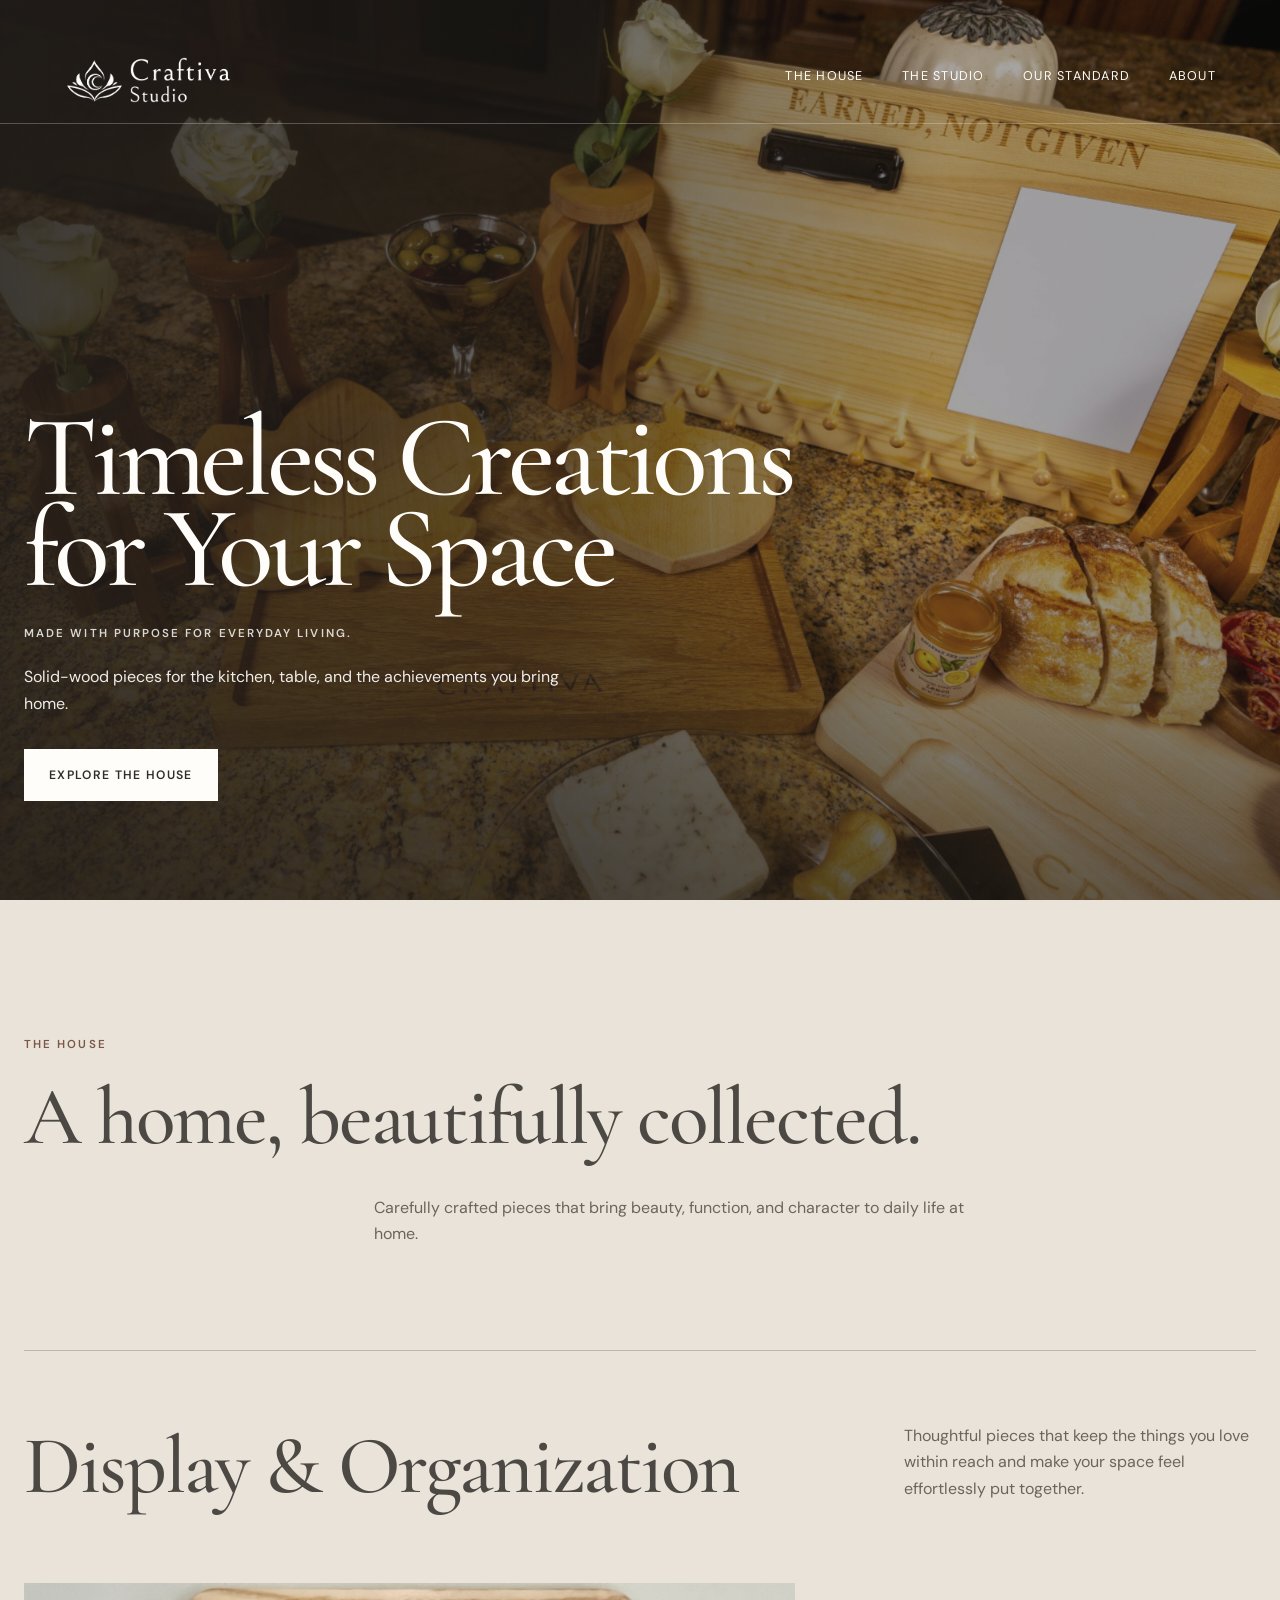
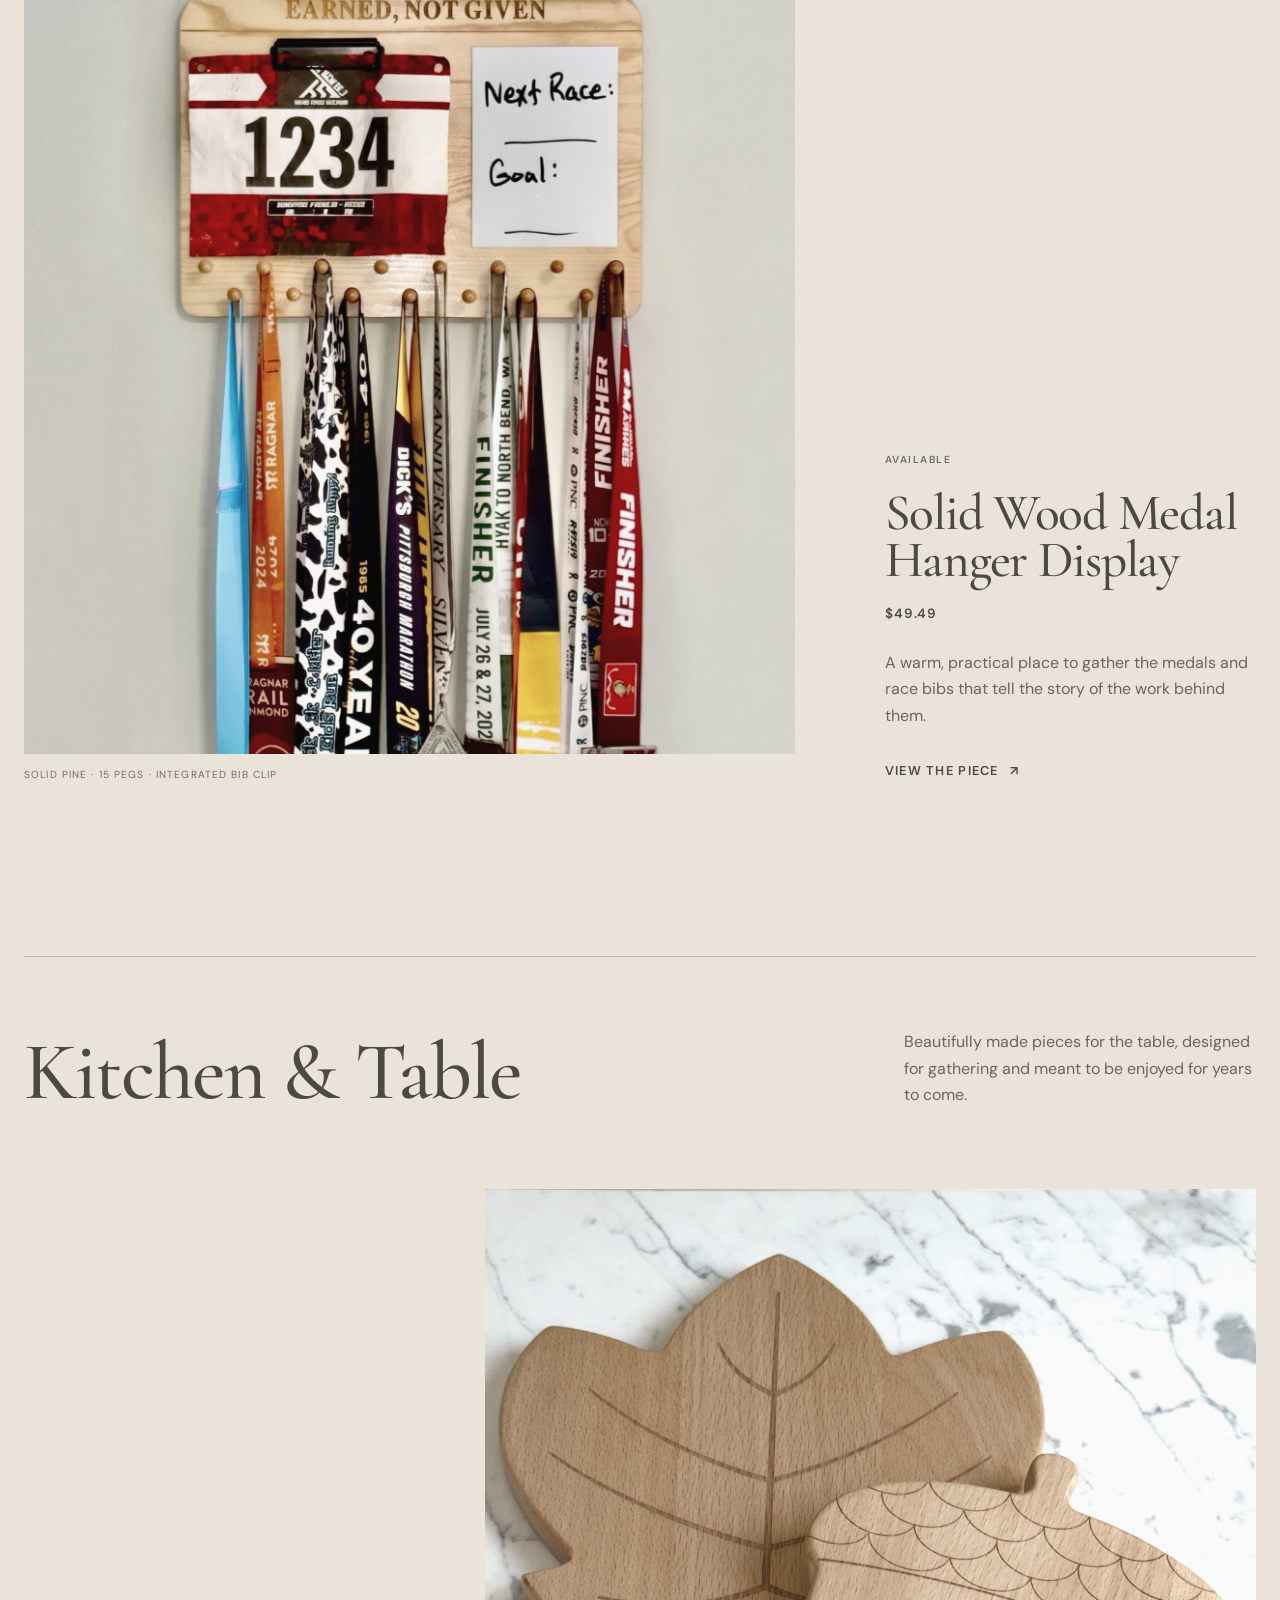
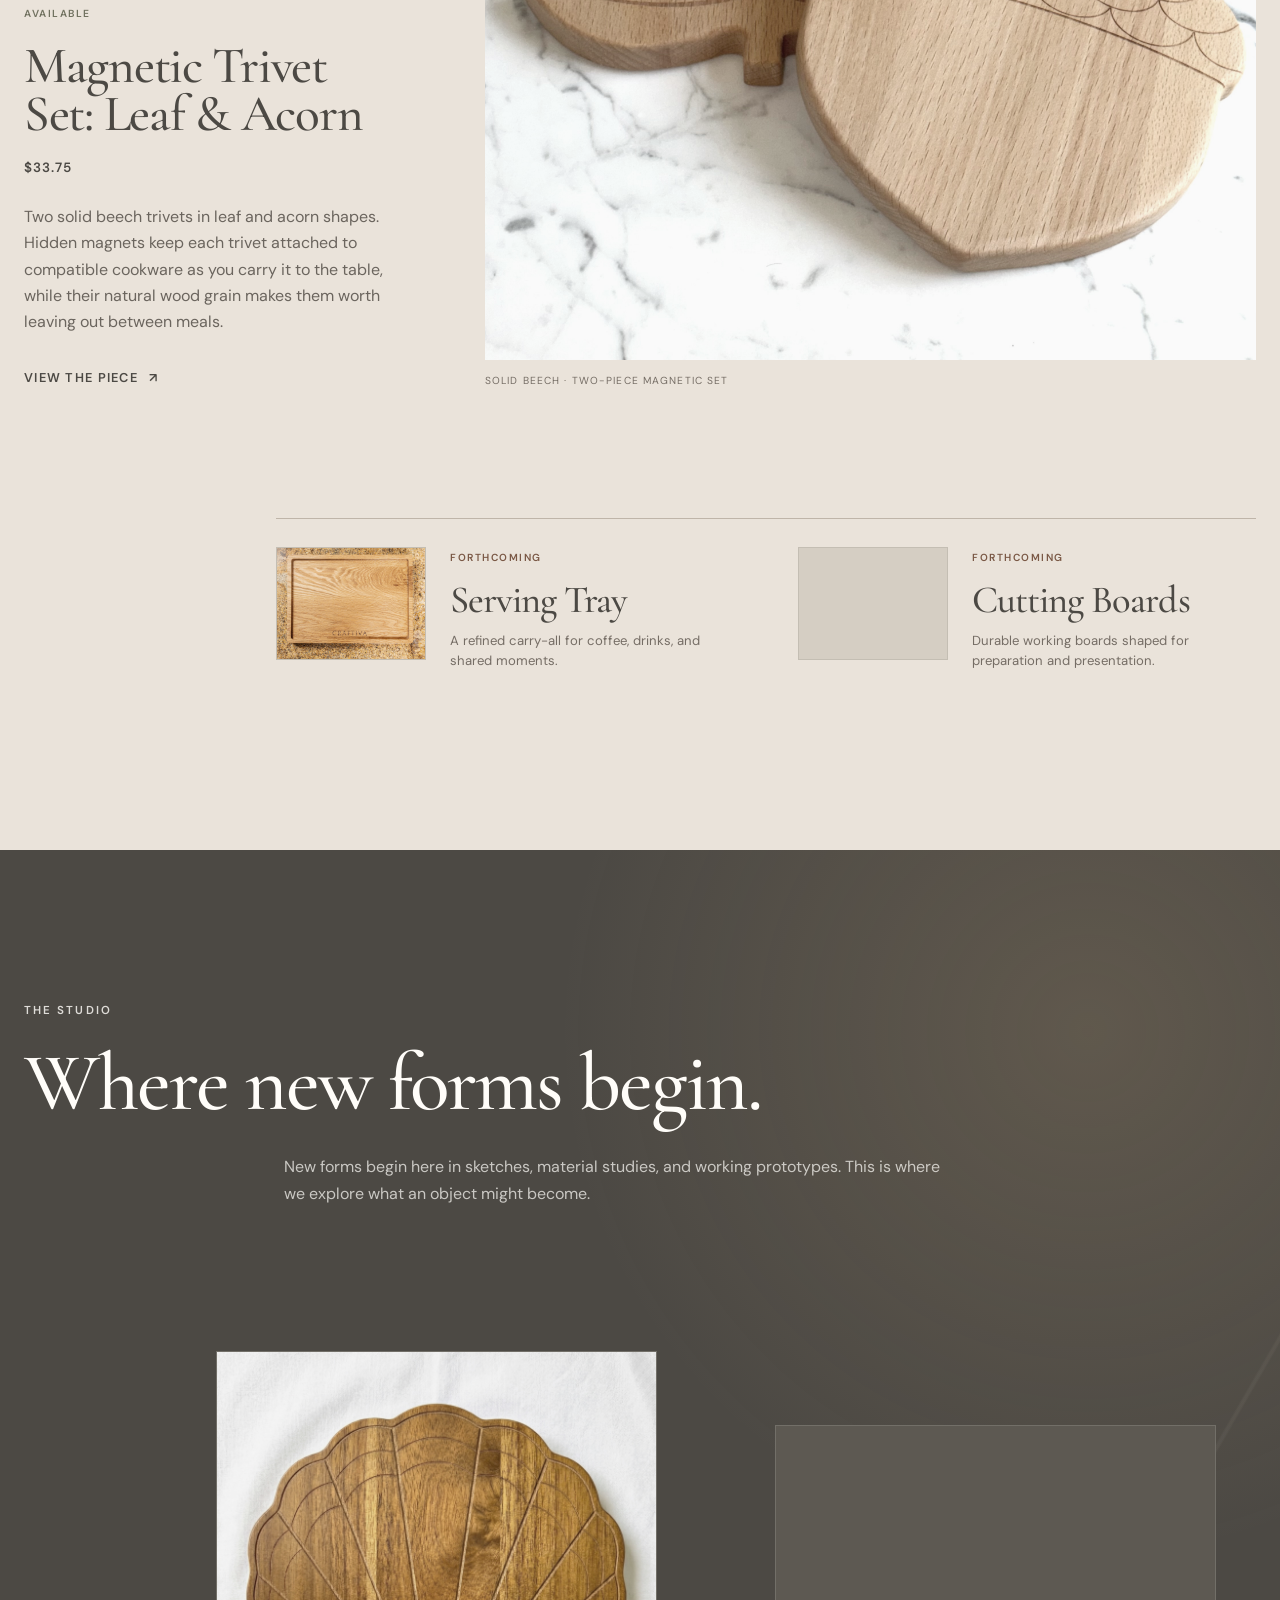
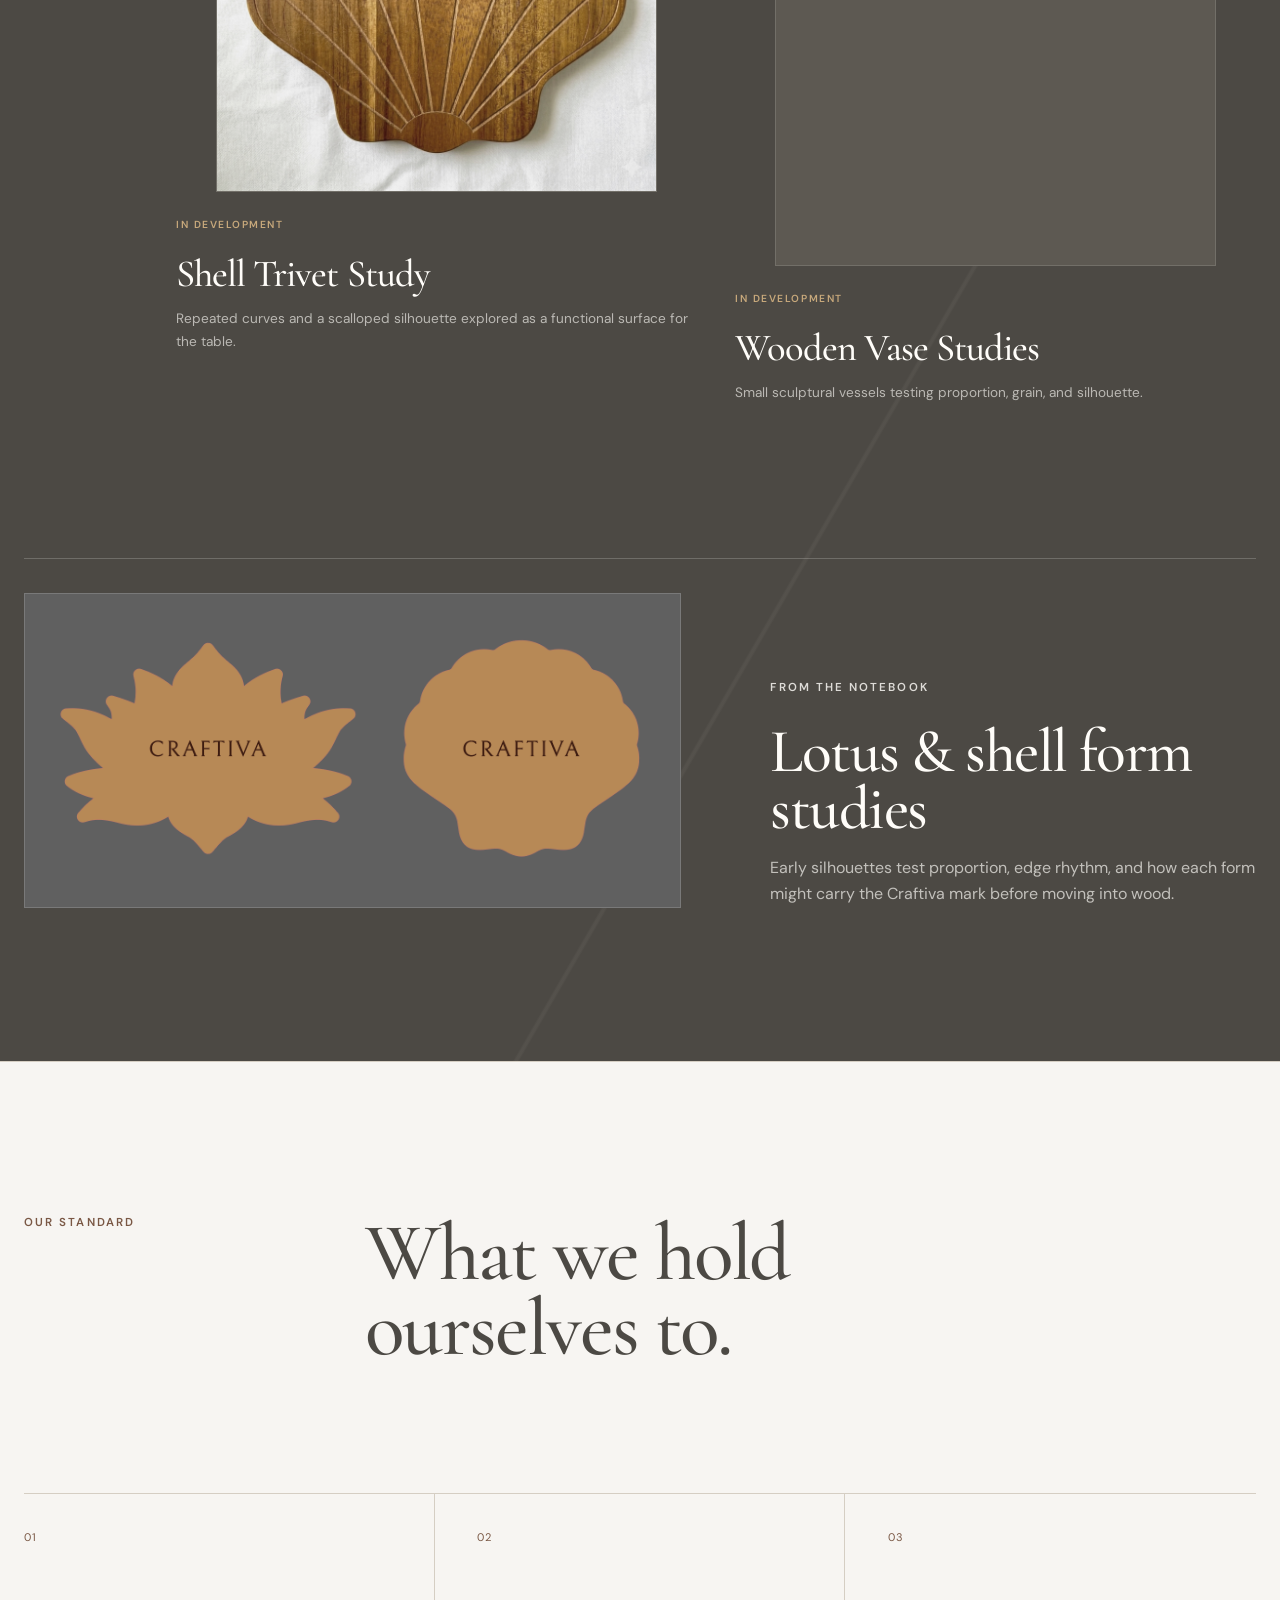
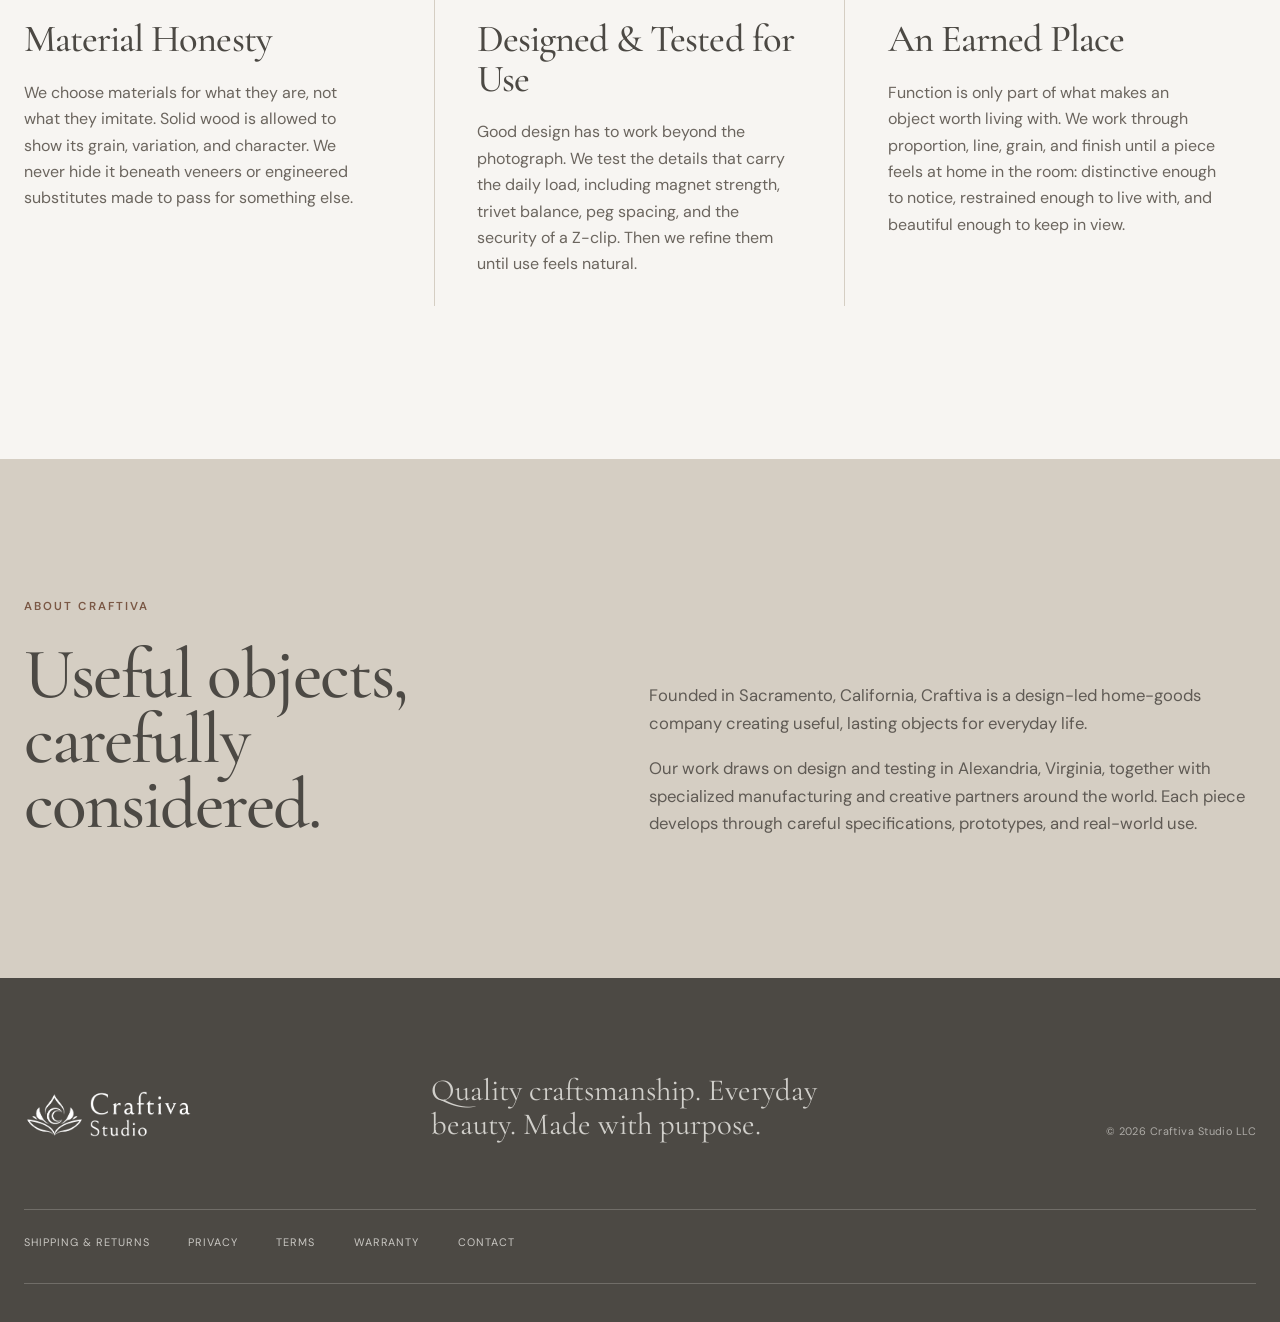
<file: index.html>
<!doctype html>
<html lang="en">
  <head>
    <meta charset="UTF-8">
    <meta name="viewport" content="width=device-width, initial-scale=1.0">
    <meta name="description" content="Craftiva creates useful, lasting objects for everyday life through quality craftsmanship, everyday beauty, and purposeful design.">
    <title>Craftiva | Timeless Creations for Your Space</title>
    <link rel="icon" href="/logo.png">
    <link rel="preconnect" href="https://fonts.googleapis.com">
    <link rel="preconnect" href="https://fonts.gstatic.com" crossorigin>
    <link href="https://fonts.googleapis.com/css2?family=Cormorant+Garamond:ital,wght@0,500;0,600;1,500&amp;family=DM+Sans:wght@400;500;600&amp;display=swap" rel="stylesheet">
    <link rel="stylesheet" href="/styles.css">
    <script src="/script.js" defer></script>
  </head>
  <body>
    <a class="skip-link" href="#main-content">Skip to content</a>

    

    <header class="site-header" data-header>
      <a class="brand" href="#top" aria-label="Craftiva home">
        <img src="/craftiva-logo-horizontal-white.png" alt="Craftiva">
      </a>
      <button class="menu-toggle" type="button" aria-expanded="false" aria-controls="primary-nav">
        <span class="menu-toggle__label">Menu</span>
        <span class="menu-toggle__icon" aria-hidden="true"></span>
      </button>
      <nav class="primary-nav" id="primary-nav" aria-label="Primary navigation" data-nav>
        <a href="#house">The House</a>
        <a href="#studio">The Studio</a>
        <a href="#standard">Our Standard</a>
        <a href="#about">About</a>
      </nav>
    </header>

    <main id="main-content">
      <section class="hero" id="top" aria-labelledby="hero-title">
        <picture class="hero__media">
          <source media="(max-width: 700px)" srcset="/images/home/home-hero-world-mobile.jpg">
          <img src="/images/home/home-hero-world.jpg" alt="Craftiva wood objects gathered around a medal display in a warmly styled kitchen" width="3200" height="2473">
        </picture>
        <div class="hero__veil" aria-hidden="true"></div>
        <div class="hero__content">
          <h1 id="hero-title">Timeless Creations<br>for Your Space</h1>
          <p class="hero__lede hero__lede--rituals">Made with purpose for everyday living.</p>
          <p class="hero__description">Solid-wood pieces for the kitchen, table, and the achievements you bring home.</p>
          <a class="button button--light" href="#house">Explore the House</a>
        </div>
      </section>

      <section class="section house house-world" id="house" aria-labelledby="house-title">
        <div class="section__inner">
          <div class="house__intro reveal">
            <p class="eyebrow">The House</p>
            <h2 id="house-title">A home, beautifully collected.</h2>
            <p>Carefully crafted pieces that bring beauty, function, and character to daily life at home.</p>
          </div>

          <article class="room reveal" aria-labelledby="display-room-title">
            <header class="room__heading">
              <h3 id="display-room-title">Display &amp; Organization</h3>
              <p>Thoughtful pieces that keep the things you love within reach and make your space feel effortlessly put together.</p>
            </header>
            <div class="room__feature">
              <figure class="room__image room__image--square room__image--medal-capacity">
                <img src="/images/home/p01-card-capacity.jpg" alt="Solid wood medal hanger display holding race bibs and a full collection of race medals beside a goal whiteboard" width="1596" height="1995">
                <figcaption>Solid pine · 15 pegs · Integrated bib clip</figcaption>
              </figure>
              <div class="room__piece">
                <p class="status-label">Available</p>
                <h4>Solid Wood Medal Hanger Display</h4>
                <p class="piece-price">$49.49</p>
                <p>A warm, practical place to gather the medals and race bibs that tell the story of the work behind them.</p>
                <a class="text-link" href="/products/solid-wood-medal-hanger-display/">View the Piece <span aria-hidden="true">↗</span></a>
              </div>
            </div>
          </article>

          <article class="room room--kitchen reveal" aria-labelledby="kitchen-room-title">
            <header class="room__heading">
              <h3 id="kitchen-room-title">Kitchen &amp; Table</h3>
              <p>Beautifully made pieces for the table, designed for gathering and meant to be enjoyed for years to come.</p>
            </header>
            <div class="room__feature room__feature--reverse">
              <figure class="room__image room__image--square">
                <img src="/images/products/p02/p02-main.jpg" alt="Leaf and acorn solid wood magnetic trivet set on a light marble surface" width="2692" height="2692">
                <figcaption>Solid beech · Two-piece magnetic set</figcaption>
              </figure>
              <div class="room__piece">
                <p class="status-label">Available</p>
                <h4>Magnetic Trivet Set: Leaf &amp; Acorn</h4>
                <p class="piece-price">$33.75</p>
                <p>Two solid beech trivets in leaf and acorn shapes. Hidden magnets keep each trivet attached to compatible cookware as you carry it to the table, while their natural wood grain makes them worth leaving out between meals.</p>
                <a class="text-link" href="/products/magnetic-trivet-set-leaf-acorn/">View the Piece <span aria-hidden="true">↗</span></a>
              </div>
            </div>

            <div class="forthcoming-shelf" aria-label="Forthcoming Kitchen and Table pieces">
              <article class="quiet-piece">
                <figure class="quiet-piece__image">
                  <img src="/images/studio/serving-tray.jpg" alt="Solid oak serving tray photographed from above" width="1800" height="1440" loading="lazy" decoding="async">
                </figure>
                <div>
                  <p class="status-label status-label--quiet">Forthcoming</p>
                  <h4>Serving Tray</h4>
                  <p>A refined carry-all for coffee, drinks, and shared moments.</p>
                </div>
              </article>
              <article class="quiet-piece">
                <figure class="quiet-piece__image">
                  <img src="/images/studio/cutting-board.jpg" alt="Solid maple cutting board in use with bread and a knife" width="1800" height="1391" loading="lazy" decoding="async">
                </figure>
                <div>
                  <p class="status-label status-label--quiet">Forthcoming</p>
                  <h4>Cutting Boards</h4>
                  <p>Durable working boards shaped for preparation and presentation.</p>
                </div>
              </article>
            </div>
          </article>
        </div>
      </section>

      <section class="section studio-world" id="studio" aria-labelledby="studio-title">
        <div class="section__inner">
          <div class="studio-world__intro reveal">
            <p class="eyebrow eyebrow--light">The Studio</p>
            <h2 id="studio-title">Where new forms begin.</h2>
            <p>New forms begin here in sketches, material studies, and working prototypes. This is where we explore what an object might become.</p>
          </div>

          <div class="studio-grid">
            <article class="studio-card reveal">
              <figure class="studio-card__image">
                <img src="/images/studio/shell-trivet-study.jpg" alt="Shell-shaped carved wood trivet study" width="1800" height="1800" loading="lazy" decoding="async">
              </figure>
              <p class="status-label status-label--studio">In Development</p>
              <h3>Shell Trivet Study</h3>
              <p>Repeated curves and a scalloped silhouette explored as a functional surface for the table.</p>
            </article>
            <article class="studio-card reveal">
              <figure class="studio-card__image">
                <img src="/images/studio/wooden-vases.jpg" alt="Three sculptural wooden vase studies holding fresh flowers" width="3024" height="3024" loading="lazy" decoding="async">
              </figure>
              <p class="status-label status-label--studio">In Development</p>
              <h3>Wooden Vase Studies</h3>
              <p>Small sculptural vessels testing proportion, grain, and silhouette.</p>
            </article>
          </div>

          <div class="studio-notebook reveal">
            <figure class="studio-notebook__image">
              <img src="/images/studio/notebook-lotus-shell-concepts.png" alt="Early lotus and shell trivet silhouette concepts" width="1412" height="676" loading="lazy" decoding="async">
            </figure>
            <div class="studio-notebook__copy">
              <p class="eyebrow eyebrow--light">From the notebook</p>
              <h3>Lotus &amp; shell form studies</h3>
              <p>Early silhouettes test proportion, edge rhythm, and how each form might carry the Craftiva mark before moving into wood.</p>
            </div>
          </div>
        </div>
      </section>

      <section class="section principles" id="standard" aria-labelledby="standard-title">
        <div class="section__inner">
          <div class="principles__intro reveal">
            <p class="eyebrow">Our Standard</p>
            <h2 id="standard-title">What we hold<br>ourselves to.</h2>
          </div>
          <div class="principles__list">
            <article class="principle reveal">
              <span>01</span>
              <div>
                <h3>Material Honesty</h3>
                <p>We choose materials for what they are, not what they imitate. Solid wood is allowed to show its grain, variation, and character. We never hide it beneath veneers or engineered substitutes made to pass for something else.</p>
              </div>
            </article>
            <article class="principle reveal">
              <span>02</span>
              <div>
                <h3>Designed &amp; Tested for Use</h3>
                <p>Good design has to work beyond the photograph. We test the details that carry the daily load, including magnet strength, trivet balance, peg spacing, and the security of a Z-clip. Then we refine them until use feels natural.</p>
              </div>
            </article>
            <article class="principle reveal">
              <span>03</span>
              <div>
                <h3>An Earned Place</h3>
                <p>Function is only part of what makes an object worth living with. We work through proportion, line, grain, and finish until a piece feels at home in the room: distinctive enough to notice, restrained enough to live with, and beautiful enough to keep in view.</p>
              </div>
            </article>
          </div>
        </div>
      </section>

      <section class="section about" id="about" aria-labelledby="about-title">
        <div class="section__inner about__layout reveal">
          <div>
            <p class="eyebrow">About Craftiva</p>
            <h2 id="about-title">Useful objects,<br>carefully considered.</h2>
          </div>
          <div class="about__copy">
            <p>Founded in Sacramento, California, Craftiva is a design-led home-goods company creating useful, lasting objects for everyday life.</p>
            <p>Our work draws on design and testing in Alexandria, Virginia, together with specialized manufacturing and creative partners around the world. Each piece develops through careful specifications, prototypes, and real-world use.</p>
          </div>
        </div>
      </section>
    </main>

    <footer class="site-footer">
      <div class="site-footer__inner">
        <a class="site-footer__brand" href="#top" aria-label="Back to top">
          <img src="/craftiva-logo-horizontal-white.png" alt="Craftiva">
        </a>
        <p class="site-footer__line">Quality craftsmanship. Everyday beauty. Made with purpose.</p>
        <p class="site-footer__copyright">© 2026 Craftiva Studio LLC</p>
        <nav class="site-footer__policies" aria-label="Contact and policies">
          <a href="/policies/shipping-returns/">Shipping &amp; Returns</a>
          <a href="/policies/privacy/">Privacy</a>
          <a href="/policies/terms/">Terms</a>
          <a href="/policies/warranty/">Warranty</a>
          <a href="mailto:support@craftiva.studio">Contact</a>
        </nav>
      </div>
    </footer>
  </body>
</html>
</file>
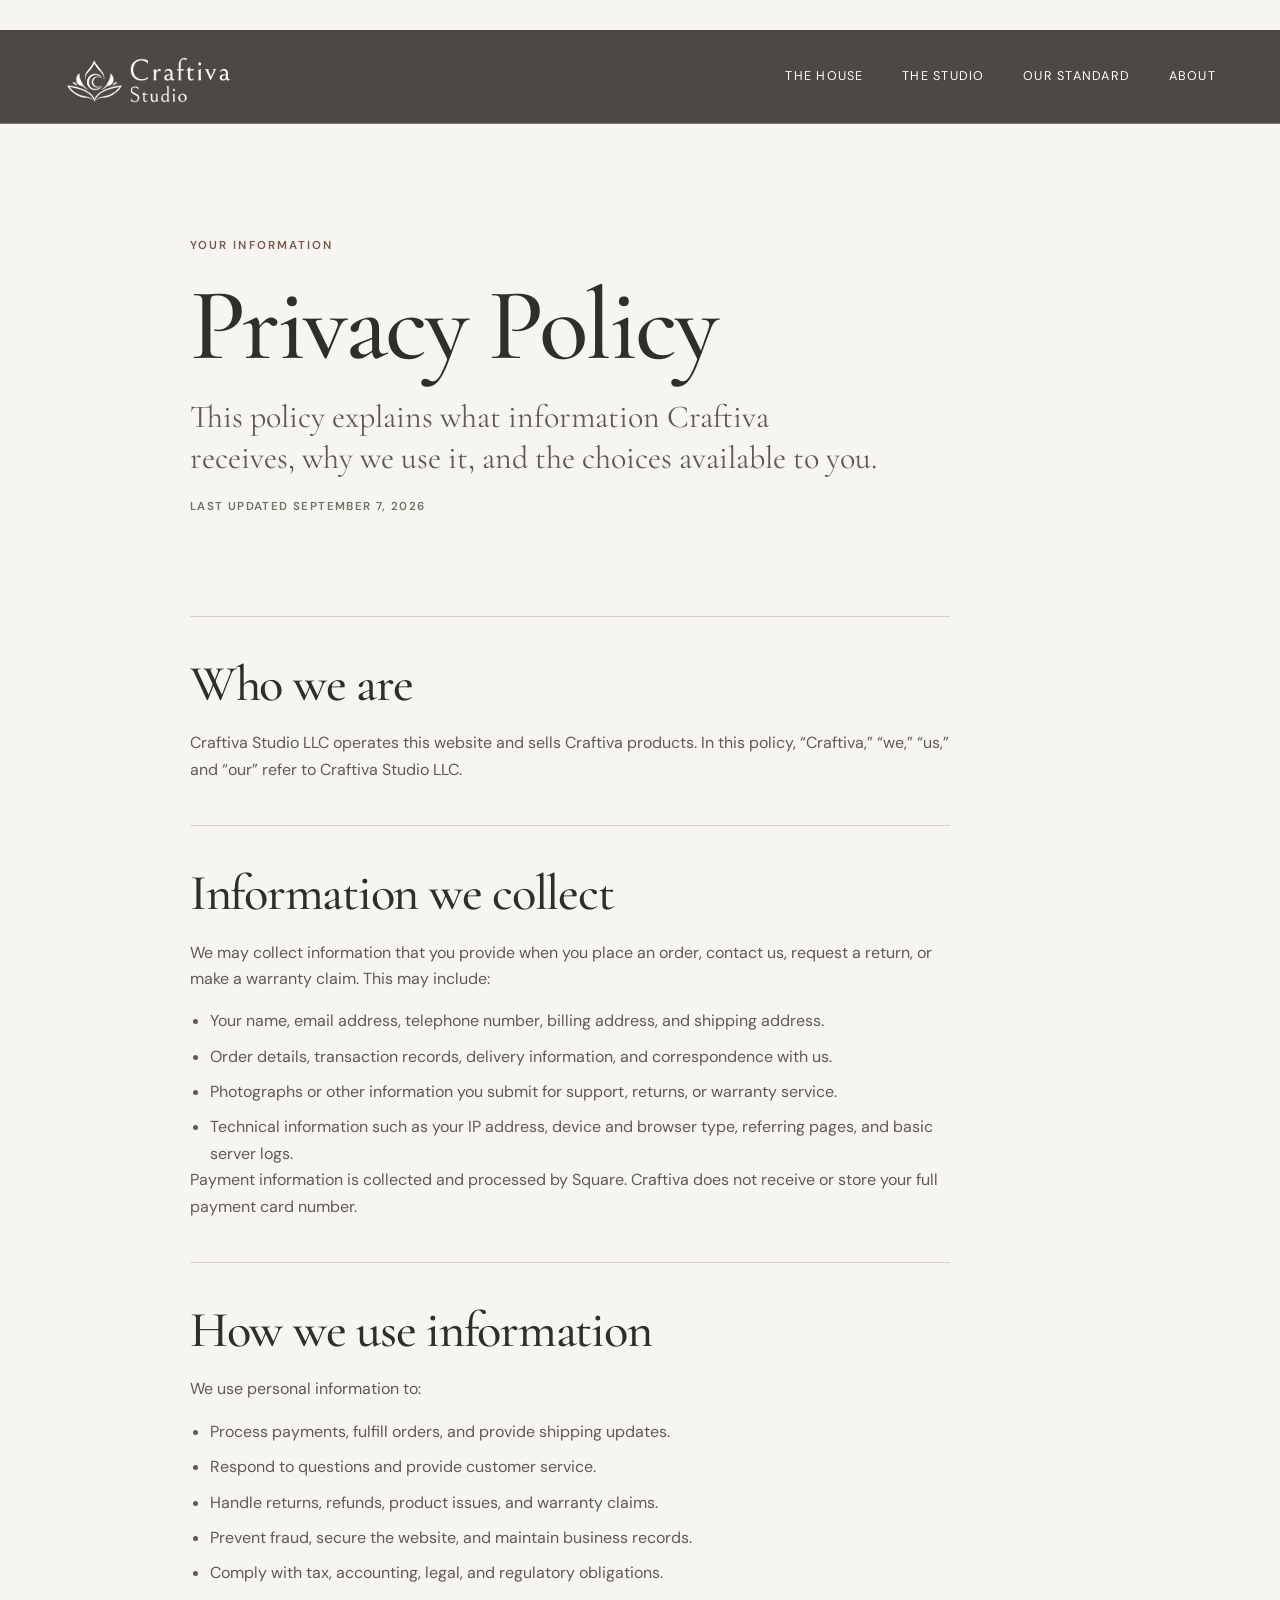
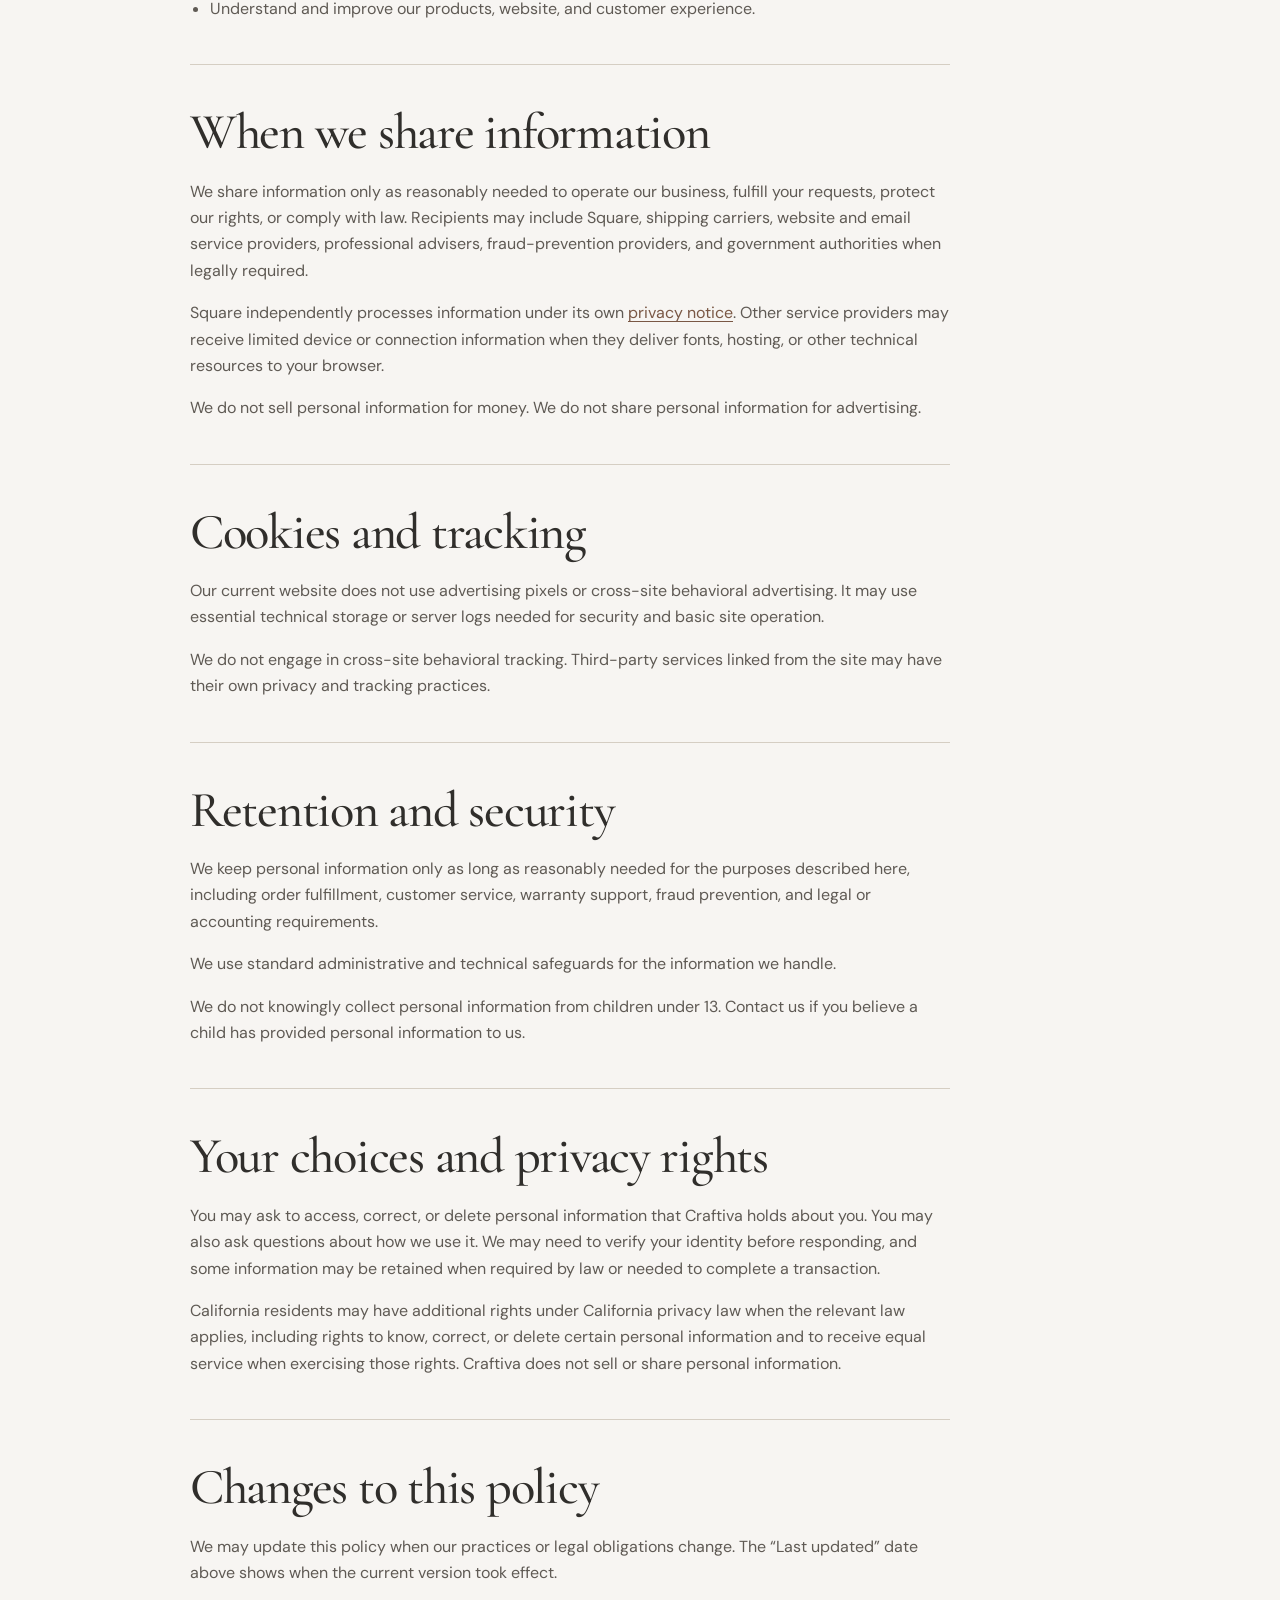
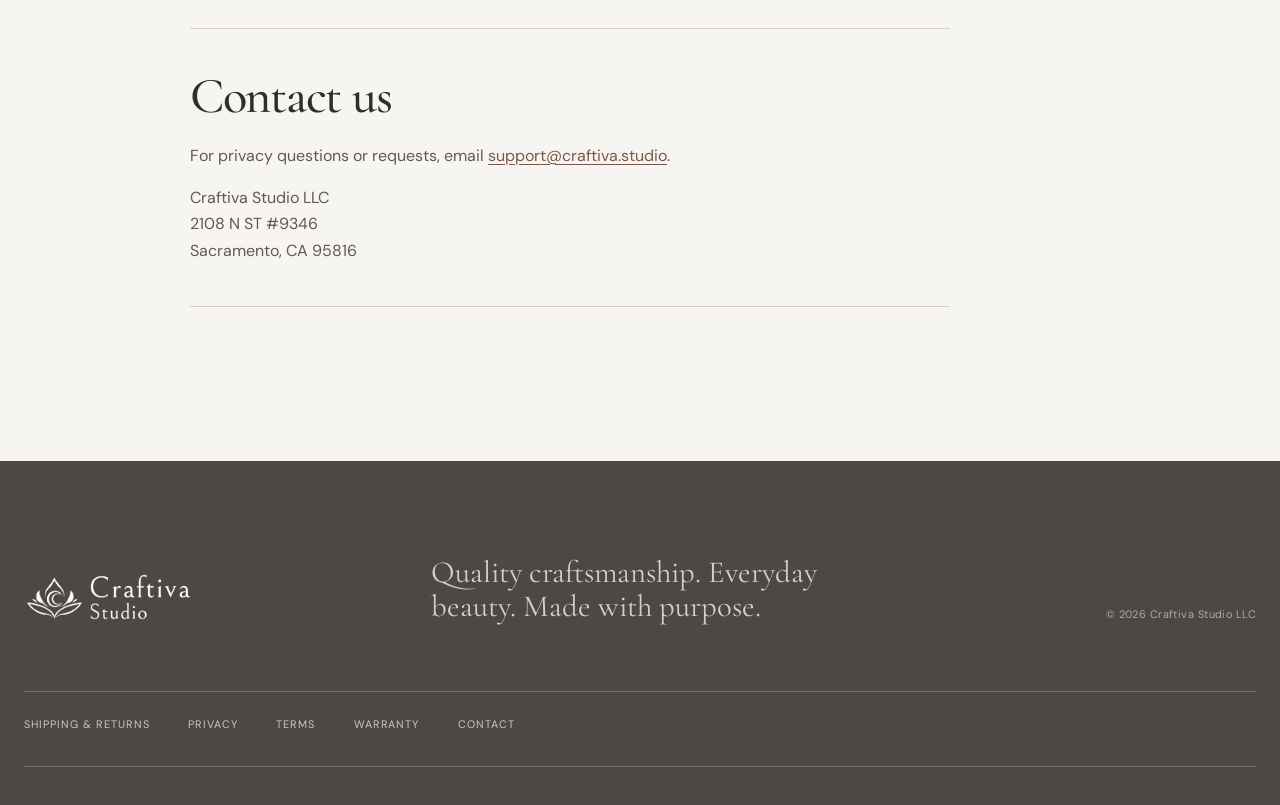
<file: policies/privacy/index.html>
<!doctype html>
<html lang="en">
  <head>
    <meta charset="UTF-8">
    <meta name="viewport" content="width=device-width, initial-scale=1.0">
    <meta name="description" content="How Craftiva Studio LLC collects, uses, and protects personal information.">
    <title>Privacy Policy | Craftiva</title>
    <link rel="icon" href="/logo.png">
    <link rel="preconnect" href="https://fonts.googleapis.com">
    <link rel="preconnect" href="https://fonts.gstatic.com" crossorigin>
    <link href="https://fonts.googleapis.com/css2?family=Cormorant+Garamond:ital,wght@0,500;0,600;1,500&amp;family=DM+Sans:wght@400;500;600&amp;display=swap" rel="stylesheet">
    <link rel="stylesheet" href="/styles.css">
    <script src="/script.js" defer></script>
  </head>
  <body class="policy-page">
    <a class="skip-link" href="#main-content">Skip to content</a>
    

    <header class="site-header site-header--product">
      <a class="brand" href="/" aria-label="Craftiva home">
        <img src="/craftiva-logo-horizontal-white.png" alt="Craftiva">
      </a>
      <button class="menu-toggle" type="button" aria-expanded="false" aria-controls="primary-nav">
        <span class="menu-toggle__label">Menu</span>
        <span class="menu-toggle__icon" aria-hidden="true"></span>
      </button>
      <nav class="primary-nav" id="primary-nav" aria-label="Primary navigation">
        <a href="/#house">The House</a>
        <a href="/#studio">The Studio</a>
        <a href="/#standard">Our Standard</a>
        <a href="/#about">About</a>
      </nav>
    </header>

    <main class="policy-main" id="main-content">
      <div class="policy-shell">
        <header class="policy-header">
          <p class="eyebrow">Your Information</p>
          <h1>Privacy Policy</h1>
          <p class="policy-header__lede">This policy explains what information Craftiva receives, why we use it, and the choices available to you.</p>
          <p class="policy-updated">Last updated September 7, 2026</p>
        </header>

        <div class="policy-content">
          <section class="policy-section">
            <h2>Who we are</h2>
            <p>Craftiva Studio LLC operates this website and sells Craftiva products. In this policy, “Craftiva,” “we,” “us,” and “our” refer to Craftiva Studio LLC.</p>
          </section>

          <section class="policy-section">
            <h2>Information we collect</h2>
            <p>We may collect information that you provide when you place an order, contact us, request a return, or make a warranty claim. This may include:</p>
            <ul>
              <li>Your name, email address, telephone number, billing address, and shipping address.</li>
              <li>Order details, transaction records, delivery information, and correspondence with us.</li>
              <li>Photographs or other information you submit for support, returns, or warranty service.</li>
              <li>Technical information such as your IP address, device and browser type, referring pages, and basic server logs.</li>
            </ul>
            <p>Payment information is collected and processed by Square. Craftiva does not receive or store your full payment card number.</p>
          </section>

          <section class="policy-section">
            <h2>How we use information</h2>
            <p>We use personal information to:</p>
            <ul>
              <li>Process payments, fulfill orders, and provide shipping updates.</li>
              <li>Respond to questions and provide customer service.</li>
              <li>Handle returns, refunds, product issues, and warranty claims.</li>
              <li>Prevent fraud, secure the website, and maintain business records.</li>
              <li>Comply with tax, accounting, legal, and regulatory obligations.</li>
              <li>Understand and improve our products, website, and customer experience.</li>
            </ul>
          </section>

          <section class="policy-section">
            <h2>When we share information</h2>
            <p>We share information only as reasonably needed to operate our business, fulfill your requests, protect our rights, or comply with law. Recipients may include Square, shipping carriers, website and email service providers, professional advisers, fraud-prevention providers, and government authorities when legally required.</p>
            <p>Square independently processes information under its own <a href="https://squareup.com/us/en/legal/general/privacy" rel="noopener noreferrer">privacy notice</a>. Other service providers may receive limited device or connection information when they deliver fonts, hosting, or other technical resources to your browser.</p>
            <p>We do not sell personal information for money. We do not share personal information for advertising.</p>
          </section>

          <section class="policy-section">
            <h2>Cookies and tracking</h2>
            <p>Our current website does not use advertising pixels or cross-site behavioral advertising. It may use essential technical storage or server logs needed for security and basic site operation.</p>
            <p>We do not engage in cross-site behavioral tracking. Third-party services linked from the site may have their own privacy and tracking practices.</p>
          </section>

          <section class="policy-section">
            <h2>Retention and security</h2>
            <p>We keep personal information only as long as reasonably needed for the purposes described here, including order fulfillment, customer service, warranty support, fraud prevention, and legal or accounting requirements.</p>
            <p>We use standard administrative and technical safeguards for the information we handle.</p>
            <p>We do not knowingly collect personal information from children under 13. Contact us if you believe a child has provided personal information to us.</p>
          </section>

          <section class="policy-section">
            <h2>Your choices and privacy rights</h2>
            <p>You may ask to access, correct, or delete personal information that Craftiva holds about you. You may also ask questions about how we use it. We may need to verify your identity before responding, and some information may be retained when required by law or needed to complete a transaction.</p>
            <p>California residents may have additional rights under California privacy law when the relevant law applies, including rights to know, correct, or delete certain personal information and to receive equal service when exercising those rights. Craftiva does not sell or share personal information.</p>
          </section>

          <section class="policy-section">
            <h2>Changes to this policy</h2>
            <p>We may update this policy when our practices or legal obligations change. The “Last updated” date above shows when the current version took effect.</p>
          </section>

          <section class="policy-section policy-contact">
            <h2>Contact us</h2>
            <p>For privacy questions or requests, email <a href="mailto:support@craftiva.studio">support@craftiva.studio</a>.</p>
            <address>
              Craftiva Studio LLC<br>
              2108 N ST #9346<br>
              Sacramento, CA 95816
            </address>
          </section>
        </div>
      </div>
    </main>

    <footer class="site-footer">
      <div class="site-footer__inner">
        <a class="site-footer__brand" href="/" aria-label="Craftiva home">
          <img src="/craftiva-logo-horizontal-white.png" alt="Craftiva">
        </a>
        <p class="site-footer__line">Quality craftsmanship. Everyday beauty. Made with purpose.</p>
        <p class="site-footer__copyright">© 2026 Craftiva Studio LLC</p>
        <nav class="site-footer__policies" aria-label="Contact and policies">
          <a href="/policies/shipping-returns/">Shipping &amp; Returns</a>
          <a aria-current="page" href="/policies/privacy/">Privacy</a>
          <a href="/policies/terms/">Terms</a>
          <a href="/policies/warranty/">Warranty</a>
          <a href="mailto:support@craftiva.studio">Contact</a>
        </nav>
      </div>
    </footer>
  </body>
</html>
</file>
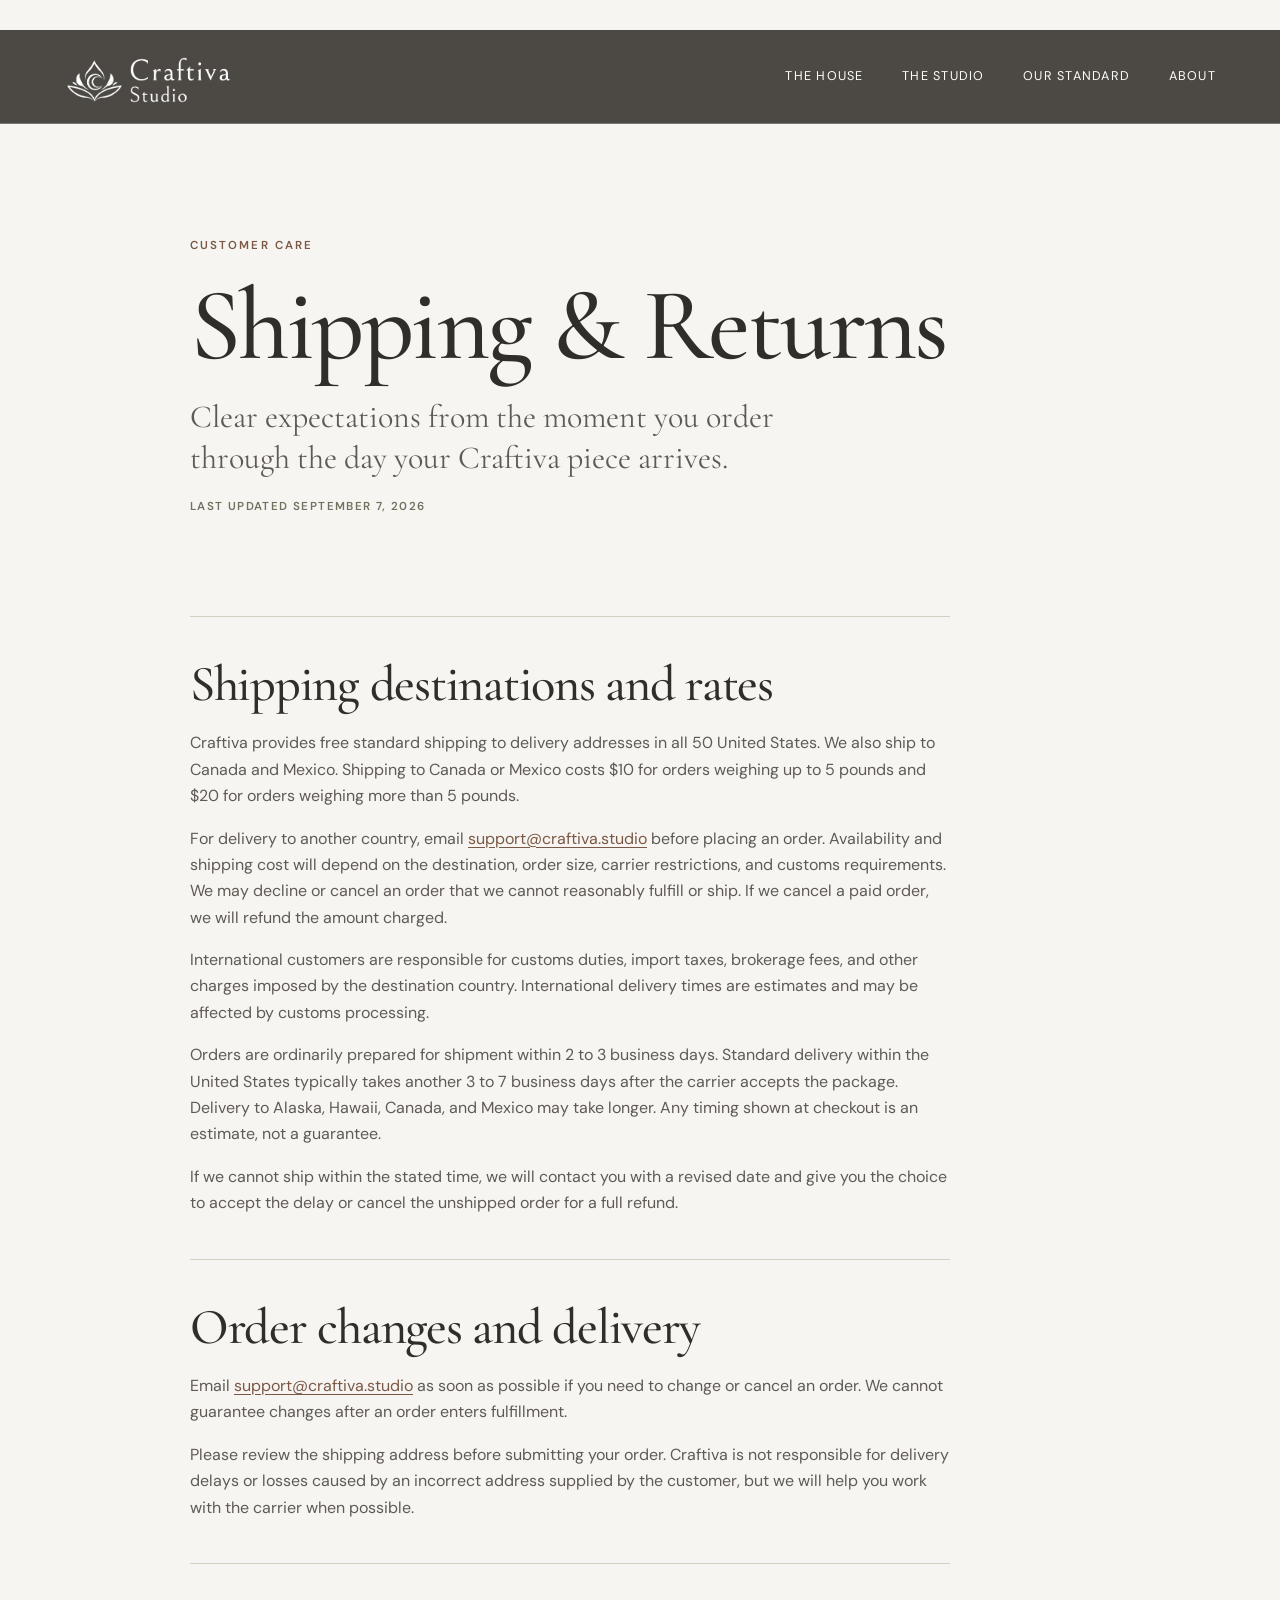
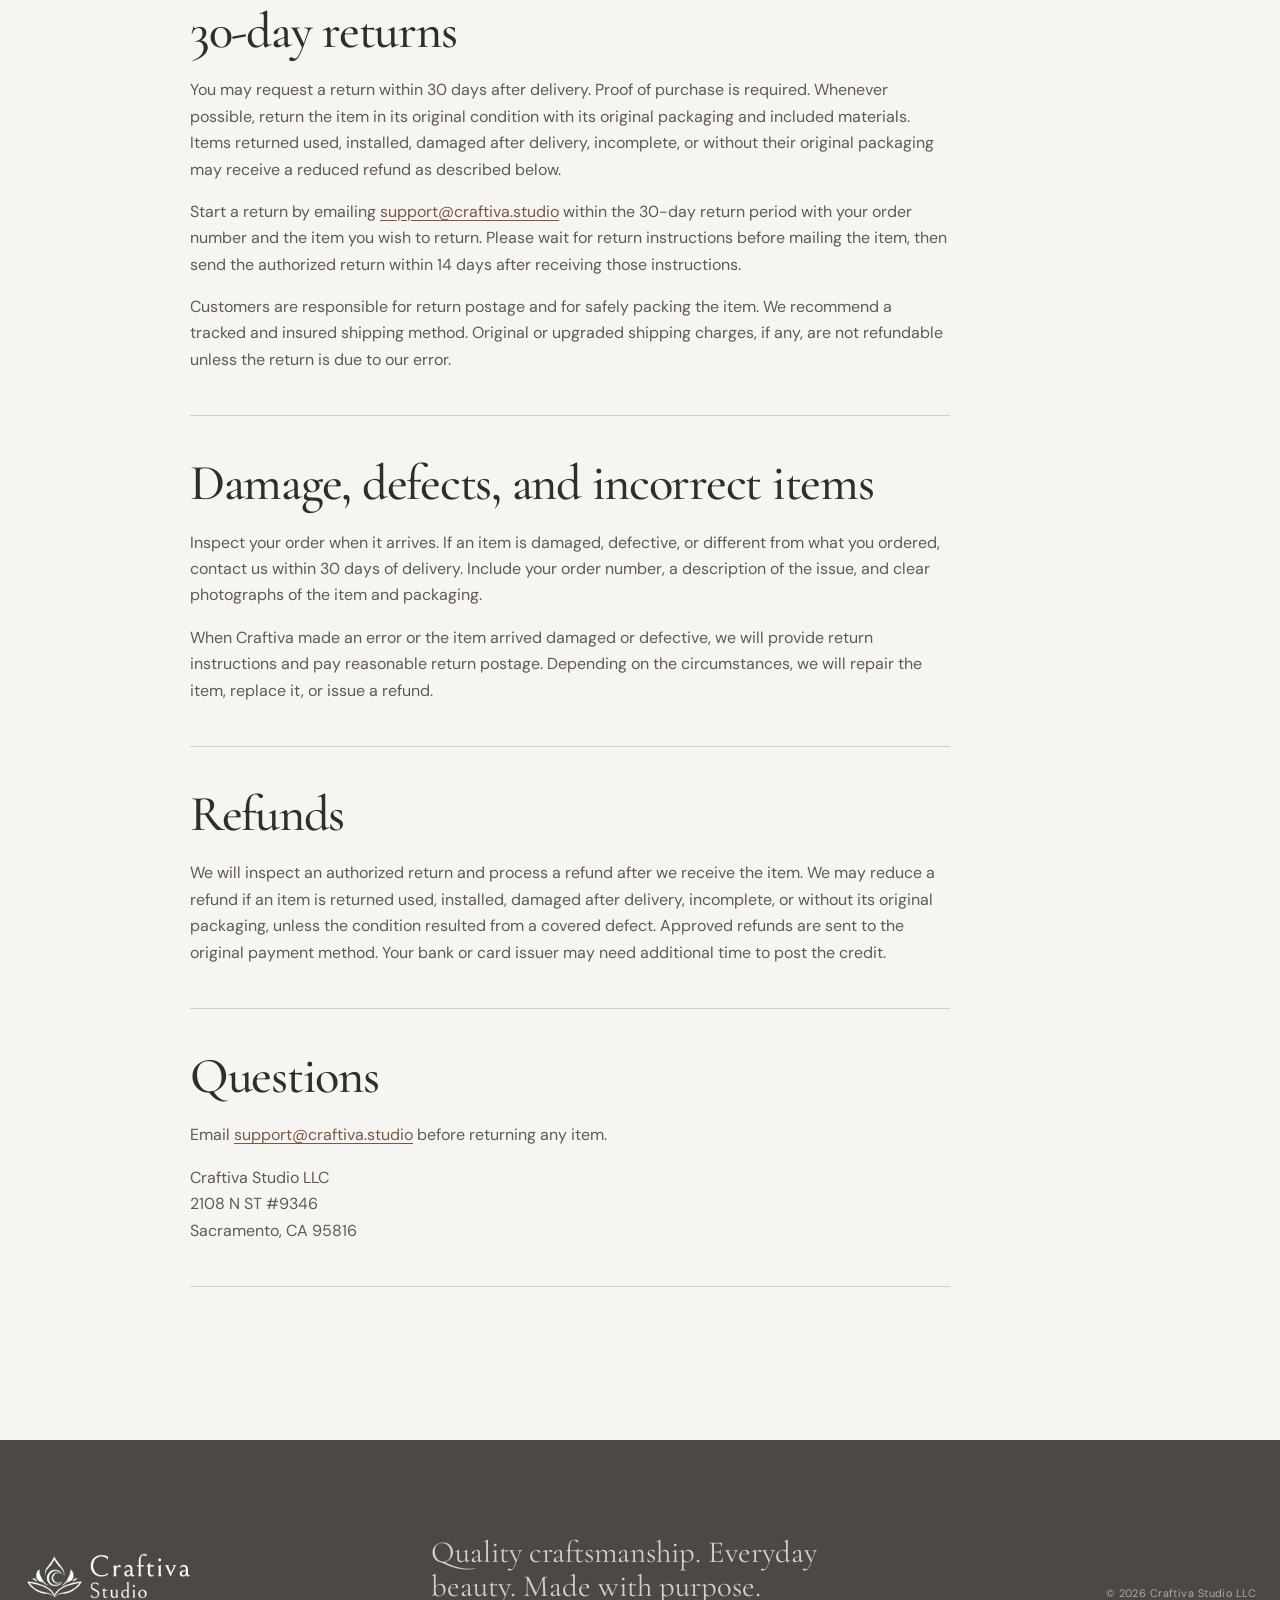
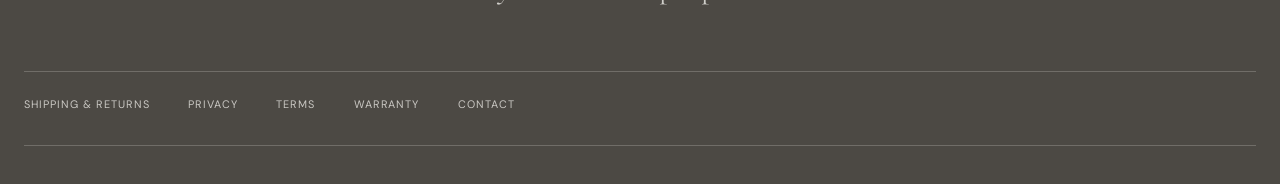
<file: policies/shipping-returns/index.html>
<!doctype html>
<html lang="en">
  <head>
    <meta charset="UTF-8">
    <meta name="viewport" content="width=device-width, initial-scale=1.0">
    <meta name="description" content="Craftiva shipping, delivery, returns, exchanges, and refund policy.">
    <title>Shipping &amp; Returns | Craftiva</title>
    <link rel="icon" href="/logo.png">
    <link rel="preconnect" href="https://fonts.googleapis.com">
    <link rel="preconnect" href="https://fonts.gstatic.com" crossorigin>
    <link href="https://fonts.googleapis.com/css2?family=Cormorant+Garamond:ital,wght@0,500;0,600;1,500&amp;family=DM+Sans:wght@400;500;600&amp;display=swap" rel="stylesheet">
    <link rel="stylesheet" href="/styles.css">
    <script src="/script.js" defer></script>
  </head>
  <body class="policy-page">
    <a class="skip-link" href="#main-content">Skip to content</a>
    

    <header class="site-header site-header--product">
      <a class="brand" href="/" aria-label="Craftiva home">
        <img src="/craftiva-logo-horizontal-white.png" alt="Craftiva">
      </a>
      <button class="menu-toggle" type="button" aria-expanded="false" aria-controls="primary-nav">
        <span class="menu-toggle__label">Menu</span>
        <span class="menu-toggle__icon" aria-hidden="true"></span>
      </button>
      <nav class="primary-nav" id="primary-nav" aria-label="Primary navigation">
        <a href="/#house">The House</a>
        <a href="/#studio">The Studio</a>
        <a href="/#standard">Our Standard</a>
        <a href="/#about">About</a>
      </nav>
    </header>

    <main class="policy-main" id="main-content">
      <div class="policy-shell">
        <header class="policy-header">
          <p class="eyebrow">Customer Care</p>
          <h1>Shipping &amp; Returns</h1>
          <p class="policy-header__lede">Clear expectations from the moment you order through the day your Craftiva piece arrives.</p>
          <p class="policy-updated">Last updated September 7, 2026</p>
        </header>

        <div class="policy-content">
          <section class="policy-section">
            <h2>Shipping destinations and rates</h2>
            <p>Craftiva provides free standard shipping to delivery addresses in all 50 United States. We also ship to Canada and Mexico. Shipping to Canada or Mexico costs $10 for orders weighing up to 5 pounds and $20 for orders weighing more than 5 pounds.</p>
            <p>For delivery to another country, email <a href="mailto:support@craftiva.studio">support@craftiva.studio</a> before placing an order. Availability and shipping cost will depend on the destination, order size, carrier restrictions, and customs requirements. We may decline or cancel an order that we cannot reasonably fulfill or ship. If we cancel a paid order, we will refund the amount charged.</p>
            <p>International customers are responsible for customs duties, import taxes, brokerage fees, and other charges imposed by the destination country. International delivery times are estimates and may be affected by customs processing.</p>
            <p>Orders are ordinarily prepared for shipment within 2 to 3 business days. Standard delivery within the United States typically takes another 3 to 7 business days after the carrier accepts the package. Delivery to Alaska, Hawaii, Canada, and Mexico may take longer. Any timing shown at checkout is an estimate, not a guarantee.</p>
            <p>If we cannot ship within the stated time, we will contact you with a revised date and give you the choice to accept the delay or cancel the unshipped order for a full refund.</p>
          </section>

          <section class="policy-section">
            <h2>Order changes and delivery</h2>
            <p>Email <a href="mailto:support@craftiva.studio">support@craftiva.studio</a> as soon as possible if you need to change or cancel an order. We cannot guarantee changes after an order enters fulfillment.</p>
            <p>Please review the shipping address before submitting your order. Craftiva is not responsible for delivery delays or losses caused by an incorrect address supplied by the customer, but we will help you work with the carrier when possible.</p>
          </section>

          <section class="policy-section">
            <h2>30-day returns</h2>
            <p>You may request a return within 30 days after delivery. Proof of purchase is required. Whenever possible, return the item in its original condition with its original packaging and included materials. Items returned used, installed, damaged after delivery, incomplete, or without their original packaging may receive a reduced refund as described below.</p>
            <p>Start a return by emailing <a href="mailto:support@craftiva.studio">support@craftiva.studio</a> within the 30-day return period with your order number and the item you wish to return. Please wait for return instructions before mailing the item, then send the authorized return within 14 days after receiving those instructions.</p>
            <p>Customers are responsible for return postage and for safely packing the item. We recommend a tracked and insured shipping method. Original or upgraded shipping charges, if any, are not refundable unless the return is due to our error.</p>
          </section>

          <section class="policy-section">
            <h2>Damage, defects, and incorrect items</h2>
            <p>Inspect your order when it arrives. If an item is damaged, defective, or different from what you ordered, contact us within 30 days of delivery. Include your order number, a description of the issue, and clear photographs of the item and packaging.</p>
            <p>When Craftiva made an error or the item arrived damaged or defective, we will provide return instructions and pay reasonable return postage. Depending on the circumstances, we will repair the item, replace it, or issue a refund.</p>
          </section>

          <section class="policy-section">
            <h2>Refunds</h2>
            <p>We will inspect an authorized return and process a refund after we receive the item. We may reduce a refund if an item is returned used, installed, damaged after delivery, incomplete, or without its original packaging, unless the condition resulted from a covered defect. Approved refunds are sent to the original payment method. Your bank or card issuer may need additional time to post the credit.</p>
          </section>

          <section class="policy-section policy-contact">
            <h2>Questions</h2>
            <p>Email <a href="mailto:support@craftiva.studio">support@craftiva.studio</a> before returning any item.</p>
            <address>
              Craftiva Studio LLC<br>
              2108 N ST #9346<br>
              Sacramento, CA 95816
            </address>
          </section>
        </div>
      </div>
    </main>

    <footer class="site-footer">
      <div class="site-footer__inner">
        <a class="site-footer__brand" href="/" aria-label="Craftiva home">
          <img src="/craftiva-logo-horizontal-white.png" alt="Craftiva">
        </a>
        <p class="site-footer__line">Quality craftsmanship. Everyday beauty. Made with purpose.</p>
        <p class="site-footer__copyright">© 2026 Craftiva Studio LLC</p>
        <nav class="site-footer__policies" aria-label="Contact and policies">
          <a aria-current="page" href="/policies/shipping-returns/">Shipping &amp; Returns</a>
          <a href="/policies/privacy/">Privacy</a>
          <a href="/policies/terms/">Terms</a>
          <a href="/policies/warranty/">Warranty</a>
          <a href="mailto:support@craftiva.studio">Contact</a>
        </nav>
      </div>
    </footer>
  </body>
</html>
</file>
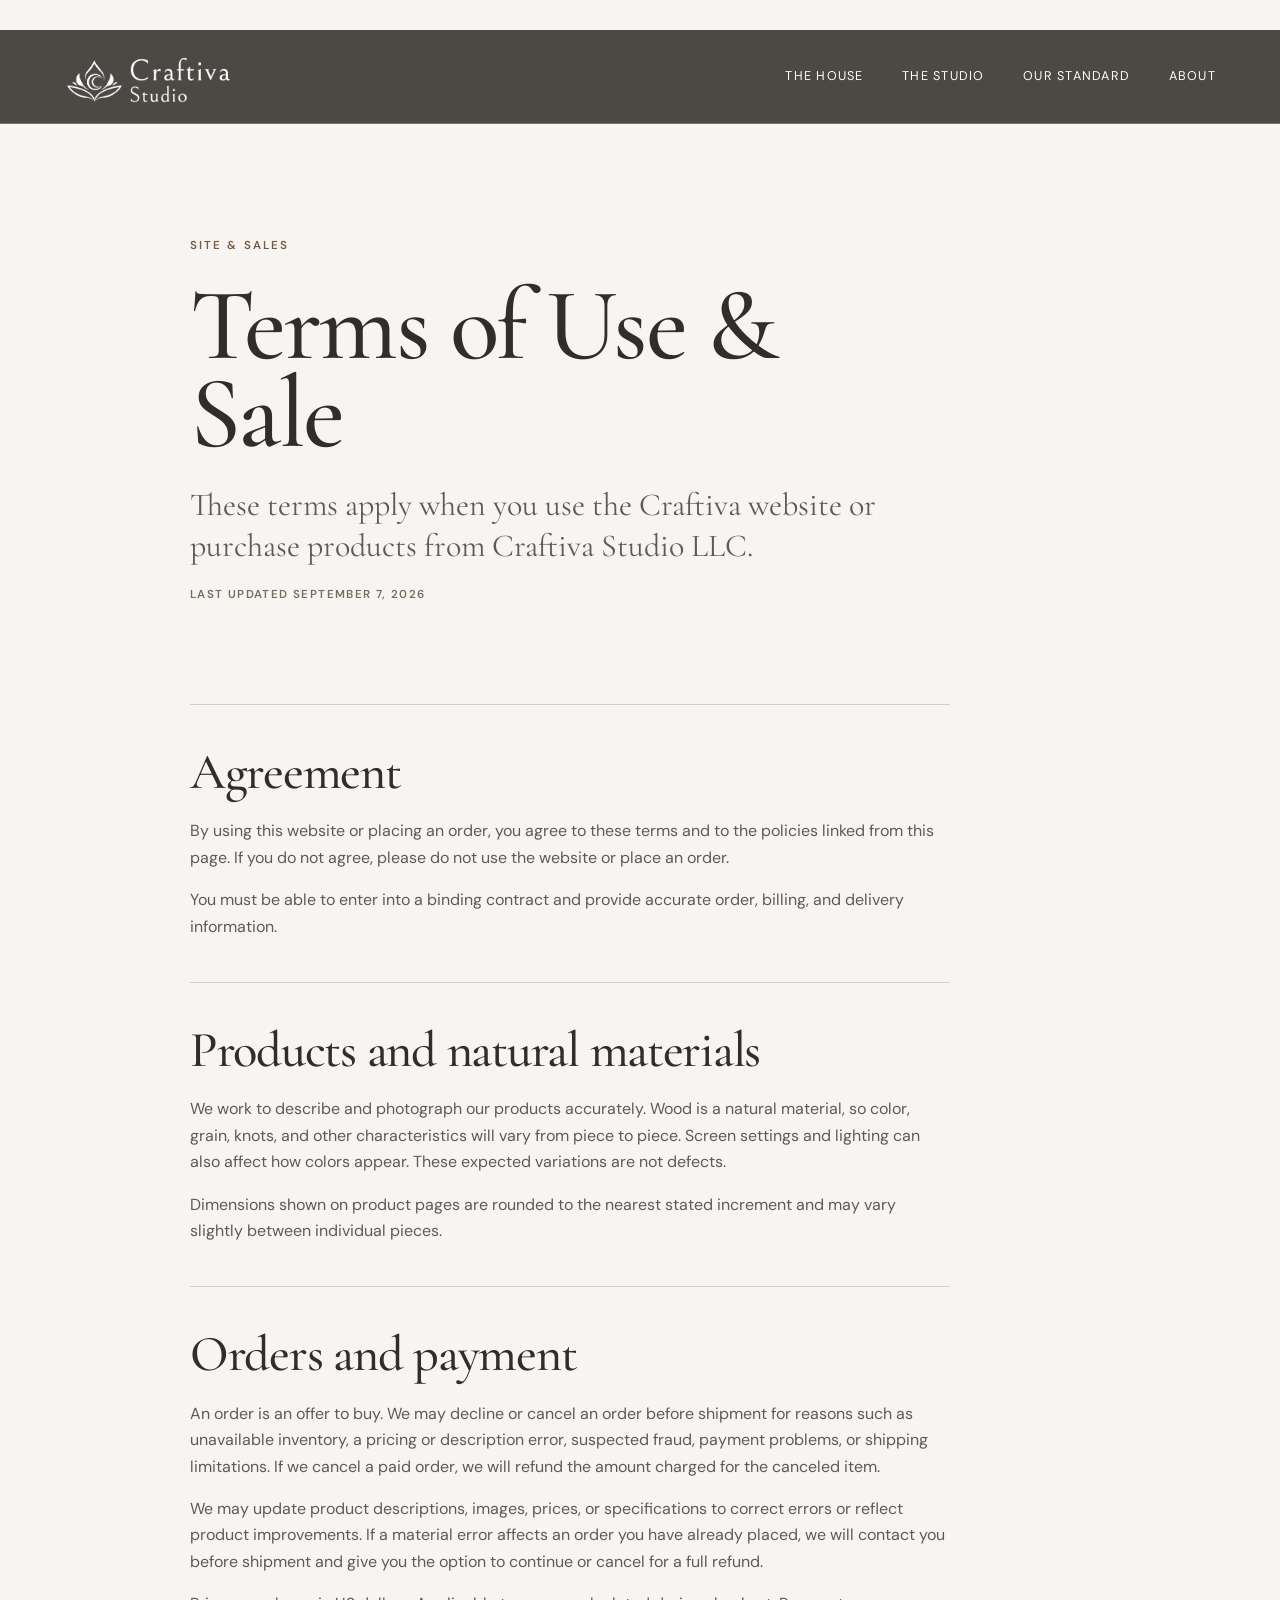
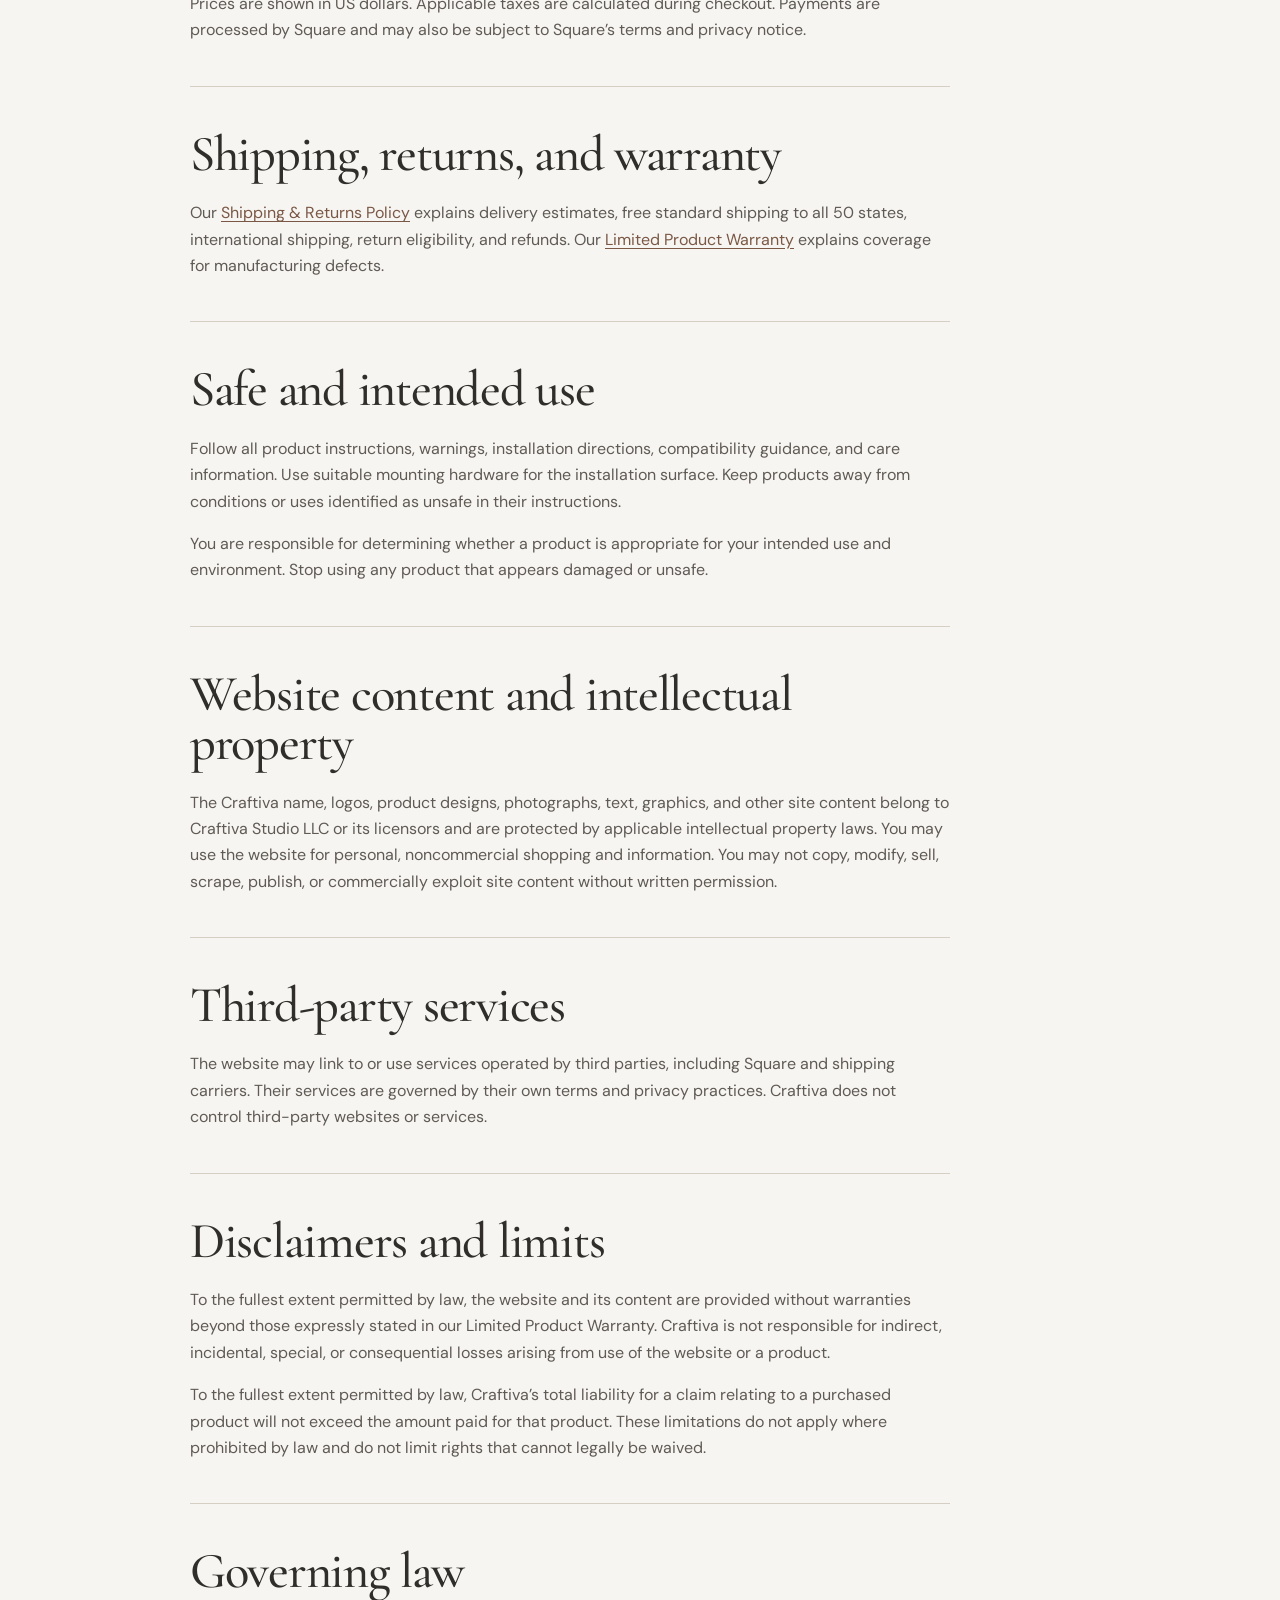
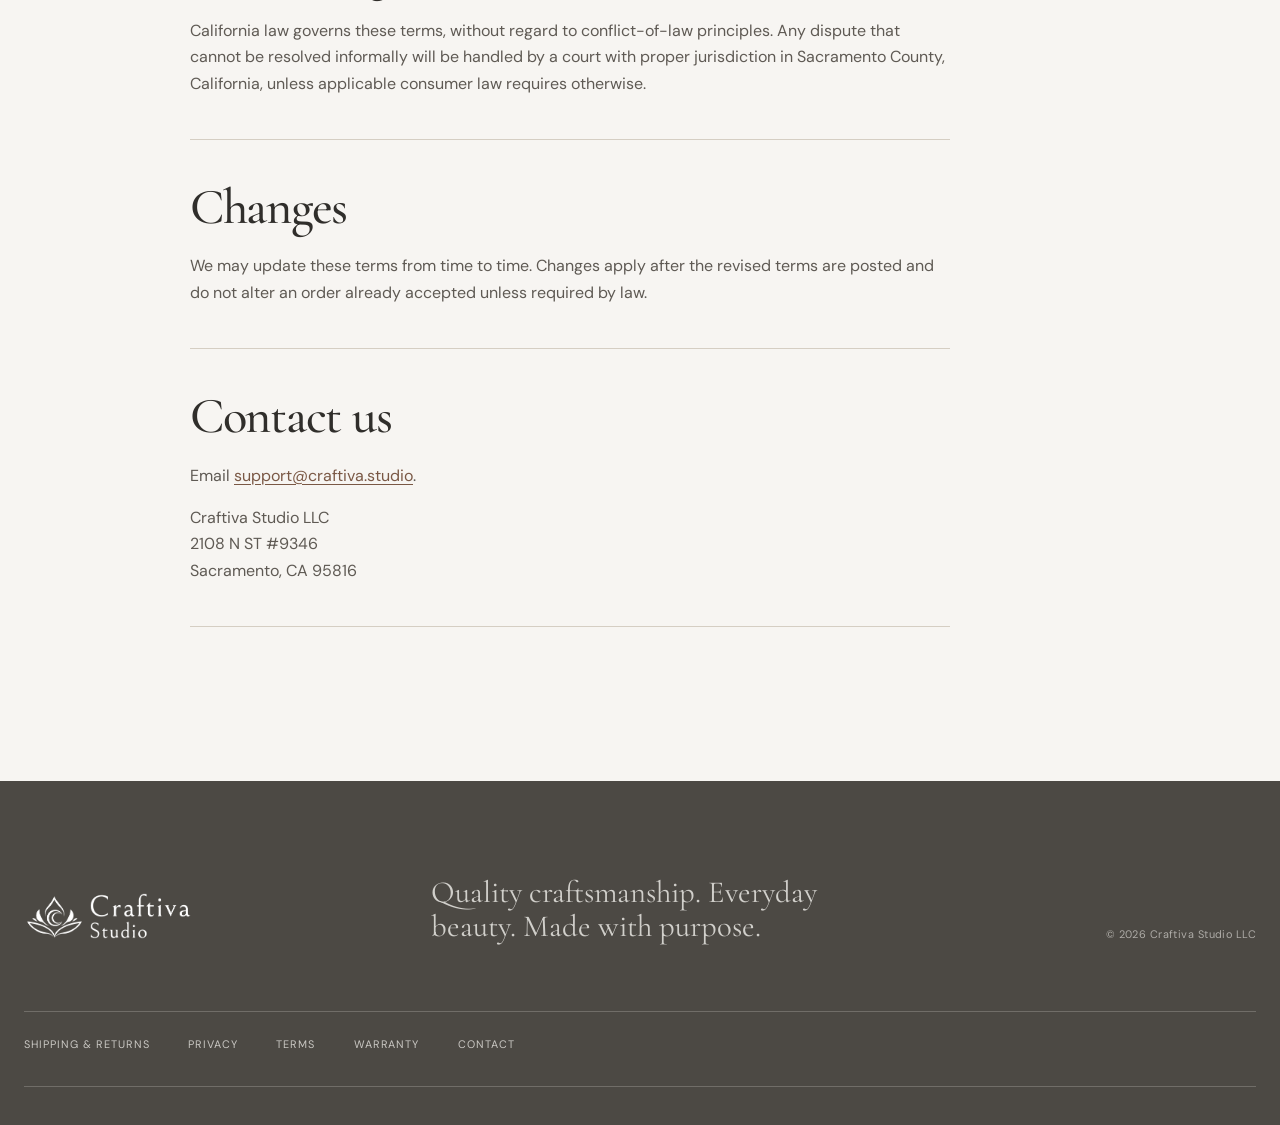
<file: policies/terms/index.html>
<!doctype html>
<html lang="en">
  <head>
    <meta charset="UTF-8">
    <meta name="viewport" content="width=device-width, initial-scale=1.0">
    <meta name="description" content="Terms governing use of the Craftiva website and purchases from Craftiva Studio LLC.">
    <title>Terms of Use &amp; Sale | Craftiva</title>
    <link rel="icon" href="/logo.png">
    <link rel="preconnect" href="https://fonts.googleapis.com">
    <link rel="preconnect" href="https://fonts.gstatic.com" crossorigin>
    <link href="https://fonts.googleapis.com/css2?family=Cormorant+Garamond:ital,wght@0,500;0,600;1,500&amp;family=DM+Sans:wght@400;500;600&amp;display=swap" rel="stylesheet">
    <link rel="stylesheet" href="/styles.css">
    <script src="/script.js" defer></script>
  </head>
  <body class="policy-page">
    <a class="skip-link" href="#main-content">Skip to content</a>
    

    <header class="site-header site-header--product">
      <a class="brand" href="/" aria-label="Craftiva home">
        <img src="/craftiva-logo-horizontal-white.png" alt="Craftiva">
      </a>
      <button class="menu-toggle" type="button" aria-expanded="false" aria-controls="primary-nav">
        <span class="menu-toggle__label">Menu</span>
        <span class="menu-toggle__icon" aria-hidden="true"></span>
      </button>
      <nav class="primary-nav" id="primary-nav" aria-label="Primary navigation">
        <a href="/#house">The House</a>
        <a href="/#studio">The Studio</a>
        <a href="/#standard">Our Standard</a>
        <a href="/#about">About</a>
      </nav>
    </header>

    <main class="policy-main" id="main-content">
      <div class="policy-shell">
        <header class="policy-header">
          <p class="eyebrow">Site &amp; Sales</p>
          <h1>Terms of Use &amp; Sale</h1>
          <p class="policy-header__lede">These terms apply when you use the Craftiva website or purchase products from Craftiva Studio LLC.</p>
          <p class="policy-updated">Last updated September 7, 2026</p>
        </header>

        <div class="policy-content">
          <section class="policy-section">
            <h2>Agreement</h2>
            <p>By using this website or placing an order, you agree to these terms and to the policies linked from this page. If you do not agree, please do not use the website or place an order.</p>
            <p>You must be able to enter into a binding contract and provide accurate order, billing, and delivery information.</p>
          </section>

          <section class="policy-section">
            <h2>Products and natural materials</h2>
            <p>We work to describe and photograph our products accurately. Wood is a natural material, so color, grain, knots, and other characteristics will vary from piece to piece. Screen settings and lighting can also affect how colors appear. These expected variations are not defects.</p>
            <p>Dimensions shown on product pages are rounded to the nearest stated increment and may vary slightly between individual pieces.</p>
          </section>

          <section class="policy-section">
            <h2>Orders and payment</h2>
            <p>An order is an offer to buy. We may decline or cancel an order before shipment for reasons such as unavailable inventory, a pricing or description error, suspected fraud, payment problems, or shipping limitations. If we cancel a paid order, we will refund the amount charged for the canceled item.</p>
            <p>We may update product descriptions, images, prices, or specifications to correct errors or reflect product improvements. If a material error affects an order you have already placed, we will contact you before shipment and give you the option to continue or cancel for a full refund.</p>
            <p>Prices are shown in US dollars. Applicable taxes are calculated during checkout. Payments are processed by Square and may also be subject to Square’s terms and privacy notice.</p>
          </section>

          <section class="policy-section">
            <h2>Shipping, returns, and warranty</h2>
            <p>Our <a href="/policies/shipping-returns/">Shipping &amp; Returns Policy</a> explains delivery estimates, free standard shipping to all 50 states, international shipping, return eligibility, and refunds. Our <a href="/policies/warranty/">Limited Product Warranty</a> explains coverage for manufacturing defects.</p>
          </section>

          <section class="policy-section">
            <h2>Safe and intended use</h2>
            <p>Follow all product instructions, warnings, installation directions, compatibility guidance, and care information. Use suitable mounting hardware for the installation surface. Keep products away from conditions or uses identified as unsafe in their instructions.</p>
            <p>You are responsible for determining whether a product is appropriate for your intended use and environment. Stop using any product that appears damaged or unsafe.</p>
          </section>

          <section class="policy-section">
            <h2>Website content and intellectual property</h2>
            <p>The Craftiva name, logos, product designs, photographs, text, graphics, and other site content belong to Craftiva Studio LLC or its licensors and are protected by applicable intellectual property laws. You may use the website for personal, noncommercial shopping and information. You may not copy, modify, sell, scrape, publish, or commercially exploit site content without written permission.</p>
          </section>

          <section class="policy-section">
            <h2>Third-party services</h2>
            <p>The website may link to or use services operated by third parties, including Square and shipping carriers. Their services are governed by their own terms and privacy practices. Craftiva does not control third-party websites or services.</p>
          </section>

          <section class="policy-section">
            <h2>Disclaimers and limits</h2>
            <p>To the fullest extent permitted by law, the website and its content are provided without warranties beyond those expressly stated in our Limited Product Warranty. Craftiva is not responsible for indirect, incidental, special, or consequential losses arising from use of the website or a product.</p>
            <p>To the fullest extent permitted by law, Craftiva’s total liability for a claim relating to a purchased product will not exceed the amount paid for that product. These limitations do not apply where prohibited by law and do not limit rights that cannot legally be waived.</p>
          </section>

          <section class="policy-section">
            <h2>Governing law</h2>
            <p>California law governs these terms, without regard to conflict-of-law principles. Any dispute that cannot be resolved informally will be handled by a court with proper jurisdiction in Sacramento County, California, unless applicable consumer law requires otherwise.</p>
          </section>

          <section class="policy-section">
            <h2>Changes</h2>
            <p>We may update these terms from time to time. Changes apply after the revised terms are posted and do not alter an order already accepted unless required by law.</p>
          </section>

          <section class="policy-section policy-contact">
            <h2>Contact us</h2>
            <p>Email <a href="mailto:support@craftiva.studio">support@craftiva.studio</a>.</p>
            <address>
              Craftiva Studio LLC<br>
              2108 N ST #9346<br>
              Sacramento, CA 95816
            </address>
          </section>
        </div>
      </div>
    </main>

    <footer class="site-footer">
      <div class="site-footer__inner">
        <a class="site-footer__brand" href="/" aria-label="Craftiva home">
          <img src="/craftiva-logo-horizontal-white.png" alt="Craftiva">
        </a>
        <p class="site-footer__line">Quality craftsmanship. Everyday beauty. Made with purpose.</p>
        <p class="site-footer__copyright">© 2026 Craftiva Studio LLC</p>
        <nav class="site-footer__policies" aria-label="Contact and policies">
          <a href="/policies/shipping-returns/">Shipping &amp; Returns</a>
          <a href="/policies/privacy/">Privacy</a>
          <a aria-current="page" href="/policies/terms/">Terms</a>
          <a href="/policies/warranty/">Warranty</a>
          <a href="mailto:support@craftiva.studio">Contact</a>
        </nav>
      </div>
    </footer>
  </body>
</html>
</file>
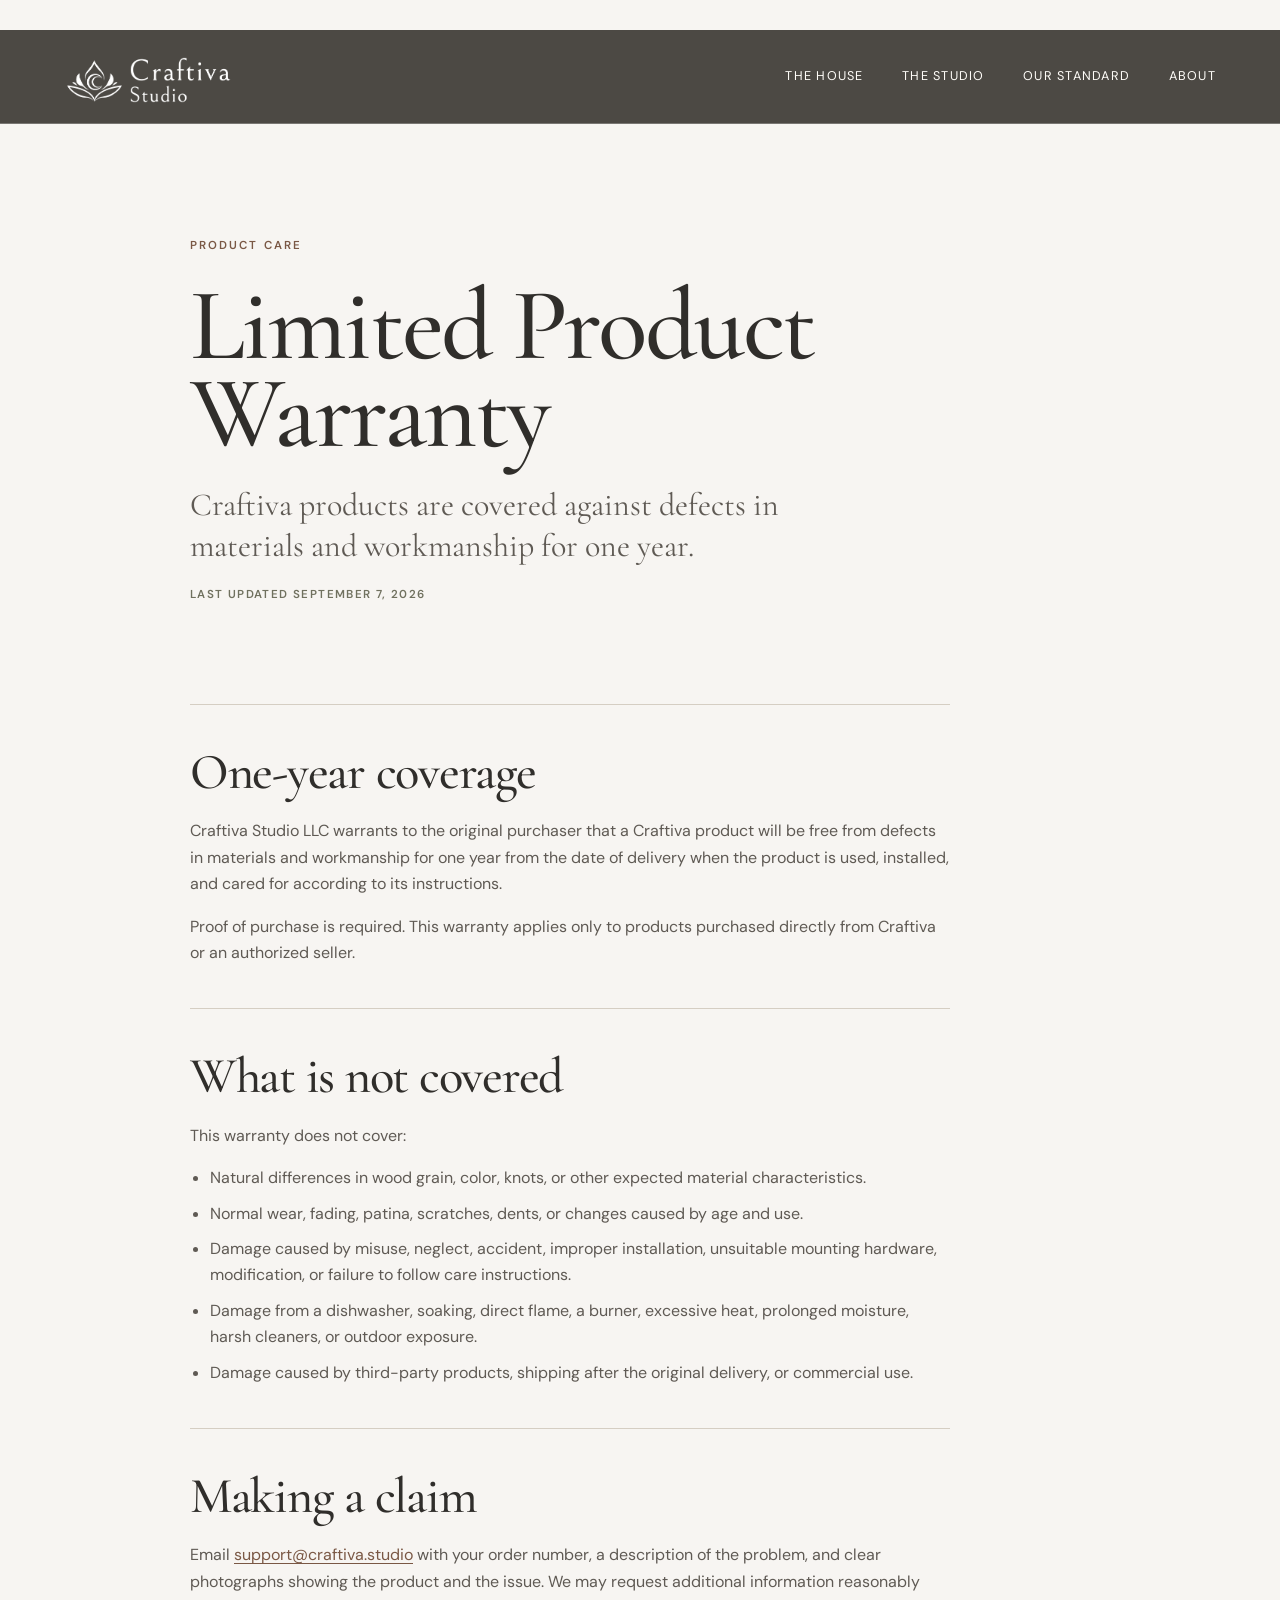
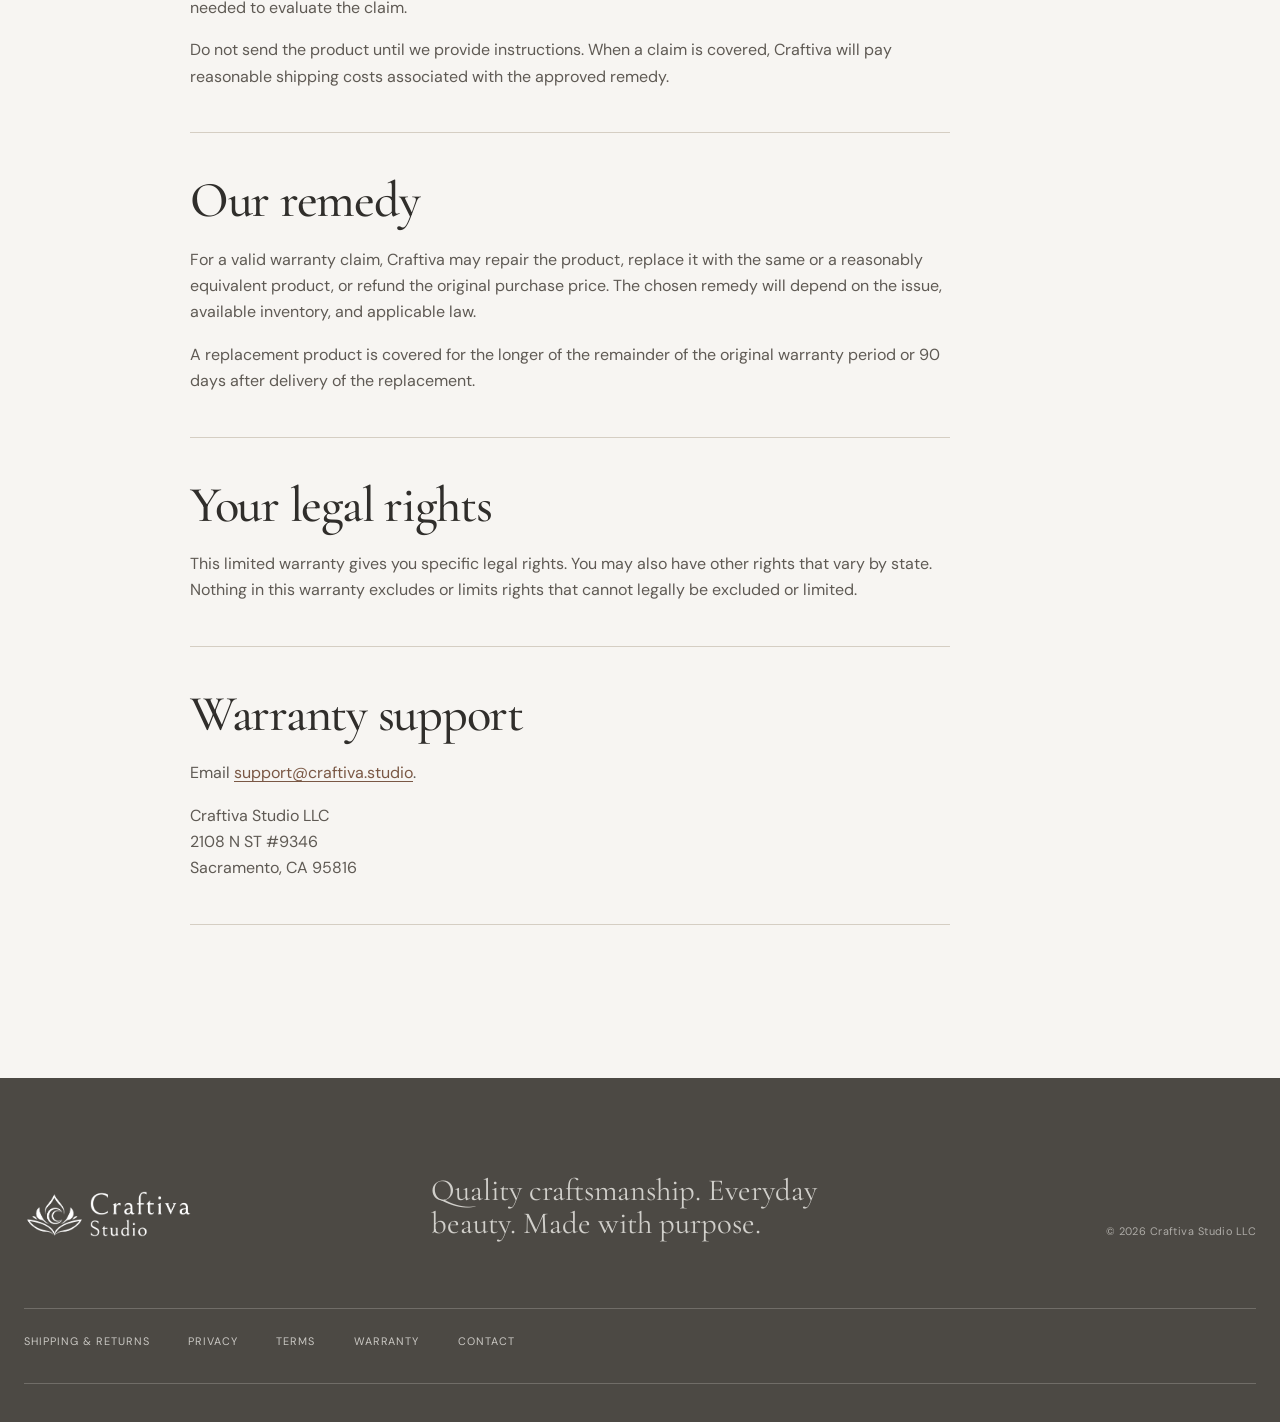
<file: policies/warranty/index.html>
<!doctype html>
<html lang="en">
  <head>
    <meta charset="UTF-8">
    <meta name="viewport" content="width=device-width, initial-scale=1.0">
    <meta name="description" content="Craftiva limited one-year product warranty and claim instructions.">
    <title>Limited Product Warranty | Craftiva</title>
    <link rel="icon" href="/logo.png">
    <link rel="preconnect" href="https://fonts.googleapis.com">
    <link rel="preconnect" href="https://fonts.gstatic.com" crossorigin>
    <link href="https://fonts.googleapis.com/css2?family=Cormorant+Garamond:ital,wght@0,500;0,600;1,500&amp;family=DM+Sans:wght@400;500;600&amp;display=swap" rel="stylesheet">
    <link rel="stylesheet" href="/styles.css">
    <script src="/script.js" defer></script>
  </head>
  <body class="policy-page">
    <a class="skip-link" href="#main-content">Skip to content</a>
    

    <header class="site-header site-header--product">
      <a class="brand" href="/" aria-label="Craftiva home">
        <img src="/craftiva-logo-horizontal-white.png" alt="Craftiva">
      </a>
      <button class="menu-toggle" type="button" aria-expanded="false" aria-controls="primary-nav">
        <span class="menu-toggle__label">Menu</span>
        <span class="menu-toggle__icon" aria-hidden="true"></span>
      </button>
      <nav class="primary-nav" id="primary-nav" aria-label="Primary navigation">
        <a href="/#house">The House</a>
        <a href="/#studio">The Studio</a>
        <a href="/#standard">Our Standard</a>
        <a href="/#about">About</a>
      </nav>
    </header>

    <main class="policy-main" id="main-content">
      <div class="policy-shell">
        <header class="policy-header">
          <p class="eyebrow">Product Care</p>
          <h1>Limited Product Warranty</h1>
          <p class="policy-header__lede">Craftiva products are covered against defects in materials and workmanship for one year.</p>
          <p class="policy-updated">Last updated September 7, 2026</p>
        </header>

        <div class="policy-content">
          <section class="policy-section">
            <h2>One-year coverage</h2>
            <p>Craftiva Studio LLC warrants to the original purchaser that a Craftiva product will be free from defects in materials and workmanship for one year from the date of delivery when the product is used, installed, and cared for according to its instructions.</p>
            <p>Proof of purchase is required. This warranty applies only to products purchased directly from Craftiva or an authorized seller.</p>
          </section>

          <section class="policy-section">
            <h2>What is not covered</h2>
            <p>This warranty does not cover:</p>
            <ul>
              <li>Natural differences in wood grain, color, knots, or other expected material characteristics.</li>
              <li>Normal wear, fading, patina, scratches, dents, or changes caused by age and use.</li>
              <li>Damage caused by misuse, neglect, accident, improper installation, unsuitable mounting hardware, modification, or failure to follow care instructions.</li>
              <li>Damage from a dishwasher, soaking, direct flame, a burner, excessive heat, prolonged moisture, harsh cleaners, or outdoor exposure.</li>
              <li>Damage caused by third-party products, shipping after the original delivery, or commercial use.</li>
            </ul>
          </section>

          <section class="policy-section">
            <h2>Making a claim</h2>
            <p>Email <a href="mailto:support@craftiva.studio">support@craftiva.studio</a> with your order number, a description of the problem, and clear photographs showing the product and the issue. We may request additional information reasonably needed to evaluate the claim.</p>
            <p>Do not send the product until we provide instructions. When a claim is covered, Craftiva will pay reasonable shipping costs associated with the approved remedy.</p>
          </section>

          <section class="policy-section">
            <h2>Our remedy</h2>
            <p>For a valid warranty claim, Craftiva may repair the product, replace it with the same or a reasonably equivalent product, or refund the original purchase price. The chosen remedy will depend on the issue, available inventory, and applicable law.</p>
            <p>A replacement product is covered for the longer of the remainder of the original warranty period or 90 days after delivery of the replacement.</p>
          </section>

          <section class="policy-section">
            <h2>Your legal rights</h2>
            <p>This limited warranty gives you specific legal rights. You may also have other rights that vary by state. Nothing in this warranty excludes or limits rights that cannot legally be excluded or limited.</p>
          </section>

          <section class="policy-section policy-contact">
            <h2>Warranty support</h2>
            <p>Email <a href="mailto:support@craftiva.studio">support@craftiva.studio</a>.</p>
            <address>
              Craftiva Studio LLC<br>
              2108 N ST #9346<br>
              Sacramento, CA 95816
            </address>
          </section>
        </div>
      </div>
    </main>

    <footer class="site-footer">
      <div class="site-footer__inner">
        <a class="site-footer__brand" href="/" aria-label="Craftiva home">
          <img src="/craftiva-logo-horizontal-white.png" alt="Craftiva">
        </a>
        <p class="site-footer__line">Quality craftsmanship. Everyday beauty. Made with purpose.</p>
        <p class="site-footer__copyright">© 2026 Craftiva Studio LLC</p>
        <nav class="site-footer__policies" aria-label="Contact and policies">
          <a href="/policies/shipping-returns/">Shipping &amp; Returns</a>
          <a href="/policies/privacy/">Privacy</a>
          <a href="/policies/terms/">Terms</a>
          <a aria-current="page" href="/policies/warranty/">Warranty</a>
          <a href="mailto:support@craftiva.studio">Contact</a>
        </nav>
      </div>
    </footer>
  </body>
</html>
</file>
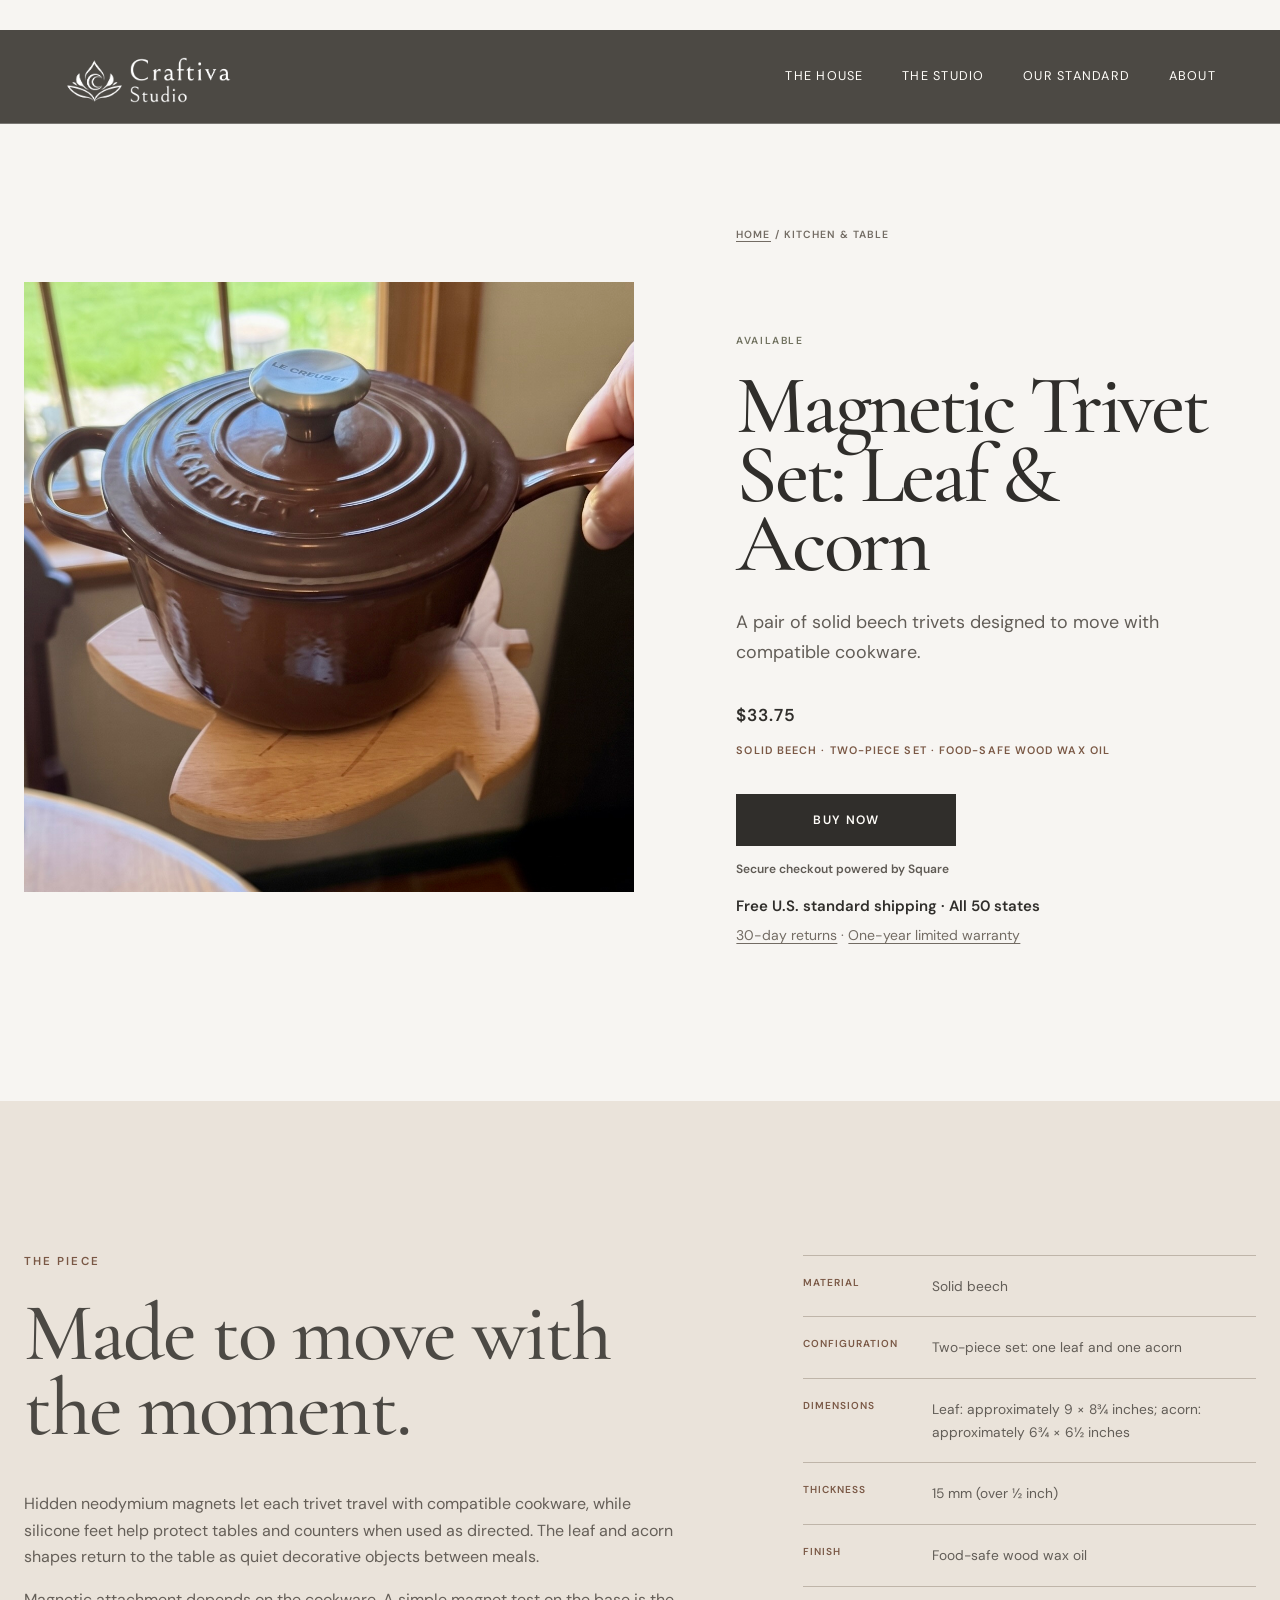
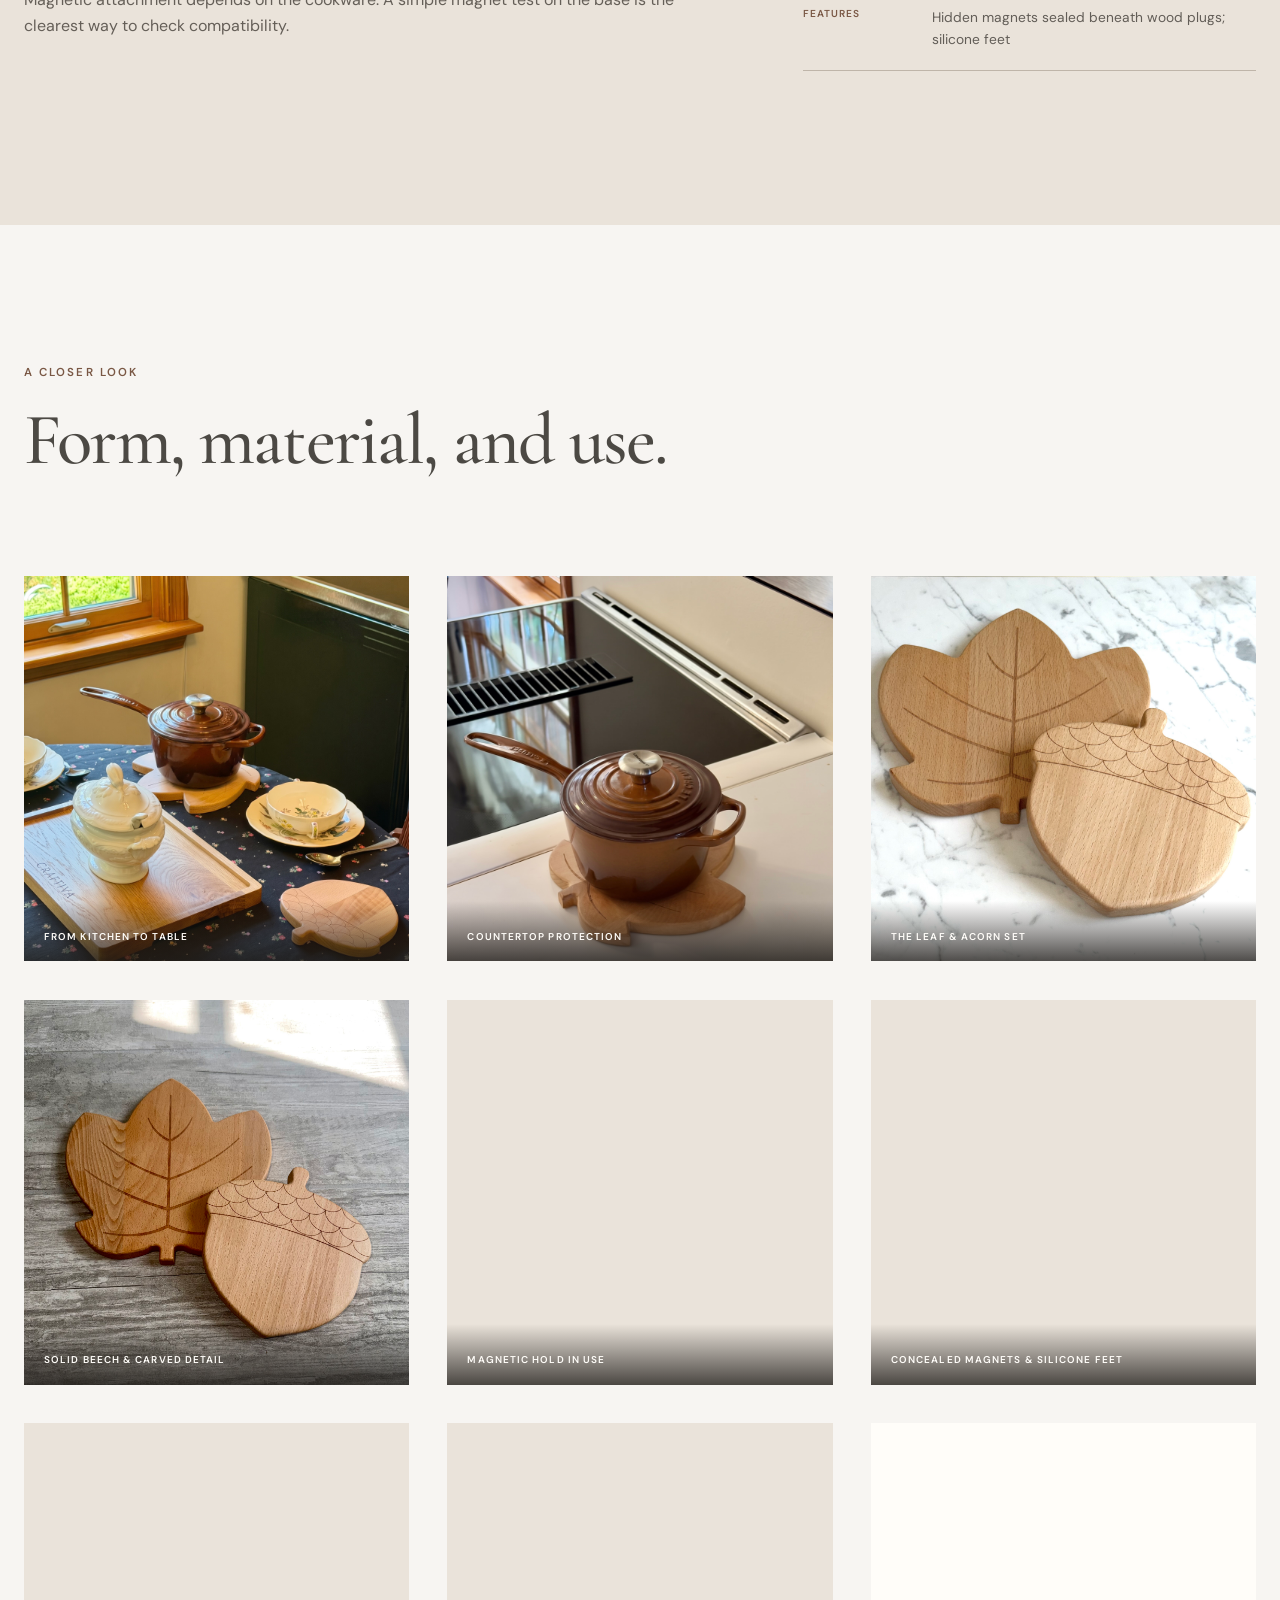
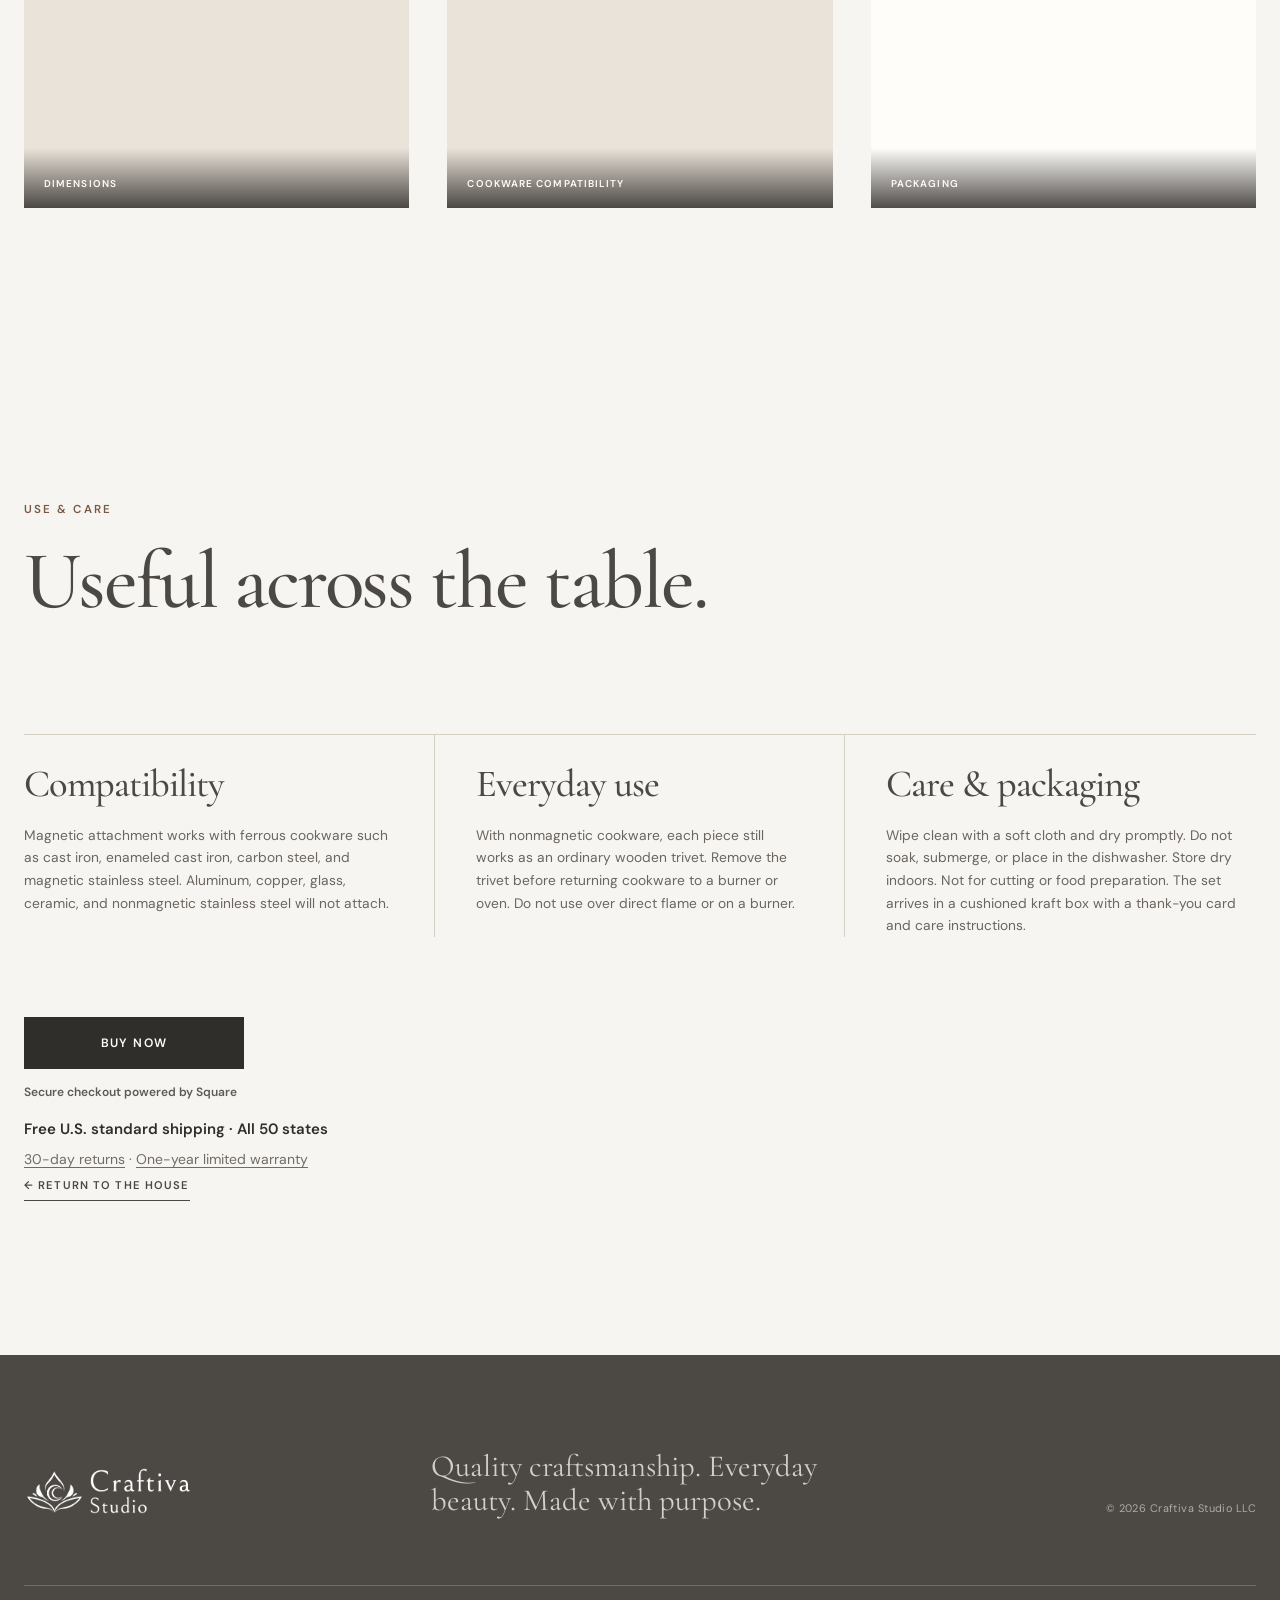
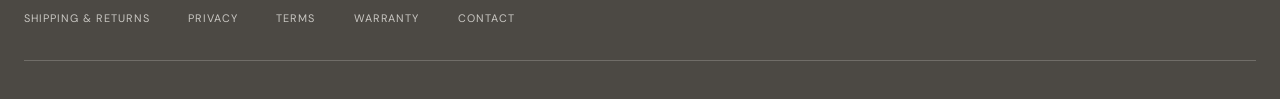
<file: products/magnetic-trivet-set-leaf-acorn/index.html>
<!doctype html>
<html lang="en">
  <head>
    <meta charset="UTF-8">
    <meta name="viewport" content="width=device-width, initial-scale=1.0">
    <meta name="description" content="Two solid beech trivets with embedded magnets and silicone feet in decorative leaf and acorn forms.">
    <title>Magnetic Trivet Set: Leaf &amp; Acorn | Craftiva</title>
    <link rel="icon" href="/logo.png">
    <link rel="preconnect" href="https://fonts.googleapis.com">
    <link rel="preconnect" href="https://fonts.gstatic.com" crossorigin>
    <link href="https://fonts.googleapis.com/css2?family=Cormorant+Garamond:ital,wght@0,500;0,600;1,500&amp;family=DM+Sans:wght@400;500;600&amp;display=swap" rel="stylesheet">
    <link rel="stylesheet" href="/styles.css">
    <script src="/script.js" defer></script>
  </head>
  <body class="product-page">
    <a class="skip-link" href="#main-content">Skip to content</a>
    

    <header class="site-header site-header--product">
      <a class="brand" href="/" aria-label="Craftiva home">
        <img src="/craftiva-logo-horizontal-white.png" alt="Craftiva">
      </a>
      <button class="menu-toggle" type="button" aria-expanded="false" aria-controls="primary-nav">
        <span class="menu-toggle__label">Menu</span>
        <span class="menu-toggle__icon" aria-hidden="true"></span>
      </button>
      <nav class="primary-nav" id="primary-nav" aria-label="Primary navigation">
        <a href="/#house">The House</a>
        <a href="/#studio">The Studio</a>
        <a href="/#standard">Our Standard</a>
        <a href="/#about">About</a>
      </nav>
    </header>

    <main id="main-content">
      <section class="product-hero">
        <div class="product-hero__inner">
          <div class="product-hero__media product-hero__media--contain product-hero__media--square">
            <img src="/images/products/p02/p02-saucepan-lift.jpg" alt="Brown saucepan lifted with the leaf trivet magnetically attached beneath it" width="1202" height="1202" decoding="async" fetchpriority="high">
          </div>
          <div class="product-hero__summary">
            <p class="product-breadcrumb"><a href="/">Home</a> / Kitchen &amp; Table</p>
            <p class="status-label">Available</p>
            <h1>Magnetic Trivet Set: Leaf &amp; Acorn</h1>
            <p class="product-lead">A pair of solid beech trivets designed to move with compatible cookware.</p>
            <p class="product-page__price">$33.75</p>
            <p class="product-page__note">Solid beech · Two-piece set · Food-safe wood wax oil</p>
            <div class="product-purchase">
              <a class="button button--purchase" href="https://square.link/u/FVapMU1q" aria-label="Buy the Magnetic Trivet Set through secure Square checkout">Buy Now</a>
              <p class="product-purchase__secure">Secure checkout powered by Square</p>
              <p class="product-purchase__shipping">Free U.S. standard shipping · All 50 states</p>
              <p class="product-purchase__terms"><a href="/policies/shipping-returns/">30-day returns</a> · <a href="/policies/warranty/">One-year limited warranty</a></p>
            </div>
          </div>
        </div>
      </section>

      <section class="section product-story" aria-labelledby="p02-story-title">
        <div class="section__inner product-story__grid">
          <div class="product-story__copy reveal">
            <p class="eyebrow">The Piece</p>
            <h2 id="p02-story-title">Made to move with the moment.</h2>
            <p>Hidden neodymium magnets let each trivet travel with compatible cookware, while silicone feet help protect tables and counters when used as directed. The leaf and acorn shapes return to the table as quiet decorative objects between meals.</p>
            <p>Magnetic attachment depends on the cookware. A simple magnet test on the base is the clearest way to check compatibility.</p>
          </div>
          <dl class="product-specs reveal">
            <div><dt>Material</dt><dd>Solid beech</dd></div>
            <div><dt>Configuration</dt><dd>Two-piece set: one leaf and one acorn</dd></div>
            <div><dt>Dimensions</dt><dd>Leaf: approximately 9 × 8¾ inches; acorn: approximately 6¾ × 6½ inches</dd></div>
            <div><dt>Thickness</dt><dd>15 mm (over ½ inch)</dd></div>
            <div><dt>Finish</dt><dd>Food-safe wood wax oil</dd></div>
            <div><dt>Features</dt><dd>Hidden magnets sealed beneath wood plugs; silicone feet</dd></div>
          </dl>
        </div>
      </section>

      <section class="product-gallery" aria-label="Magnetic trivet set product images">
        <div class="section__inner">
          <div class="product-gallery__heading">
            <p class="eyebrow">A Closer Look</p>
            <h2>Form, material, and use.</h2>
          </div>
          <div class="product-gallery__grid">
            <figure class="product-gallery__slot product-gallery__slot--square product-gallery__slot--image">
              <img src="/images/products/p02/p02-pair-in-use.jpg" alt="Leaf trivet supporting a brown saucepan on a table with the acorn trivet nearby" width="2048" height="2048" loading="lazy" decoding="async">
              <figcaption>From kitchen to table</figcaption>
            </figure>
            <figure class="product-gallery__slot product-gallery__slot--square product-gallery__slot--image">
              <img src="/images/products/p02/p02-in-use.jpg" alt="Brown saucepan resting on the leaf trivet beside a stovetop" width="2048" height="2048" loading="lazy" decoding="async">
              <figcaption>Countertop protection</figcaption>
            </figure>
            <figure class="product-gallery__slot product-gallery__slot--square product-gallery__slot--image">
              <img src="/images/products/p02/p02-main.jpg" alt="Leaf and acorn solid beech magnetic trivet set on a light marble surface" width="2692" height="2692" loading="lazy" decoding="async">
              <figcaption>The leaf &amp; acorn set</figcaption>
            </figure>
            <figure class="product-gallery__slot product-gallery__slot--square product-gallery__slot--image">
              <img src="/images/products/p02/p02-material.jpg" alt="Leaf and acorn trivets showing their carved patterns and solid beech grain" width="3000" height="3000" loading="lazy" decoding="async">
              <figcaption>Solid beech &amp; carved detail</figcaption>
            </figure>
            <figure class="product-gallery__slot product-gallery__slot--square product-gallery__slot--image">
              <img src="/images/products/p02/p02-magnetic-lift.jpg" alt="Stockpot lifted with the leaf trivet magnetically attached underneath" width="1172" height="1172" loading="lazy" decoding="async">
              <figcaption>Magnetic hold in use</figcaption>
            </figure>
            <figure class="product-gallery__slot product-gallery__slot--square product-gallery__slot--image">
              <img src="/images/products/p02/p02-underside.png" alt="Annotated underside of both trivets showing concealed magnets and silicone feet" width="2000" height="2000" loading="lazy" decoding="async">
              <figcaption>Concealed magnets &amp; silicone feet</figcaption>
            </figure>
            <figure class="product-gallery__slot product-gallery__slot--square product-gallery__slot--image">
              <img src="/images/products/p02/p02-dimensions.png" alt="Annotated leaf and acorn trivets with approximate width, height, and thickness measurements" width="2000" height="2000" loading="lazy" decoding="async">
              <figcaption>Dimensions</figcaption>
            </figure>
            <figure class="product-gallery__slot product-gallery__slot--square product-gallery__slot--image">
              <img src="/images/products/p02/p02-magnetic-explainer.png" alt="Wok lifted with a trivet attached and notes explaining cookware compatibility and safe use" width="2000" height="2000" loading="lazy" decoding="async">
              <figcaption>Cookware compatibility</figcaption>
            </figure>
            <figure class="product-gallery__slot product-gallery__slot--square product-gallery__slot--image product-gallery__slot--contain">
              <img src="/images/products/p02/p02-packaging.jpg" alt="Open Craftiva trivet package with both trivets nested in foam and a printed card" width="2535" height="3173" loading="lazy" decoding="async">
              <figcaption>Packaging</figcaption>
            </figure>
          </div>
        </div>
      </section>

      <section class="section product-details" aria-labelledby="p02-details-title">
        <div class="section__inner">
          <p class="eyebrow">Use &amp; Care</p>
          <h2 id="p02-details-title">Useful across the table.</h2>
          <div class="product-details__columns">
            <article>
              <h3>Compatibility</h3>
              <p>Magnetic attachment works with ferrous cookware such as cast iron, enameled cast iron, carbon steel, and magnetic stainless steel. Aluminum, copper, glass, ceramic, and nonmagnetic stainless steel will not attach.</p>
            </article>
            <article>
              <h3>Everyday use</h3>
              <p>With nonmagnetic cookware, each piece still works as an ordinary wooden trivet. Remove the trivet before returning cookware to a burner or oven. Do not use over direct flame or on a burner.</p>
            </article>
            <article>
              <h3>Care &amp; packaging</h3>
              <p>Wipe clean with a soft cloth and dry promptly. Do not soak, submerge, or place in the dishwasher. Store dry indoors. Not for cutting or food preparation. The set arrives in a cushioned kraft box with a thank-you card and care instructions.</p>
            </article>
          </div>
            <div class="product-purchase product-purchase--closing">
              <a class="button button--purchase" href="https://square.link/u/FVapMU1q" aria-label="Buy the Magnetic Trivet Set through secure Square checkout">Buy Now</a>
              <p class="product-purchase__secure">Secure checkout powered by Square</p>
              <p class="product-purchase__shipping">Free U.S. standard shipping · All 50 states</p>
              <p class="product-purchase__terms"><a href="/policies/shipping-returns/">30-day returns</a> · <a href="/policies/warranty/">One-year limited warranty</a></p>
            </div>
          <a class="back-link" href="/#house">← Return to The House</a>
        </div>
      </section>
    </main>

    <footer class="site-footer">
      <div class="site-footer__inner">
        <a class="site-footer__brand" href="/" aria-label="Craftiva home">
          <img src="/craftiva-logo-horizontal-white.png" alt="Craftiva">
        </a>
        <p class="site-footer__line">Quality craftsmanship. Everyday beauty. Made with purpose.</p>
        <p class="site-footer__copyright">© 2026 Craftiva Studio LLC</p>
        <nav class="site-footer__policies" aria-label="Contact and policies">
          <a href="/policies/shipping-returns/">Shipping &amp; Returns</a>
          <a href="/policies/privacy/">Privacy</a>
          <a href="/policies/terms/">Terms</a>
          <a href="/policies/warranty/">Warranty</a>
          <a href="mailto:support@craftiva.studio">Contact</a>
        </nav>
      </div>
    </footer>
  </body>
</html>
</file>
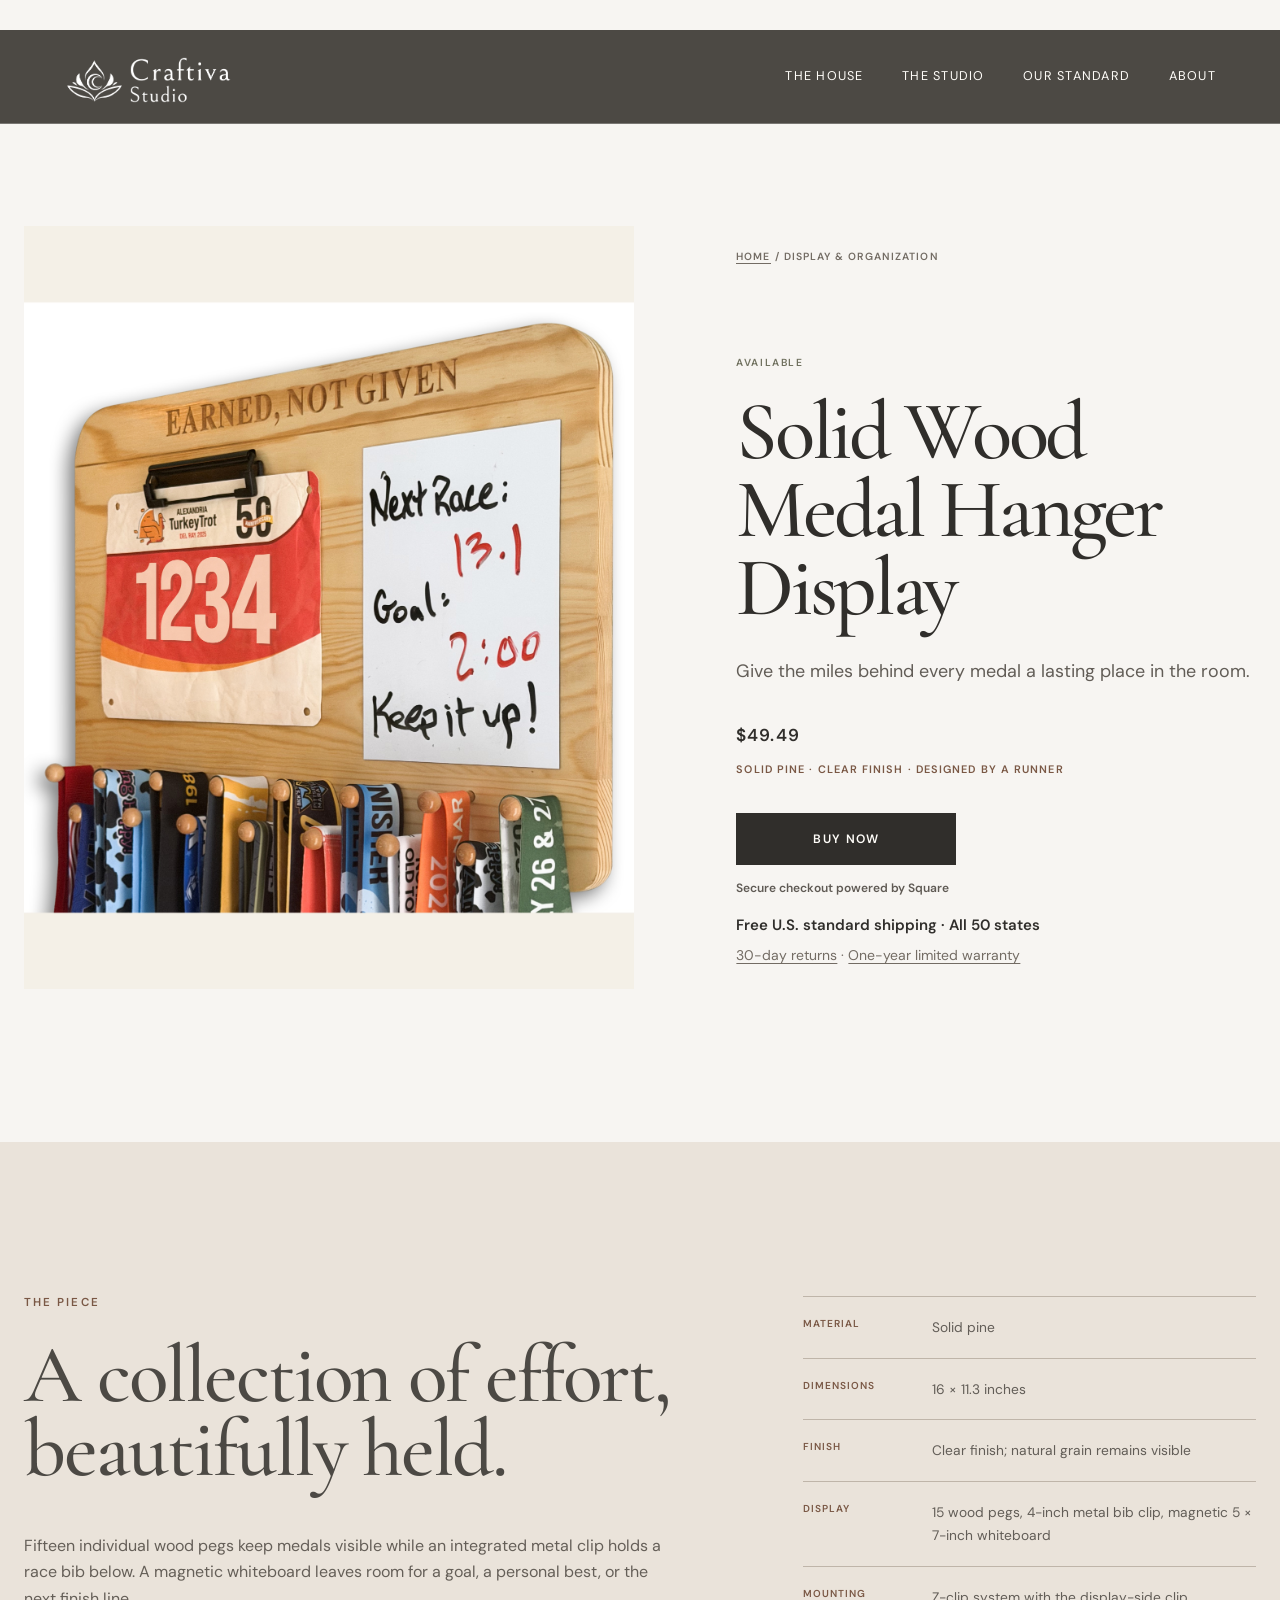
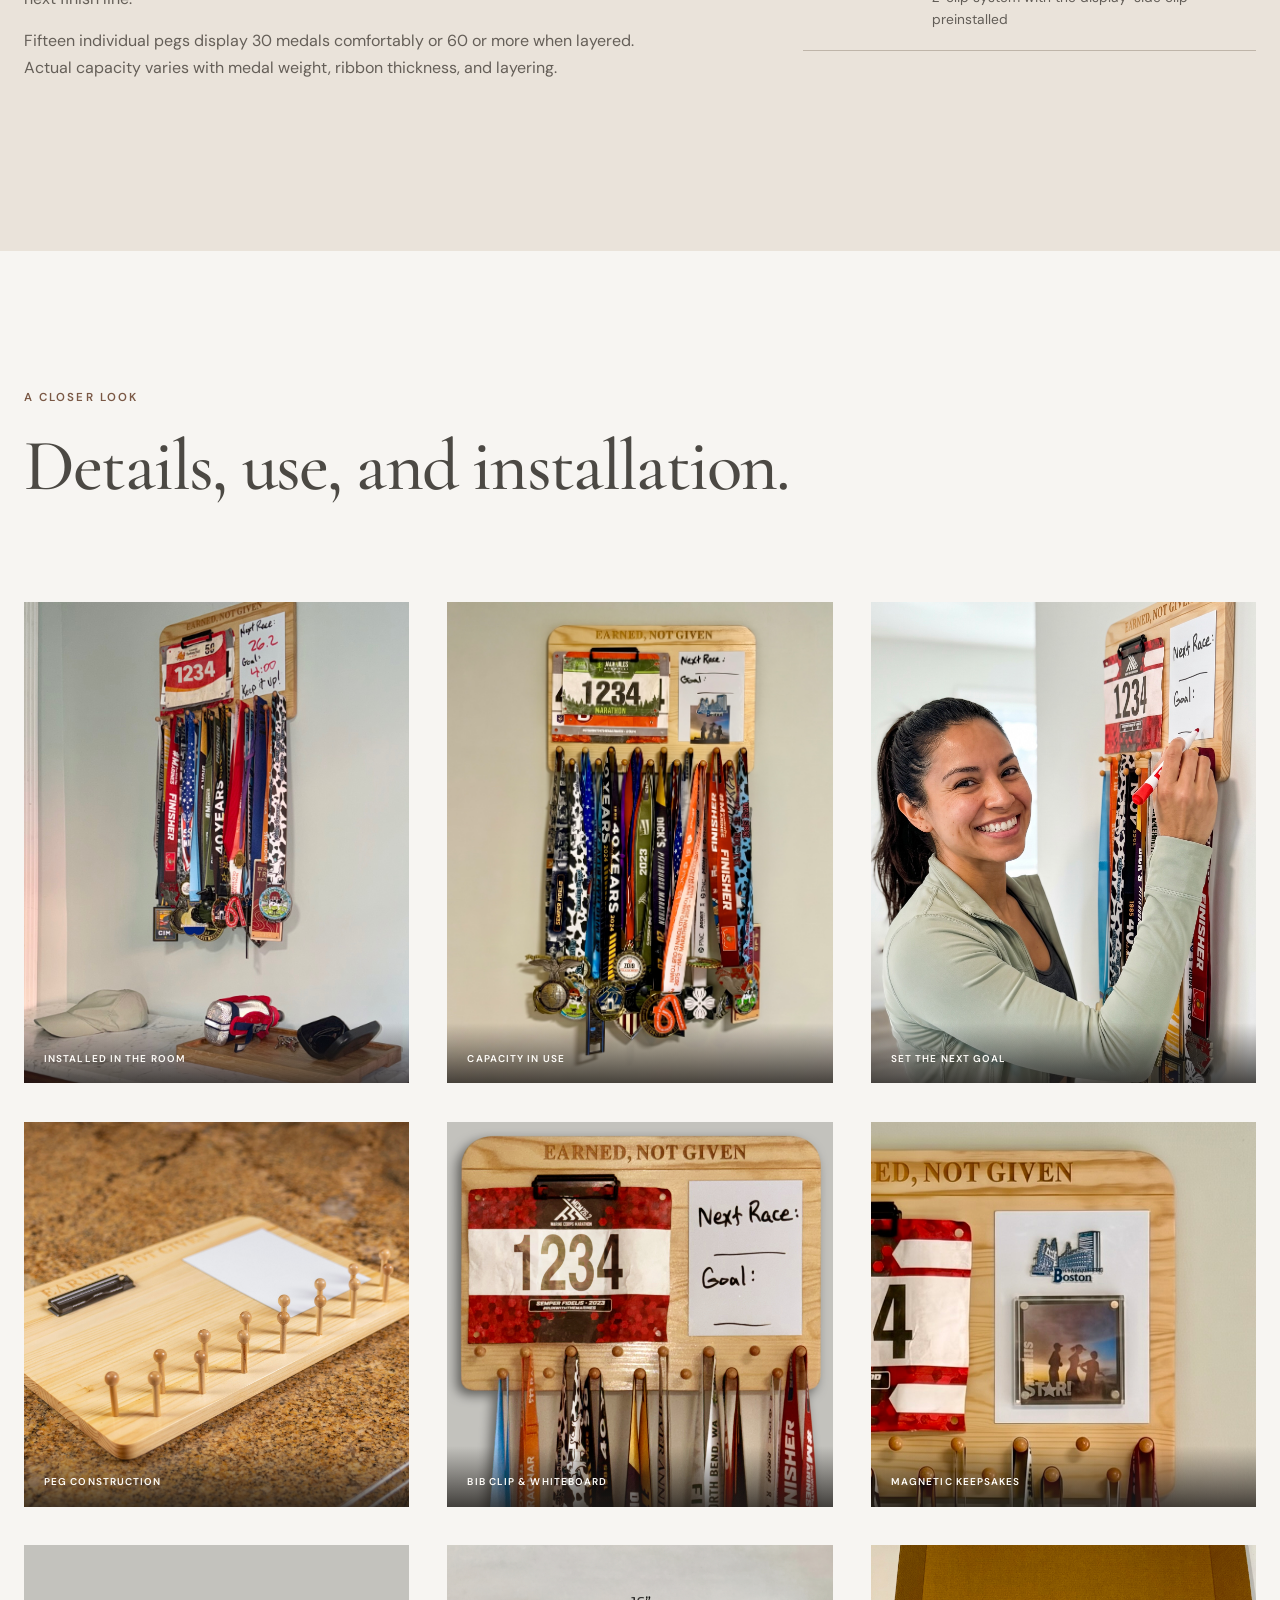
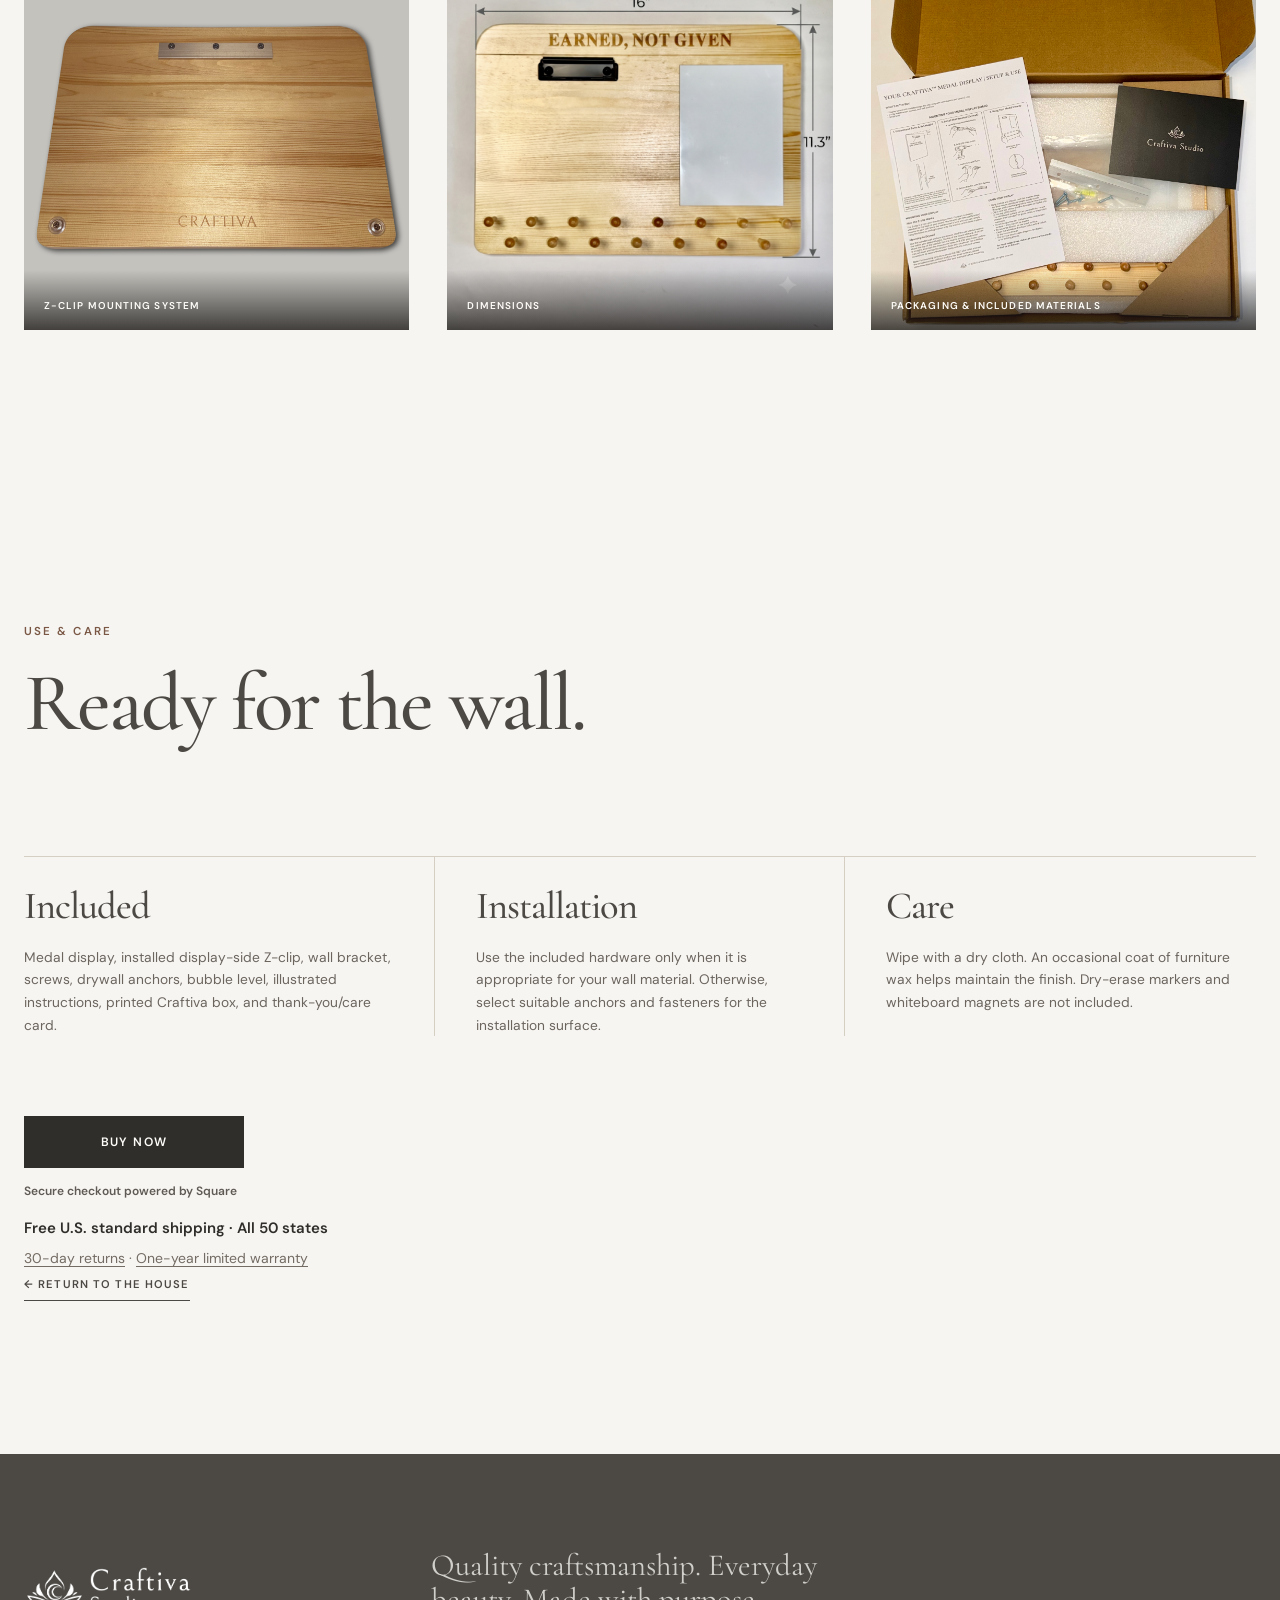
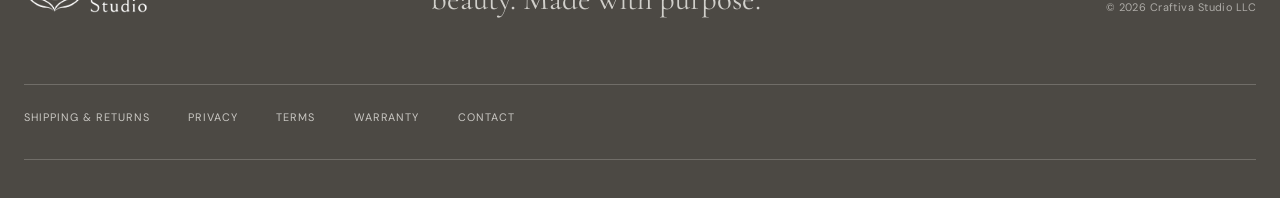
<file: products/solid-wood-medal-hanger-display/index.html>
<!doctype html>
<html lang="en">
  <head>
    <meta charset="UTF-8">
    <meta name="viewport" content="width=device-width, initial-scale=1.0">
    <meta name="description" content="A solid pine medal hanger with 15 wooden pegs, an integrated race bib clip, and a magnetic whiteboard.">
    <title>Solid Wood Medal Hanger Display | Craftiva</title>
    <link rel="icon" href="/logo.png">
    <link rel="preconnect" href="https://fonts.googleapis.com">
    <link rel="preconnect" href="https://fonts.gstatic.com" crossorigin>
    <link href="https://fonts.googleapis.com/css2?family=Cormorant+Garamond:ital,wght@0,500;0,600;1,500&amp;family=DM+Sans:wght@400;500;600&amp;display=swap" rel="stylesheet">
    <link rel="stylesheet" href="/styles.css">
    <script src="/script.js" defer></script>
  </head>
  <body class="product-page product-page--medal">
    <a class="skip-link" href="#main-content">Skip to content</a>
    

    <header class="site-header site-header--product">
      <a class="brand" href="/" aria-label="Craftiva home">
        <img src="/craftiva-logo-horizontal-white.png" alt="Craftiva">
      </a>
      <button class="menu-toggle" type="button" aria-expanded="false" aria-controls="primary-nav">
        <span class="menu-toggle__label">Menu</span>
        <span class="menu-toggle__icon" aria-hidden="true"></span>
      </button>
      <nav class="primary-nav" id="primary-nav" aria-label="Primary navigation">
        <a href="/#house">The House</a>
        <a href="/#studio">The Studio</a>
        <a href="/#standard">Our Standard</a>
        <a href="/#about">About</a>
      </nav>
    </header>

    <main id="main-content">
      <section class="product-hero">
        <div class="product-hero__inner">
          <div class="product-hero__media product-hero__media--contain">
            <img src="/images/products/p01/p01-main.jpg" alt="Solid pine medal hanger displaying race medals, a race bib, and a handwritten goal" width="3000" height="3750">
          </div>
          <div class="product-hero__summary">
            <p class="product-breadcrumb"><a href="/">Home</a> / Display &amp; Organization</p>
            <p class="status-label">Available</p>
            <h1>Solid Wood Medal Hanger Display</h1>
            <p class="product-lead">Give the miles behind every medal a lasting place in the room.</p>
            <p class="product-page__price">$49.49</p>
            <p class="product-page__note">Solid pine · Clear finish · Designed by a runner</p>
            <div class="product-purchase">
              <a class="button button--purchase" href="https://square.link/u/jQeDrJcY" aria-label="Buy the Solid Wood Medal Hanger Display through secure Square checkout">Buy Now</a>
              <p class="product-purchase__secure">Secure checkout powered by Square</p>
              <p class="product-purchase__shipping">Free U.S. standard shipping · All 50 states</p>
              <p class="product-purchase__terms"><a href="/policies/shipping-returns/">30-day returns</a> · <a href="/policies/warranty/">One-year limited warranty</a></p>
            </div>
          </div>
        </div>
      </section>

      <section class="section product-story" aria-labelledby="p01-story-title">
        <div class="section__inner product-story__grid">
          <div class="product-story__copy reveal">
            <p class="eyebrow">The Piece</p>
            <h2 id="p01-story-title">A collection of effort, beautifully held.</h2>
            <p>Fifteen individual wood pegs keep medals visible while an integrated metal clip holds a race bib below. A magnetic whiteboard leaves room for a goal, a personal best, or the next finish line.</p>
            <p>Fifteen individual pegs display 30 medals comfortably or 60 or more when layered. Actual capacity varies with medal weight, ribbon thickness, and layering.</p>
          </div>
          <dl class="product-specs reveal">
            <div><dt>Material</dt><dd>Solid pine</dd></div>
            <div><dt>Dimensions</dt><dd>16 × 11.3 inches</dd></div>
            <div><dt>Finish</dt><dd>Clear finish; natural grain remains visible</dd></div>
            <div><dt>Display</dt><dd>15 wood pegs, 4-inch metal bib clip, magnetic 5 × 7-inch whiteboard</dd></div>
            <div><dt>Mounting</dt><dd>Z-clip system with the display-side clip preinstalled</dd></div>
          </dl>
        </div>
      </section>

      <section class="product-gallery" aria-label="Medal display product images">
        <div class="section__inner">
          <div class="product-gallery__heading">
            <p class="eyebrow">A Closer Look</p>
            <h2>Details, use, and installation.</h2>
          </div>
          <div class="product-gallery__grid">
            <figure class="product-gallery__slot product-gallery__slot--tall product-gallery__slot--image">
              <img src="/images/products/p01/p01-installed.jpg" alt="Medal display installed above an entry counter with running gear" width="2000" height="2500">
              <figcaption>Installed in the room</figcaption>
            </figure>
            <figure class="product-gallery__slot product-gallery__slot--tall product-gallery__slot--image">
              <img src="/images/products/p01/p01-capacity.jpg" alt="Medal display mounted on a wall and filled with layered race medals" width="2008" height="2008">
              <figcaption>Capacity in use</figcaption>
            </figure>
            <figure class="product-gallery__slot product-gallery__slot--tall product-gallery__slot--image">
              <img src="/images/products/p01/p01-goal-in-use.jpg" alt="Athlete writing her next race goal on the medal display whiteboard" width="1535" height="1921">
              <figcaption>Set the next goal</figcaption>
            </figure>
            <figure class="product-gallery__slot product-gallery__slot--square product-gallery__slot--image">
              <img src="/images/products/p01/p01-pegs.jpg" alt="Close view of the staggered solid wood medal pegs" width="2882" height="2882">
              <figcaption>Peg construction</figcaption>
            </figure>
            <figure class="product-gallery__slot product-gallery__slot--square product-gallery__slot--image">
              <img src="/images/products/p01/p01-bib-clip.jpg" alt="Close view of a race bib held by the integrated metal clip" width="3000" height="3000">
              <figcaption>Bib clip &amp; whiteboard</figcaption>
            </figure>
            <figure class="product-gallery__slot product-gallery__slot--square product-gallery__slot--image">
              <img src="/images/products/p01/p01-magnets.jpg" alt="Close view of keepsake magnets holding a running photograph on the medal display whiteboard" width="2576" height="2576">
              <figcaption>Magnetic keepsakes</figcaption>
            </figure>
            <figure class="product-gallery__slot product-gallery__slot--square product-gallery__slot--image">
              <img src="/images/products/p01/p01-installation.jpg" alt="Back of the medal display showing the installed metal Z-clip" width="3000" height="3000">
              <figcaption>Z-clip mounting system</figcaption>
            </figure>
            <figure class="product-gallery__slot product-gallery__slot--square product-gallery__slot--image">
              <img src="/images/products/p01/p01-dimensions.png" alt="Annotated medal display showing approximate dimensions of 16 by 11.3 inches" width="2048" height="2048">
              <figcaption>Dimensions</figcaption>
            </figure>
            <figure class="product-gallery__slot product-gallery__slot--square product-gallery__slot--image">
              <img src="/images/products/p01/p01-packaging.jpg" alt="Open Craftiva medal display package with protective foam, mounting hardware, instructions, and printed card" width="2946" height="2946">
              <figcaption>Packaging &amp; included materials</figcaption>
            </figure>
          </div>
        </div>
      </section>

      <section class="section product-details" aria-labelledby="p01-details-title">
        <div class="section__inner">
          <p class="eyebrow">Use &amp; Care</p>
          <h2 id="p01-details-title">Ready for the wall.</h2>
          <div class="product-details__columns">
            <article>
              <h3>Included</h3>
              <p>Medal display, installed display-side Z-clip, wall bracket, screws, drywall anchors, bubble level, illustrated instructions, printed Craftiva box, and thank-you/care card.</p>
            </article>
            <article>
              <h3>Installation</h3>
              <p>Use the included hardware only when it is appropriate for your wall material. Otherwise, select suitable anchors and fasteners for the installation surface.</p>
            </article>
            <article>
              <h3>Care</h3>
              <p>Wipe with a dry cloth. An occasional coat of furniture wax helps maintain the finish. Dry-erase markers and whiteboard magnets are not included.</p>
            </article>
          </div>
            <div class="product-purchase product-purchase--closing">
              <a class="button button--purchase" href="https://square.link/u/jQeDrJcY" aria-label="Buy the Solid Wood Medal Hanger Display through secure Square checkout">Buy Now</a>
              <p class="product-purchase__secure">Secure checkout powered by Square</p>
              <p class="product-purchase__shipping">Free U.S. standard shipping · All 50 states</p>
              <p class="product-purchase__terms"><a href="/policies/shipping-returns/">30-day returns</a> · <a href="/policies/warranty/">One-year limited warranty</a></p>
            </div>
          <a class="back-link" href="/#house">← Return to The House</a>
        </div>
      </section>
    </main>

    <footer class="site-footer">
      <div class="site-footer__inner">
        <a class="site-footer__brand" href="/" aria-label="Craftiva home">
          <img src="/craftiva-logo-horizontal-white.png" alt="Craftiva">
        </a>
        <p class="site-footer__line">Quality craftsmanship. Everyday beauty. Made with purpose.</p>
        <p class="site-footer__copyright">© 2026 Craftiva Studio LLC</p>
        <nav class="site-footer__policies" aria-label="Contact and policies">
          <a href="/policies/shipping-returns/">Shipping &amp; Returns</a>
          <a href="/policies/privacy/">Privacy</a>
          <a href="/policies/terms/">Terms</a>
          <a href="/policies/warranty/">Warranty</a>
          <a href="mailto:support@craftiva.studio">Contact</a>
        </nav>
      </div>
    </footer>
  </body>
</html>
</file>
<file: styles.css>
:root {
  --linen: #f7f5f2;
  --sand: #eae3da;
  --travertine: #d5cec3;
  --oak: #c7a87b;
  --walnut: #7a5845;
  --olive: #70715f;
  --charcoal: #4c4944;
  --ink: #302e2b;
  --paper: #fffdf9;
  --font-display: "Cormorant Garamond", Georgia, serif;
  --font-body: "DM Sans", Arial, sans-serif;
  --shell: min(100% - 48px, 1240px);
  --transition: 400ms cubic-bezier(.22, 1, .36, 1);
}

*,
*::before,
*::after {
  box-sizing: border-box;
}

html {
  scroll-behavior: smooth;
  background: var(--linen);
}

body {
  margin: 0;
  overflow-x: hidden;
  background: var(--linen);
  color: var(--charcoal);
  font-family: var(--font-body);
  font-size: 16px;
  line-height: 1.65;
  -webkit-font-smoothing: antialiased;
}

body.menu-open {
  overflow: hidden;
}

img {
  display: block;
  max-width: 100%;
}

a {
  color: inherit;
  text-decoration: none;
}

button {
  color: inherit;
  font: inherit;
}

h1,
h2,
h3,
p {
  margin-top: 0;
}

h1,
h2,
h3 {
  font-family: var(--font-display);
  font-weight: 500;
  letter-spacing: -.025em;
}

h2 {
  margin-bottom: 0;
  font-size: clamp(3.25rem, 6.4vw, 6.7rem);
  line-height: .91;
}

h3 {
  line-height: 1.03;
}

:focus-visible {
  outline: 2px solid currentColor;
  outline-offset: 5px;
}

.skip-link {
  position: fixed;
  z-index: 100;
  top: 10px;
  left: 10px;
  padding: 10px 16px;
  transform: translateY(-150%);
  background: var(--linen);
  color: var(--ink);
}

.skip-link:focus {
  transform: translateY(0);
}

.shell {
  width: var(--shell);
  margin-inline: auto;
}

.section {
  padding: clamp(96px, 12vw, 180px) 0;
}

.eyebrow {
  margin-bottom: 28px;
  color: var(--walnut);
  font-size: .72rem;
  font-weight: 600;
  letter-spacing: .18em;
  line-height: 1.2;
  text-transform: uppercase;
}

.eyebrow--light {
  color: rgba(255, 253, 249, .82);
}

.preview-note {
  position: absolute;
  z-index: 20;
  top: 0;
  width: 100%;
  height: 30px;
  display: flex;
  align-items: center;
  justify-content: center;
  gap: .45em;
  background: var(--charcoal);
  color: var(--linen);
  font-size: .67rem;
  font-weight: 500;
  letter-spacing: .1em;
  text-align: center;
  text-transform: uppercase;
}

.site-header {
  position: absolute;
  z-index: 15;
  top: 30px;
  left: 0;
  width: 100%;
  height: 94px;
  display: flex;
  align-items: center;
  justify-content: space-between;
  padding-inline: clamp(24px, 5vw, 72px);
  color: var(--paper);
  border-bottom: 1px solid rgba(255, 255, 255, .25);
}

.brand,
.site-footer__brand {
  position: relative;
  width: 172px;
  height: 60px;
  overflow: hidden;
}

.brand {
  z-index: 3;
}

.brand img,
.site-footer__brand img {
  position: absolute;
  top: 50%;
  left: 50%;
  width: 340px;
  max-width: none;
  transform: translate(-50%, -50%);
}

.primary-nav {
  display: flex;
  align-items: center;
  gap: clamp(24px, 3vw, 48px);
  font-size: .79rem;
  letter-spacing: .1em;
  text-transform: uppercase;
}

.primary-nav a,
.site-footer__nav a {
  position: relative;
  padding: 10px 0;
}

.primary-nav a::after,
.site-footer__nav a::after {
  content: "";
  position: absolute;
  right: 0;
  bottom: 5px;
  left: 0;
  height: 1px;
  transform: scaleX(0);
  transform-origin: right;
  background: currentColor;
  transition: transform var(--transition);
}

.primary-nav a:hover::after,
.primary-nav a:focus-visible::after,
.site-footer__nav a:hover::after,
.site-footer__nav a:focus-visible::after {
  transform: scaleX(1);
  transform-origin: left;
}

.menu-toggle {
  display: none;
}

.hero {
  position: relative;
  min-height: min(940px, 100svh);
  display: grid;
  align-items: end;
  overflow: hidden;
  color: var(--paper);
  background: var(--charcoal);
}

.hero__media,
.hero__media img,
.hero__veil {
  position: absolute;
  inset: 0;
  width: 100%;
  height: 100%;
}

.hero__media img {
  object-fit: cover;
  object-position: center 58%;
  filter: saturate(.82) contrast(.94) brightness(.76);
  transform: scale(1.005);
  animation: hero-image 1.1s ease-out both;
}

.hero__veil {
  background:
    linear-gradient(90deg, rgba(35, 31, 27, .84) 0%, rgba(35, 31, 27, .55) 44%, rgba(35, 31, 27, .14) 74%),
    linear-gradient(0deg, rgba(32, 29, 25, .52) 0%, transparent 42%);
}

.hero__content {
  position: relative;
  z-index: 2;
  padding-bottom: clamp(94px, 11vh, 140px);
}

.hero h1 {
  max-width: 950px;
  margin-bottom: 32px;
  font-size: clamp(4.1rem, 9vw, 9.2rem);
  line-height: .79;
  letter-spacing: -.045em;
  text-wrap: balance;
}

.hero__intro {
  max-width: 620px;
  margin-bottom: 42px;
  color: rgba(255, 253, 249, .86);
  font-size: clamp(1rem, 1.25vw, 1.18rem);
  line-height: 1.6;
}

.hero__actions {
  display: flex;
  align-items: center;
  gap: 36px;
}

.button {
  min-height: 52px;
  display: inline-flex;
  align-items: center;
  justify-content: center;
  padding: 14px 24px;
  border: 1px solid currentColor;
  font-size: .76rem;
  font-weight: 600;
  letter-spacing: .11em;
  text-transform: uppercase;
  transition: color var(--transition), background-color var(--transition);
}

.button--light {
  background: var(--paper);
  color: var(--ink);
  border-color: var(--paper);
}

.button--light:hover,
.button--light:focus-visible {
  background: transparent;
  color: var(--paper);
}

.text-link {
  font-size: .8rem;
  font-weight: 600;
  letter-spacing: .1em;
  text-transform: uppercase;
}

.text-link span {
  display: inline-block;
  margin-left: 7px;
  transition: transform var(--transition);
}

.text-link:hover span,
.text-link:focus-visible span {
  transform: translate(4px, 4px);
}

.hero__caption {
  position: absolute;
  z-index: 2;
  right: clamp(24px, 5vw, 72px);
  bottom: 34px;
  margin: 0;
  font-size: .67rem;
  letter-spacing: .13em;
  text-transform: uppercase;
  writing-mode: vertical-rl;
  transform: rotate(180deg);
}

.section-heading {
  display: grid;
  grid-template-columns: minmax(0, 1.55fr) minmax(260px, .45fr);
  align-items: end;
  gap: 72px;
  margin-bottom: clamp(72px, 9vw, 130px);
}

.section-heading > p {
  max-width: 410px;
  margin-bottom: 0;
  color: #6b655e;
}

.product-grid {
  display: grid;
  grid-template-columns: repeat(2, minmax(0, 1fr));
  gap: clamp(30px, 6vw, 92px);
}

.product-card--offset {
  margin-top: 120px;
}

.product-card__image {
  position: relative;
  aspect-ratio: 4 / 3;
  overflow: hidden;
  background: var(--sand);
}

.product-card__image img {
  width: 100%;
  height: 100%;
  object-fit: cover;
  object-position: center;
  filter: saturate(.66) contrast(.94) brightness(1.02);
  transition: transform 700ms cubic-bezier(.22, 1, .36, 1), filter var(--transition);
}

.product-card:hover .product-card__image img {
  transform: scale(1.025);
  filter: saturate(.8) contrast(.96) brightness(1.02);
}

.status {
  position: absolute;
  top: 18px;
  left: 18px;
  padding: 8px 12px;
  background: rgba(247, 245, 242, .94);
  color: var(--ink);
  font-size: .64rem;
  font-weight: 600;
  letter-spacing: .13em;
  line-height: 1;
  text-transform: uppercase;
}

.product-card__body {
  padding-top: 25px;
  border-top: 1px solid var(--travertine);
}

.product-card__category {
  margin-bottom: 24px;
  color: var(--olive);
  font-size: .66rem;
  font-weight: 600;
  letter-spacing: .14em;
  text-transform: uppercase;
}

.product-card__title-row {
  display: flex;
  align-items: start;
  justify-content: space-between;
  gap: 24px;
  margin-bottom: 22px;
}

.product-card h3 {
  margin-bottom: 0;
  font-size: clamp(2.2rem, 3.5vw, 3.55rem);
}

.price {
  flex: none;
  margin-top: 8px;
  margin-bottom: 0;
  font-size: .86rem;
  font-weight: 600;
  letter-spacing: .06em;
}

.product-card__body > p:not(.product-card__category):not(.product-card__detail) {
  max-width: 540px;
  margin-bottom: 20px;
  color: #6b655e;
}

.product-card__detail {
  margin-bottom: 0;
  color: var(--walnut);
  font-size: .72rem;
  font-weight: 600;
  letter-spacing: .08em;
  text-transform: uppercase;
}

.house {
  background: var(--sand);
}

.house__intro {
  max-width: 970px;
  margin-bottom: clamp(62px, 8vw, 115px);
}

.house__intro > p:last-child {
  max-width: 620px;
  margin: 40px 0 0 auto;
  color: #6b655e;
}

.category-list {
  border-top: 1px solid #bfb5a9;
}

.category-row {
  min-height: 185px;
  display: grid;
  grid-template-columns: 80px minmax(0, 1fr) minmax(170px, .34fr);
  align-items: center;
  gap: 32px;
  padding: 34px 0;
  border-bottom: 1px solid #bfb5a9;
}

.category-row__number {
  margin: 0;
  color: var(--walnut);
  font-size: .7rem;
  letter-spacing: .13em;
}

.category-row h3 {
  margin-bottom: 9px;
  font-size: clamp(2rem, 4vw, 4.2rem);
}

.category-row div p,
.category-row__state {
  margin-bottom: 0;
  color: #746c64;
  font-size: .85rem;
}

.category-row__state {
  text-align: right;
  letter-spacing: .05em;
  text-transform: uppercase;
}

.forthcoming {
  background: var(--linen);
}

.forthcoming__grid {
  display: grid;
  grid-template-columns: minmax(280px, .7fr) minmax(0, 1.3fr);
  gap: clamp(60px, 10vw, 150px);
  align-items: start;
}

.forthcoming__copy {
  position: sticky;
  top: 48px;
}

.forthcoming__copy h2 {
  margin-bottom: 36px;
}

.forthcoming__copy > p:last-child {
  max-width: 470px;
  color: #6b655e;
}

.forthcoming__slots {
  display: grid;
  grid-template-columns: repeat(2, minmax(0, 1fr));
  gap: 24px;
}

.future-card:nth-child(2) {
  margin-top: 88px;
}

.placeholder-slot {
  position: relative;
  aspect-ratio: 4 / 5;
  display: flex;
  flex-direction: column;
  align-items: center;
  justify-content: center;
  overflow: hidden;
  color: rgba(76, 73, 68, .67);
  border: 1px solid rgba(76, 73, 68, .16);
  background:
    linear-gradient(118deg, transparent 0 48%, rgba(76, 73, 68, .12) 48.15% 48.4%, transparent 48.55%),
    linear-gradient(28deg, transparent 0 62%, rgba(76, 73, 68, .1) 62.15% 62.4%, transparent 62.55%),
    var(--sand);
}

.placeholder-slot--oak {
  background:
    linear-gradient(118deg, transparent 0 48%, rgba(76, 73, 68, .1) 48.15% 48.4%, transparent 48.55%),
    linear-gradient(28deg, transparent 0 62%, rgba(76, 73, 68, .08) 62.15% 62.4%, transparent 62.55%),
    #dfcfb7;
}

.placeholder-slot span {
  font-size: .63rem;
  font-weight: 600;
  letter-spacing: .14em;
  text-transform: uppercase;
}

.placeholder-slot small {
  margin-top: 6px;
  font-size: .65rem;
}

.status--inline {
  position: static;
  display: inline-block;
  margin: 20px 0 14px;
  padding: 0;
  background: transparent;
  color: var(--olive);
}

.future-card h3 {
  margin-bottom: 0;
  font-size: clamp(2rem, 3vw, 3rem);
}

.studio {
  position: relative;
  min-height: 790px;
  display: grid;
  align-items: center;
  overflow: hidden;
  background: var(--charcoal);
  color: var(--paper);
}

.studio__field {
  position: absolute;
  inset: 0;
  opacity: .36;
  background:
    radial-gradient(circle at 72% 42%, rgba(199, 168, 123, .24), transparent 28%),
    linear-gradient(120deg, transparent 0 64%, rgba(213, 206, 195, .08) 64.1% 64.3%, transparent 64.4%);
}

.studio__line {
  position: absolute;
  display: block;
  width: 42vw;
  aspect-ratio: 1;
  border: 1px solid rgba(247, 245, 242, .22);
  border-radius: 50%;
}

.studio__line--one {
  top: -24%;
  right: -4%;
}

.studio__line--two {
  right: 16%;
  bottom: -48%;
}

.studio__line--three {
  top: 33%;
  right: -21%;
}

.studio__content {
  position: relative;
  z-index: 1;
}

.studio__content h2 {
  max-width: 860px;
  margin-bottom: 40px;
}

.studio__content > p:not(.eyebrow):not(.studio__note) {
  max-width: 580px;
  color: rgba(255, 253, 249, .72);
}

.studio__note {
  max-width: 580px;
  margin: 38px 0 0;
  padding-top: 22px;
  color: var(--oak);
  border-top: 1px solid rgba(255, 253, 249, .18);
  font-size: .69rem;
  font-weight: 600;
  letter-spacing: .09em;
  text-transform: uppercase;
}

.standard__heading {
  display: grid;
  grid-template-columns: .5fr 1.5fr;
  gap: 44px;
  margin-bottom: clamp(72px, 10vw, 130px);
}

.standard__heading h2 {
  grid-column: 2;
}

.principles {
  display: grid;
  grid-template-columns: repeat(3, minmax(0, 1fr));
  border-top: 1px solid var(--travertine);
}

.principle {
  min-height: 330px;
  padding: 34px clamp(24px, 3.3vw, 48px) 28px 0;
  border-right: 1px solid var(--travertine);
}

.principle + .principle {
  padding-left: clamp(24px, 3.3vw, 48px);
}

.principle:last-child {
  padding-right: 0;
  border-right: 0;
}

.principle__number {
  margin-bottom: 80px;
  color: var(--walnut);
  font-size: .69rem;
  letter-spacing: .12em;
}

.principle h3 {
  margin-bottom: 20px;
  font-size: clamp(2rem, 3vw, 3.3rem);
}

.principle > p:last-child {
  max-width: 310px;
  margin-bottom: 0;
  color: #6b655e;
}

.about {
  padding: clamp(90px, 11vw, 150px) 0;
  background: var(--travertine);
}

.about__grid {
  display: grid;
  grid-template-columns: minmax(260px, .65fr) minmax(0, 1.35fr);
  align-items: center;
  gap: clamp(50px, 10vw, 150px);
}

.about__mark {
  position: relative;
  aspect-ratio: 1;
  overflow: hidden;
  background: var(--olive);
}

.about__mark img {
  position: absolute;
  top: 50%;
  left: 50%;
  width: 165%;
  max-width: none;
  transform: translate(-50%, -50%);
}

.about__copy h2 {
  margin-bottom: 38px;
  font-size: clamp(3rem, 5.6vw, 6rem);
}

.about__copy > p:not(.eyebrow) {
  max-width: 620px;
  margin-bottom: 18px;
  color: #5f5a54;
}

.site-footer {
  padding: 76px 0 38px;
  background: var(--charcoal);
  color: var(--paper);
}

.site-footer__top {
  min-height: 150px;
  display: flex;
  align-items: flex-start;
  justify-content: space-between;
  gap: 40px;
}

.site-footer__nav {
  display: flex;
  gap: clamp(22px, 3vw, 44px);
  font-size: .7rem;
  letter-spacing: .12em;
  text-transform: uppercase;
}

.site-footer__bottom {
  display: flex;
  justify-content: space-between;
  gap: 40px;
  padding-top: 28px;
  border-top: 1px solid rgba(255, 253, 249, .2);
  color: rgba(255, 253, 249, .62);
  font-size: .7rem;
  letter-spacing: .04em;
}

.site-footer__bottom p {
  margin-bottom: 0;
}

.reveal {
  opacity: 1;
  transform: none;
}

.reveal.is-visible {
  animation: reveal-in 650ms cubic-bezier(.22, 1, .36, 1) both;
}

@keyframes hero-image {
  from {
    opacity: .7;
    transform: scale(1.02);
  }
  to {
    opacity: 1;
    transform: scale(1.005);
  }
}

@keyframes reveal-in {
  from {
    opacity: 0;
    transform: translateY(24px);
  }
  to {
    opacity: 1;
    transform: translateY(0);
  }
}

/* World-led Gate A homepage */
.section__inner,
.hero__content {
  width: var(--shell);
  margin-inline: auto;
}

.hero__lede {
  max-width: 620px;
  margin-bottom: 42px;
  color: rgba(255, 253, 249, .86);
  font-size: clamp(1rem, 1.25vw, 1.18rem);
}

.hero__lede--rituals {
  color: rgba(255, 253, 249, .82);
  font-size: .72rem;
  font-weight: 600;
  letter-spacing: .18em;
  line-height: 1.4;
  text-transform: uppercase;
}

.hero__description {
  max-width: 560px;
  margin: -20px 0 32px;
  color: rgba(255, 253, 249, .92);
  font-size: 1rem;
}

.hero__scroll {
  position: absolute;
  z-index: 2;
  right: clamp(24px, 5vw, 72px);
  bottom: 32px;
  display: flex;
  align-items: center;
  gap: 12px;
  font-size: .64rem;
  font-weight: 600;
  letter-spacing: .14em;
  text-transform: uppercase;
}

.hero__scroll span:last-child {
  font-size: 1rem;
}

.house-world {
  padding-top: clamp(86px, 10.8vw, 162px);
  padding-bottom: clamp(110px, 14vw, 210px);
}

.room {
  padding-top: clamp(42px, 6vw, 72px);
  border-top: 1px solid #bfb5a9;
}

.room + .room {
  margin-top: clamp(98px, 13.5vw, 198px);
}

.room__heading {
  display: grid;
  grid-template-columns: minmax(0, 1.25fr) minmax(260px, .55fr);
  gap: 28px 80px;
  align-items: end;
  margin-bottom: clamp(46px, 6.3vw, 82px);
}

.room__heading .eyebrow {
  grid-column: 1 / -1;
  margin-bottom: 0;
}

.room__heading h3 {
  margin: 0;
  font-size: clamp(3.25rem, 6.4vw, 6.8rem);
  line-height: .88;
}

.room__heading > p:last-child {
  margin: 0;
  color: #6b655e;
}

.room__feature {
  display: grid;
  grid-template-columns: minmax(0, 1.35fr) minmax(270px, .65fr);
  gap: clamp(38px, 7vw, 100px);
  align-items: end;
}

.room__feature--reverse {
  grid-template-columns: minmax(270px, .65fr) minmax(0, 1.35fr);
}

.room__feature--reverse .room__image {
  grid-column: 2;
}

.room__feature--reverse .room__piece {
  grid-column: 1;
  grid-row: 1;
}

.room__image {
  margin: 0;
}

.room__image img {
  width: 100%;
  height: 100%;
  object-fit: cover;
  filter: saturate(.68) contrast(.94) brightness(1.01);
}

.room__image--landscape img {
  aspect-ratio: 3 / 2;
}

.room__image--portrait img {
  aspect-ratio: 5 / 4;
  object-position: center 58%;
}

.room__image--square img {
  aspect-ratio: 1;
  object-position: center;
}

.room__image--medal-capacity img {
  object-position: center top;
}

.room__image figcaption {
  margin-top: 13px;
  color: #756d65;
  font-size: .64rem;
  letter-spacing: .11em;
  text-transform: uppercase;
}

.status-label {
  margin-bottom: 21px;
  color: var(--olive);
  font-size: .64rem;
  font-weight: 600;
  letter-spacing: .15em;
  text-transform: uppercase;
}

.room__piece h4,
.quiet-piece h4,
.studio-card h3,
.studio-notebook h3 {
  font-family: var(--font-display);
  font-weight: 500;
  letter-spacing: -.025em;
}

.room__piece h4 {
  margin: 0 0 18px;
  font-size: clamp(2.45rem, 4vw, 4.5rem);
  line-height: .93;
}

.piece-price {
  margin-bottom: 25px;
  font-size: .84rem;
  font-weight: 600;
  letter-spacing: .07em;
}

.room__piece > p:not(.status-label):not(.piece-price) {
  max-width: 470px;
  margin-bottom: 28px;
  color: #6b655e;
}

.forthcoming-shelf {
  width: min(86%, 980px);
  display: grid;
  grid-template-columns: repeat(2, minmax(0, 1fr));
  gap: clamp(28px, 5vw, 64px);
  margin: clamp(80px, 10vw, 130px) 0 0 auto;
  padding-top: 28px;
  border-top: 1px solid #bfb5a9;
}

.quiet-piece {
  display: grid;
  grid-template-columns: minmax(100px, 150px) minmax(0, 1fr);
  gap: 24px;
  align-items: start;
}

.quiet-piece__image {
  aspect-ratio: 4 / 3;
  margin: 0;
  overflow: hidden;
  border: 1px solid rgba(76, 73, 68, .12);
  background-color: var(--travertine);
}

.quiet-piece__image img {
  width: 100%;
  height: 100%;
  object-fit: cover;
  filter: saturate(.78) contrast(.96) brightness(1.02);
}

.status-label--quiet {
  margin: 3px 0 15px;
  color: var(--walnut);
}

.quiet-piece h4 {
  margin: 0 0 12px;
  font-size: clamp(1.8rem, 3vw, 2.7rem);
  line-height: .95;
}

.quiet-piece p:last-child {
  margin: 0;
  color: #756d65;
  font-size: .82rem;
  line-height: 1.55;
}

.studio-world {
  position: relative;
  overflow: hidden;
  background: var(--charcoal);
  color: var(--paper);
}

.studio-world::before {
  content: "";
  position: absolute;
  inset: 0;
  pointer-events: none;
  background:
    radial-gradient(circle at 85% 10%, rgba(199, 168, 123, .16), transparent 27%),
    linear-gradient(120deg, transparent 0 67%, rgba(213, 206, 195, .06) 67.1% 67.2%, transparent 67.3%);
}

.studio-world .section__inner {
  position: relative;
}

.studio-world__intro {
  max-width: 940px;
  margin-bottom: clamp(72px, 10vw, 135px);
}

.studio-world__intro h2 {
  margin-bottom: 34px;
}

.studio-world__intro > p:last-child {
  max-width: 680px;
  margin: 0 0 0 auto;
  color: rgba(255, 253, 249, .7);
}

.studio-grid {
  width: min(100%, 1080px);
  display: grid;
  grid-template-columns: repeat(2, minmax(0, 1fr));
  gap: clamp(18px, 3vw, 42px);
  margin-left: auto;
}

.studio-card:nth-child(2) {
  margin-top: 74px;
}

.studio-card__image {
  aspect-ratio: 1;
  margin-bottom: 25px;
  overflow: hidden;
  border: 1px solid rgba(255, 253, 249, .13);
  background-color: #5d5952;
}

.studio-card__image img {
  width: 100%;
  height: 100%;
  object-fit: cover;
  filter: saturate(.78) contrast(.96) brightness(.98);
}

.status-label--studio {
  color: var(--oak);
}

.studio-card h3 {
  margin: 0 0 14px;
  font-size: clamp(2rem, 3vw, 3.1rem);
}

.studio-card > p:last-child {
  margin: 0;
  color: rgba(255, 253, 249, .62);
  font-size: .85rem;
}

.studio-notebook {
  display: grid;
  grid-template-columns: minmax(0, 1.15fr) minmax(300px, .85fr);
  gap: clamp(42px, 7vw, 96px);
  align-items: end;
  margin: clamp(90px, 12vw, 170px) 0 0;
  padding-top: 34px;
  border-top: 1px solid rgba(255, 253, 249, .2);
}

.studio-notebook__image {
  aspect-ratio: 1412 / 676;
  margin: 0;
  overflow: hidden;
  border: 1px solid rgba(255, 253, 249, .13);
  background: #656565;
}

.studio-notebook__image img {
  width: 100%;
  height: 100%;
  object-fit: cover;
}

.studio-notebook h3 {
  margin: 0 0 18px;
  font-size: clamp(2.5rem, 4.8vw, 4.8rem);
  line-height: .93;
}

.studio-notebook__copy > p:last-child {
  margin: 0;
  color: rgba(255, 253, 249, .66);
}

.principles {
  display: block;
  background: var(--linen);
}

.principles__intro {
  display: grid;
  grid-template-columns: .5fr 1.5fr;
  gap: 44px;
  margin-bottom: clamp(72px, 10vw, 130px);
}

.principles__intro h2 {
  grid-column: 2;
}

.principles__list {
  display: grid;
  grid-template-columns: repeat(3, minmax(0, 1fr));
  border-top: 1px solid var(--travertine);
}

.principle > span {
  display: block;
  margin-bottom: 74px;
  color: var(--walnut);
  font-size: .69rem;
  letter-spacing: .12em;
}

.principle div > p {
  max-width: 330px;
  margin: 0;
  color: #6b655e;
}

.about__layout {
  display: grid;
  grid-template-columns: minmax(280px, .9fr) minmax(0, 1.1fr);
  gap: clamp(54px, 10vw, 145px);
  align-items: end;
}

.about__layout h2 {
  margin-bottom: 0;
  font-size: clamp(3rem, 5.6vw, 6rem);
}

.about__copy p {
  max-width: 660px;
  margin-bottom: 20px;
  color: #5f5a54;
  font-size: clamp(1rem, 1.3vw, 1.13rem);
}

.about__copy p:last-child {
  margin-bottom: 0;
}

.site-footer__inner {
  width: var(--shell);
  min-height: 230px;
  display: grid;
  grid-template-columns: auto minmax(280px, 1fr) auto;
  align-items: end;
  gap: 48px;
  margin-inline: auto;
  padding-bottom: 32px;
  border-bottom: 1px solid rgba(255, 253, 249, .2);
}

.site-footer__line,
.site-footer__copyright {
  margin: 0;
}

.site-footer__line {
  max-width: 440px;
  justify-self: center;
  color: rgba(255, 253, 249, .74);
  font-family: var(--font-display);
  font-size: clamp(1.4rem, 2.4vw, 2.3rem);
  line-height: 1.1;
}

.site-footer__copyright {
  color: rgba(255, 253, 249, .55);
  font-size: .68rem;
  letter-spacing: .04em;
}

.site-footer__policies {
  grid-column: 1 / -1;
  width: 100%;
  display: flex;
  flex-wrap: wrap;
  gap: 12px clamp(22px, 3vw, 40px);
  align-items: center;
  padding-top: 24px;
  border-top: 1px solid rgba(255, 253, 249, .2);
  color: rgba(255, 253, 249, .7);
  font-size: .68rem;
  letter-spacing: .09em;
  text-transform: uppercase;
}

.site-footer__policies a {
  text-decoration-color: transparent;
  text-underline-offset: 4px;
  transition: color var(--transition), text-decoration-color var(--transition);
}

.site-footer__policies a:hover,
.site-footer__policies a:focus-visible {
  color: var(--paper);
  text-decoration: underline;
  text-decoration-color: currentColor;
}

/* Policy pages */
.policy-page {
  background: var(--linen);
}

.policy-main {
  padding: clamp(74px, 9vw, 130px) 0 clamp(100px, 12vw, 170px);
}

.policy-shell {
  width: min(100% - 48px, 900px);
  margin-inline: auto;
}

.policy-header {
  max-width: 760px;
  margin-bottom: clamp(64px, 9vw, 100px);
}

.policy-header h1 {
  margin-bottom: 28px;
  color: var(--ink);
  font-size: clamp(3.6rem, 8vw, 7.4rem);
  line-height: .86;
}

.policy-header__lede {
  max-width: 690px;
  margin-bottom: 18px;
  color: #5f5a54;
  font-family: var(--font-display);
  font-size: clamp(1.35rem, 2.5vw, 2rem);
  line-height: 1.28;
}

.policy-updated {
  margin: 0;
  color: var(--olive);
  font-size: .72rem;
  font-weight: 600;
  letter-spacing: .12em;
  text-transform: uppercase;
}

.policy-content {
  max-width: 760px;
}

.policy-section {
  padding: 42px 0;
  border-top: 1px solid var(--travertine);
}

.policy-section:last-child {
  border-bottom: 1px solid var(--travertine);
}

.policy-section h2 {
  margin-bottom: 22px;
  color: var(--ink);
  font-size: clamp(2rem, 4vw, 3.15rem);
  line-height: .98;
}

.policy-section h3 {
  margin: 30px 0 12px;
  color: var(--ink);
  font-size: 1.45rem;
}

.policy-section p,
.policy-section li {
  color: #5f5a54;
}

.policy-section p {
  margin-bottom: 16px;
}

.policy-section p:last-child {
  margin-bottom: 0;
}

.policy-section ul {
  margin: 0;
  padding-left: 1.25rem;
}

.policy-section li + li {
  margin-top: 9px;
}

.policy-section a,
.policy-contact a {
  color: var(--walnut);
  text-decoration: underline;
  text-underline-offset: 3px;
}

.policy-contact address {
  color: #5f5a54;
  font-style: normal;
}

/* Non-transactional product detail prototypes */
.product-page {
  background: var(--linen);
}

.site-header--product {
  position: relative;
  top: 30px;
  margin-bottom: 30px;
  background: var(--charcoal);
}

.product-hero {
  padding: clamp(64px, 8vw, 120px) 0 clamp(100px, 12vw, 175px);
}

.product-hero__inner {
  width: var(--shell);
  display: grid;
  grid-template-columns: minmax(0, 1.08fr) minmax(340px, .92fr);
  gap: clamp(52px, 8vw, 120px);
  align-items: center;
  margin-inline: auto;
}

.product-hero__media {
  aspect-ratio: 4 / 5;
  overflow: hidden;
  background: var(--sand);
}

.product-hero__media img {
  width: 100%;
  height: 100%;
  object-fit: cover;
  object-position: center;
  filter: saturate(.68) contrast(.94) brightness(1.02);
}

.product-hero__media--contain img {
  object-fit: contain;
  object-position: center;
  filter: none;
}

.product-hero__media.product-hero__media--square {
  aspect-ratio: 1;
}

.product-breadcrumb {
  margin-bottom: clamp(52px, 7vw, 90px);
  color: #736c64;
  font-size: .65rem;
  font-weight: 600;
  letter-spacing: .1em;
  text-transform: uppercase;
}

.product-breadcrumb a {
  border-bottom: 1px solid currentColor;
}

.product-hero__summary h1 {
  margin: 0 0 30px;
  color: var(--ink);
  font-family: var(--font-display);
  font-size: clamp(3.6rem, 6.5vw, 7.2rem);
  font-weight: 500;
  letter-spacing: -.04em;
  line-height: .83;
}

.product-page--medal .product-hero__summary h1 {
  line-height: .94;
}

.product-lead {
  max-width: 530px;
  margin-bottom: 34px;
  color: #625d57;
  font-size: clamp(1.02rem, 1.4vw, 1.22rem);
}

.product-page__price {
  margin-bottom: 12px;
  color: var(--ink);
  font-size: 1.08rem;
  font-weight: 600;
  letter-spacing: .06em;
}

.product-page__note {
  margin: 0;
  color: var(--walnut);
  font-size: .68rem;
  font-weight: 600;
  letter-spacing: .1em;
  text-transform: uppercase;
}

.product-purchase {
  max-width: 420px;
  margin-top: 34px;
}

.button--purchase {
  min-width: 220px;
  background: var(--ink);
  color: var(--paper);
  border-color: var(--ink);
}

.button--purchase:hover,
.button--purchase:focus-visible {
  background: transparent;
  color: var(--ink);
}

.product-purchase__secure {
  margin: 14px 0 0;
  color: #5f5a54;
  font-size: .75rem;
  font-weight: 600;
}

.product-purchase__terms {
  margin: 5px 0 0;
  color: #736c64;
  font-size: .875rem;
}

.product-purchase__shipping {
  margin: 14px 0 6px;
  color: var(--ink);
  font-size: .9375rem;
  font-weight: 600;
}

.product-purchase--closing {
  margin-top: 48px;
}

.product-purchase__terms a {
  text-decoration: underline;
  text-underline-offset: 3px;
}

.product-story {
  background: var(--sand);
}

.product-story__grid {
  display: grid;
  grid-template-columns: minmax(0, 1.18fr) minmax(320px, .82fr);
  gap: clamp(65px, 10vw, 150px);
  align-items: start;
}

.product-story__copy h2 {
  max-width: 780px;
  margin-bottom: 46px;
}

.product-story__copy > p:not(.eyebrow) {
  max-width: 650px;
  color: #655f58;
}

.product-specs {
  margin: 0;
  border-top: 1px solid #bfb5a9;
}

.product-specs div {
  display: grid;
  grid-template-columns: 105px 1fr;
  gap: 24px;
  padding: 19px 0;
  border-bottom: 1px solid #bfb5a9;
}

.product-specs dt {
  color: var(--walnut);
  font-size: .63rem;
  font-weight: 600;
  letter-spacing: .1em;
  text-transform: uppercase;
}

.product-specs dd {
  margin: 0;
  color: #625d57;
  font-size: .86rem;
}

.product-gallery {
  padding: clamp(90px, 11vw, 160px) 0;
  background: var(--linen);
}

.product-gallery__heading {
  max-width: 880px;
  margin-bottom: clamp(65px, 8vw, 110px);
}

.product-gallery__heading h2 {
  font-size: clamp(3rem, 5.7vw, 6rem);
}

.product-gallery__grid {
  display: grid;
  grid-template-columns: repeat(3, minmax(0, 1fr));
  gap: clamp(18px, 3vw, 42px);
  align-items: start;
}

.product-gallery__slot {
  aspect-ratio: 4 / 5;
  display: flex;
  flex-direction: column;
  align-items: center;
  justify-content: center;
  color: rgba(76, 73, 68, .62);
  border: 1px solid rgba(76, 73, 68, .15);
  background:
    linear-gradient(118deg, transparent 0 48%, rgba(76, 73, 68, .1) 48.15% 48.4%, transparent 48.55%),
    linear-gradient(28deg, transparent 0 62%, rgba(76, 73, 68, .08) 62.15% 62.4%, transparent 62.55%),
    var(--travertine);
}

.product-gallery__slot--tall {
  aspect-ratio: 4 / 5;
}

.product-gallery__slot--square {
  aspect-ratio: 1;
}

.product-gallery__slot--landscape {
  grid-column: span 2;
  aspect-ratio: 3 / 2;
}

.product-gallery__slot--oak {
  background:
    linear-gradient(118deg, transparent 0 48%, rgba(76, 73, 68, .09) 48.15% 48.4%, transparent 48.55%),
    linear-gradient(28deg, transparent 0 62%, rgba(76, 73, 68, .07) 62.15% 62.4%, transparent 62.55%),
    #ddcdb5;
}

.product-gallery__slot--image {
  position: relative;
  display: block;
  overflow: hidden;
  margin: 0;
  border: 0;
  background: var(--sand);
}

.product-gallery__slot--image img {
  width: 100%;
  height: 100%;
  object-fit: cover;
}

.product-gallery__slot--contain img {
  object-fit: contain;
  background: var(--paper);
}

.product-gallery__slot--image figcaption {
  position: absolute;
  right: 0;
  bottom: 0;
  left: 0;
  padding: 28px 20px 16px;
  color: var(--paper);
  background: linear-gradient(transparent, rgba(30, 27, 24, .78));
  font-size: .62rem;
  font-weight: 600;
  letter-spacing: .11em;
  text-transform: uppercase;
}

.product-gallery__slot span {
  font-size: .64rem;
  font-weight: 600;
  letter-spacing: .13em;
  text-transform: uppercase;
}

.product-gallery__slot small {
  margin-top: 7px;
  font-size: .59rem;
}

.product-details h2 {
  max-width: 860px;
  margin-bottom: clamp(70px, 9vw, 120px);
}

.product-details__columns {
  display: grid;
  grid-template-columns: repeat(3, minmax(0, 1fr));
  margin-bottom: 80px;
  border-top: 1px solid var(--travertine);
}

.product-details__columns article {
  padding: 30px clamp(24px, 3.2vw, 44px) 0 0;
  border-right: 1px solid var(--travertine);
}

.product-details__columns article + article {
  padding-left: clamp(24px, 3.2vw, 44px);
}

.product-details__columns article:last-child {
  padding-right: 0;
  border-right: 0;
}

.product-details__columns h3 {
  margin-bottom: 19px;
  font-size: clamp(2rem, 3vw, 3rem);
}

.product-details__columns p {
  margin: 0;
  color: #6b655e;
  font-size: .86rem;
}

.back-link {
  display: inline-block;
  padding-bottom: 6px;
  border-bottom: 1px solid currentColor;
  font-size: .7rem;
  font-weight: 600;
  letter-spacing: .1em;
  text-transform: uppercase;
}

@media (max-width: 900px) {
  :root {
    --shell: min(100% - 38px, 760px);
  }

  .site-header {
    height: 82px;
    padding-inline: 20px;
  }

  .brand {
    width: 148px;
  }

  .brand img {
    width: 300px;
  }

  .menu-toggle {
    position: relative;
    z-index: 3;
    display: flex;
    align-items: center;
    gap: 12px;
    padding: 12px 0 12px 12px;
    border: 0;
    background: transparent;
    cursor: pointer;
    font-size: .7rem;
    font-weight: 600;
    letter-spacing: .12em;
    text-transform: uppercase;
  }

  .menu-toggle__icon,
  .menu-toggle__icon::before {
    width: 23px;
    height: 1px;
    display: block;
    background: currentColor;
    transition: transform var(--transition);
  }

  .menu-toggle__icon::before {
    content: "";
    transform: translateY(6px);
  }

  .menu-toggle[aria-expanded="true"] .menu-toggle__icon {
    transform: rotate(45deg) translateY(2px);
  }

  .menu-toggle[aria-expanded="true"] .menu-toggle__icon::before {
    transform: rotate(-90deg);
  }

  .primary-nav {
    position: fixed;
    z-index: 2;
    inset: 30px 0 0;
    display: flex;
    flex-direction: column;
    align-items: flex-start;
    justify-content: center;
    gap: 12px;
    padding: 96px 24px 48px;
    transform: translateY(-105%);
    visibility: hidden;
    background: var(--charcoal);
    color: var(--paper);
    transition: transform var(--transition), visibility var(--transition);
  }

  .primary-nav.is-open {
    transform: translateY(0);
    visibility: visible;
  }

  .primary-nav a {
    width: 100%;
    padding: 14px 0;
    font-family: var(--font-display);
    font-size: clamp(2.6rem, 10vw, 4rem);
    font-weight: 500;
    letter-spacing: -.02em;
    line-height: 1;
    text-transform: none;
  }

  .hero {
    min-height: 780px;
  }

  .hero h1 {
    font-size: clamp(4rem, 14vw, 7.2rem);
  }

  .section-heading,
  .forthcoming__grid,
  .standard__heading,
  .about__grid {
    grid-template-columns: 1fr;
  }

  .section-heading {
    align-items: start;
    gap: 38px;
  }

  .product-card--offset {
    margin-top: 70px;
  }

  .forthcoming__copy {
    position: static;
  }

  .standard__heading h2 {
    grid-column: 1;
  }

  .about__mark {
    width: min(70vw, 420px);
  }

  .room__heading,
  .principles__intro,
  .about__layout {
    grid-template-columns: 1fr;
  }

  .room__heading {
    align-items: start;
    gap: 26px;
  }

  .room__heading .eyebrow,
  .principles__intro h2 {
    grid-column: 1;
  }

  .room__heading > p:last-child {
    max-width: 560px;
  }

  .studio-grid {
    grid-template-columns: repeat(2, minmax(0, 1fr));
  }

  .studio-card:nth-child(3) {
    margin-top: -12px;
  }

  .principles__list {
    grid-template-columns: 1fr;
  }

  .principle,
  .principle + .principle,
  .principle:last-child {
    min-height: 0;
    padding: 34px 0 46px;
    border-right: 0;
    border-bottom: 1px solid var(--travertine);
  }

  .principle > span {
    margin-bottom: 35px;
  }

  .principle:last-child {
    border-bottom: 0;
  }

  .site-footer__inner {
    grid-template-columns: auto 1fr;
  }

  .site-footer__line {
    justify-self: end;
    text-align: right;
  }

  .site-footer__copyright {
    grid-column: 1 / -1;
  }

  .site-footer__policies {
    grid-column: 1 / -1;
  }

  .product-hero__inner,
  .product-story__grid {
    grid-template-columns: 1fr;
  }

  .product-hero__media {
    aspect-ratio: 4 / 3;
  }

  .product-breadcrumb {
    margin-bottom: 54px;
  }

  .product-story__grid {
    gap: 72px;
  }

  .product-gallery__grid {
    grid-template-columns: repeat(2, minmax(0, 1fr));
  }
}

@media (max-width: 700px) {
  body {
    font-size: 15px;
  }

  .preview-note {
    padding-inline: 12px;
    font-size: .58rem;
    letter-spacing: .07em;
  }

  .hero {
    min-height: 820px;
    align-items: end;
  }

  .hero__media img {
    object-position: 56% center;
    filter: saturate(.78) contrast(.94) brightness(.72);
  }

  .hero__veil {
    background:
      linear-gradient(0deg, rgba(35, 31, 27, .86) 0%, rgba(35, 31, 27, .58) 58%, rgba(35, 31, 27, .26) 100%),
      linear-gradient(90deg, rgba(35, 31, 27, .42), transparent 80%);
  }

  .hero__content {
    padding-bottom: 82px;
  }

  .hero h1 {
    margin-bottom: 26px;
    font-size: clamp(3.7rem, 18vw, 5.2rem);
    line-height: .82;
  }

  .hero__intro {
    max-width: 540px;
    margin-bottom: 34px;
  }

  .hero__actions {
    align-items: flex-start;
    flex-direction: column;
    gap: 24px;
  }

  .button {
    width: 100%;
  }

  .hero__scroll {
    display: none;
  }

  .hero__caption {
    display: none;
  }

  .product-grid {
    grid-template-columns: 1fr;
    gap: 72px;
  }

  .product-card--offset {
    margin-top: 0;
  }

  .product-card__title-row {
    display: block;
  }

  .product-card__title-row .price {
    margin-top: 16px;
  }

  .category-row {
    grid-template-columns: 38px minmax(0, 1fr);
    gap: 14px;
  }

  .category-row__state {
    grid-column: 2;
    text-align: left;
  }

  .forthcoming__slots {
    gap: 12px;
  }

  .future-card:nth-child(2) {
    margin-top: 46px;
  }

  .placeholder-slot span {
    font-size: .51rem;
    letter-spacing: .08em;
  }

  .principles {
    grid-template-columns: 1fr;
  }

  .principle,
  .principle + .principle,
  .principle:last-child {
    min-height: 0;
    padding: 32px 0 44px;
    border-right: 0;
    border-bottom: 1px solid var(--travertine);
  }

  .principle__number {
    margin-bottom: 42px;
  }

  .principle:last-child {
    border-bottom: 0;
  }

  .studio {
    min-height: 700px;
  }

  .studio__line {
    width: 80vw;
  }

  .about__mark {
    width: 100%;
  }

  .site-footer__top,
  .site-footer__bottom {
    align-items: flex-start;
    flex-direction: column;
  }

  .site-footer__top {
    padding-bottom: 48px;
  }

  .site-footer__nav {
    display: grid;
    grid-template-columns: repeat(2, 1fr);
    width: 100%;
  }

  .room__feature,
  .room__feature--reverse {
    grid-template-columns: 1fr;
    gap: 34px;
  }

  .room__feature--reverse .room__image,
  .room__feature--reverse .room__piece {
    grid-column: 1;
    grid-row: auto;
  }

  .room__feature--reverse .room__image {
    order: 0;
  }

  .room__feature--reverse .room__piece {
    order: 1;
  }

  .room__image--portrait img {
    aspect-ratio: 3 / 2;
  }

  .forthcoming-shelf {
    width: 100%;
    grid-template-columns: 1fr;
  }

  .quiet-piece {
    grid-template-columns: minmax(90px, 130px) minmax(0, 1fr);
  }

  .studio-grid {
    grid-template-columns: 1fr;
    gap: 64px;
  }

  .studio-card:nth-child(2),
  .studio-card:nth-child(3) {
    margin-top: 0;
  }

  .studio-notebook {
    grid-template-columns: 1fr;
    gap: 30px;
  }

  .studio-card__image {
    aspect-ratio: 1;
  }

  .studio-world__intro > p:last-child {
    margin-left: 0;
  }

  .site-footer__inner {
    grid-template-columns: 1fr;
    align-items: start;
    gap: 34px;
  }

  .site-footer__line,
  .site-footer__copyright {
    grid-column: 1;
    justify-self: start;
    text-align: left;
  }

  .site-footer__policies {
    grid-column: 1;
  }

  .policy-shell {
    width: min(100% - 36px, 900px);
  }

  .product-hero {
    padding-top: 38px;
  }

  .product-hero__media {
    aspect-ratio: 4 / 5;
  }

  .product-hero__summary h1 {
    font-size: clamp(3.6rem, 16vw, 5.4rem);
  }

  .button--purchase {
    width: 100%;
  }

  .product-gallery__grid {
    grid-template-columns: repeat(2, minmax(0, 1fr));
    gap: 12px;
  }

  .product-details__columns {
    grid-template-columns: 1fr;
  }

  .product-gallery__slot--landscape {
    grid-column: span 2;
  }

  .product-gallery__slot small {
    max-width: 90%;
    text-align: center;
  }

  .product-details__columns article,
  .product-details__columns article + article,
  .product-details__columns article:last-child {
    padding: 28px 0 38px;
    border-right: 0;
    border-bottom: 1px solid var(--travertine);
  }

  .product-details__columns article:last-child {
    border-bottom: 0;
  }
}

@media (max-width: 430px) {
  :root {
    --shell: calc(100% - 32px);
  }

  h2 {
    font-size: 3.05rem;
  }

  .hero {
    min-height: 760px;
  }

  .hero h1 {
    font-size: 3.9rem;
  }

  .menu-toggle__label {
    position: absolute;
    width: 1px;
    height: 1px;
    overflow: hidden;
    clip: rect(0 0 0 0);
    clip-path: inset(50%);
    white-space: nowrap;
  }

  .forthcoming__slots {
    grid-template-columns: 1fr;
    gap: 48px;
  }

  .future-card:nth-child(2) {
    margin-top: 0;
  }

  .placeholder-slot {
    max-height: 540px;
  }
}

@media (prefers-reduced-motion: reduce) {
  html {
    scroll-behavior: auto;
  }

  *,
  *::before,
  *::after {
    animation-duration: .01ms !important;
    animation-iteration-count: 1 !important;
    scroll-behavior: auto !important;
    transition-duration: .01ms !important;
  }

  .reveal {
    opacity: 1;
    transform: none;
  }
}
</file>
